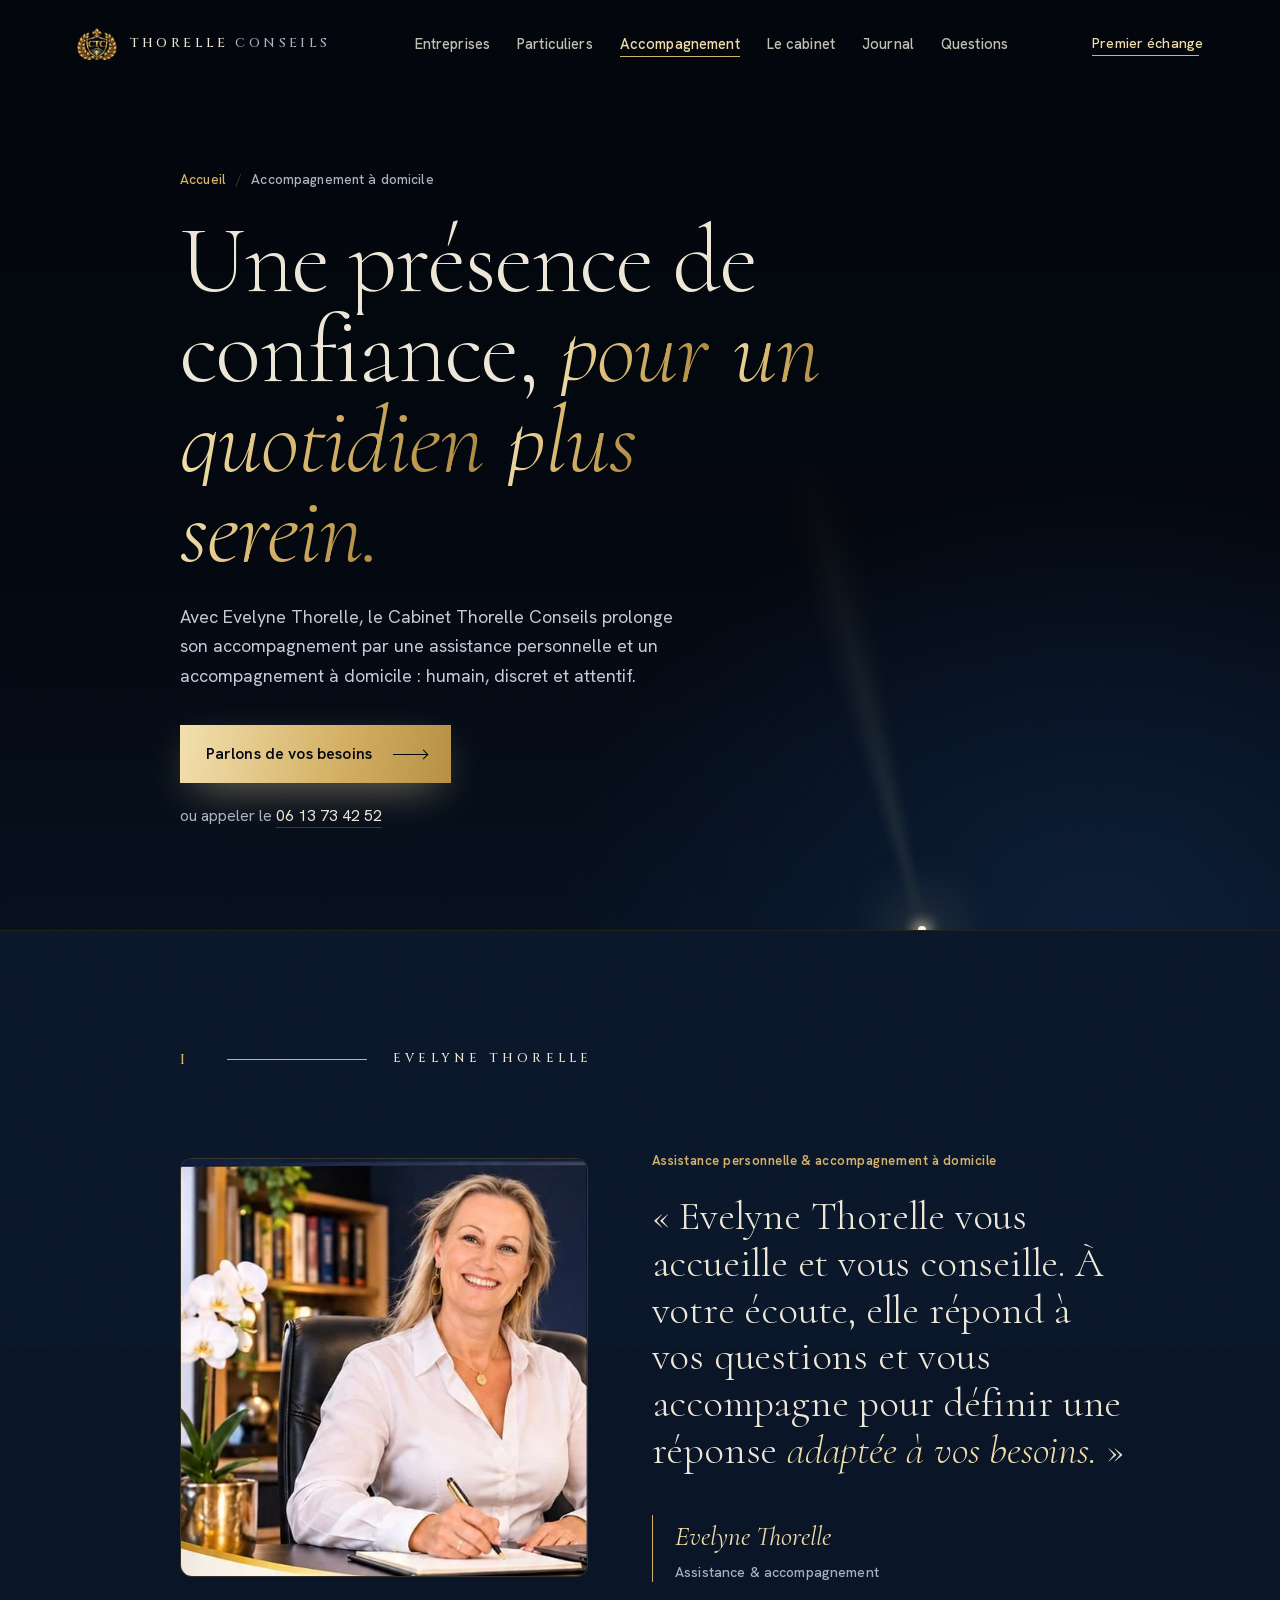
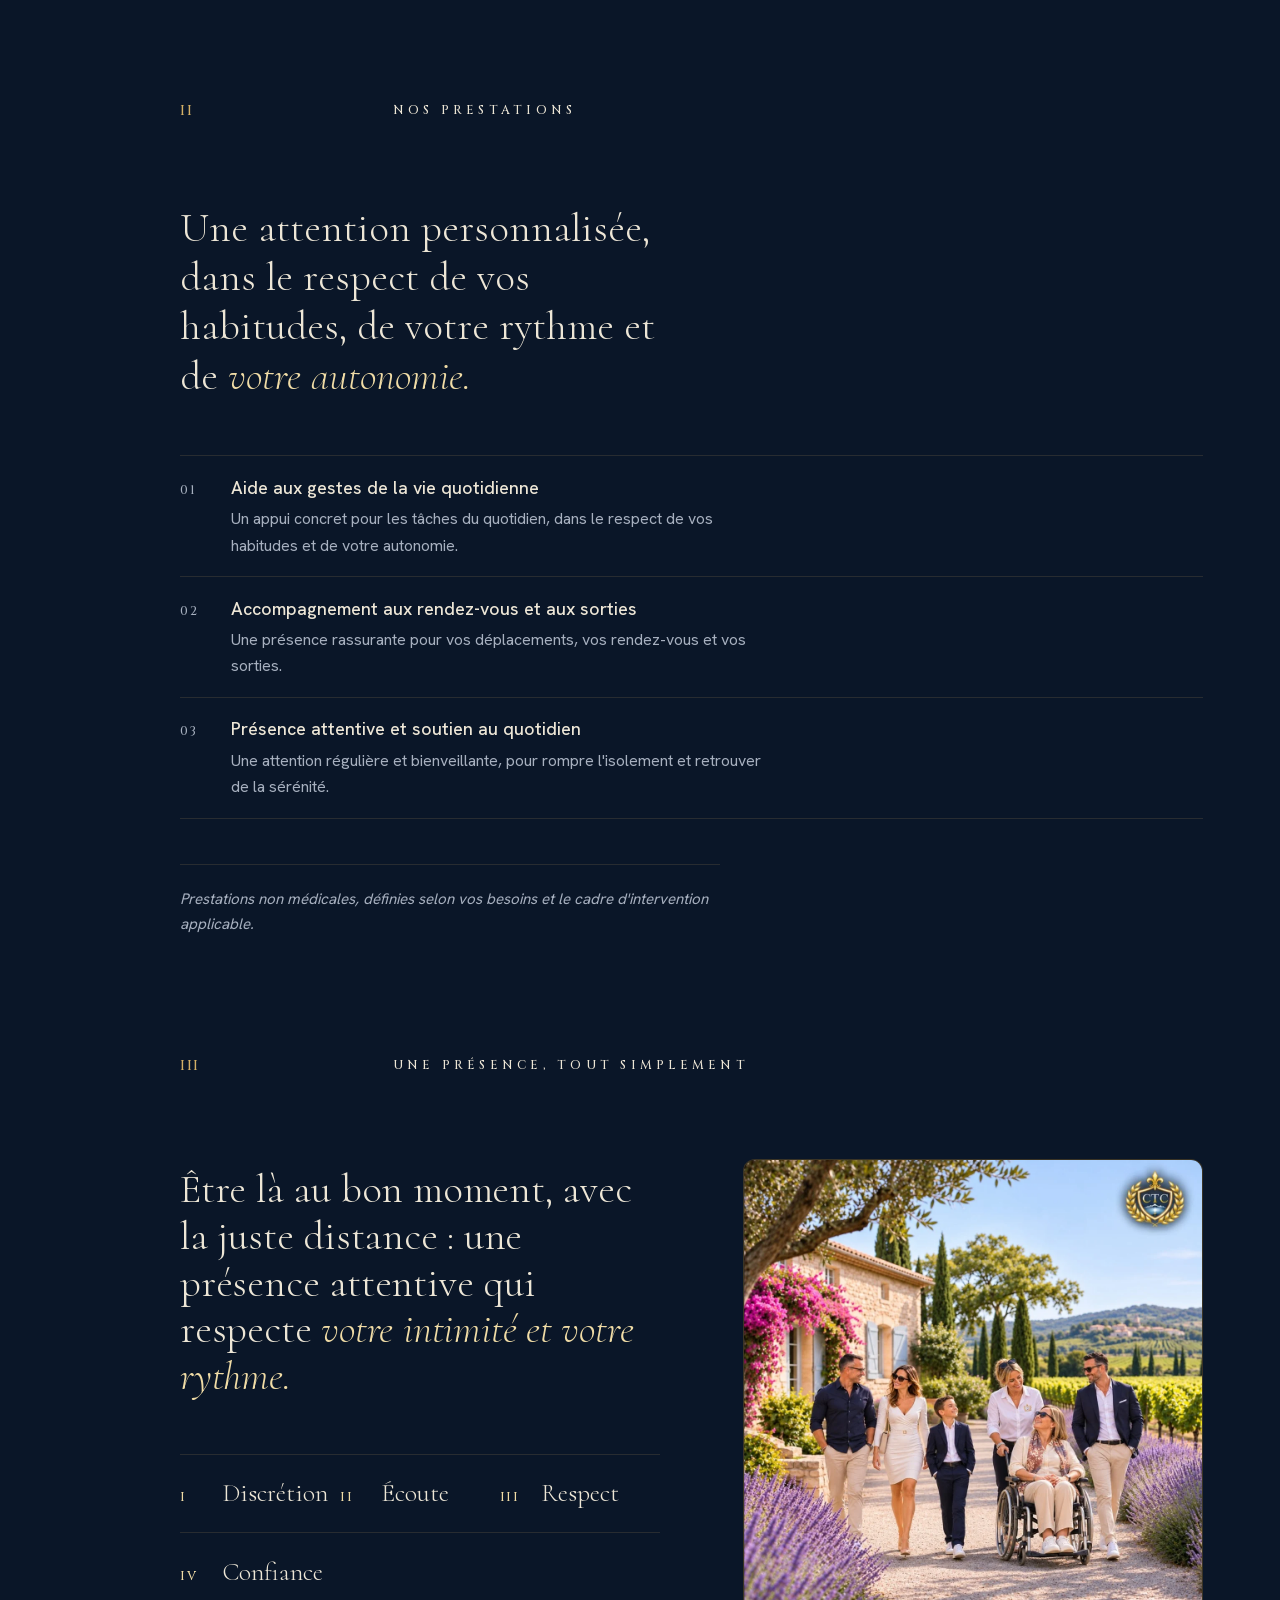
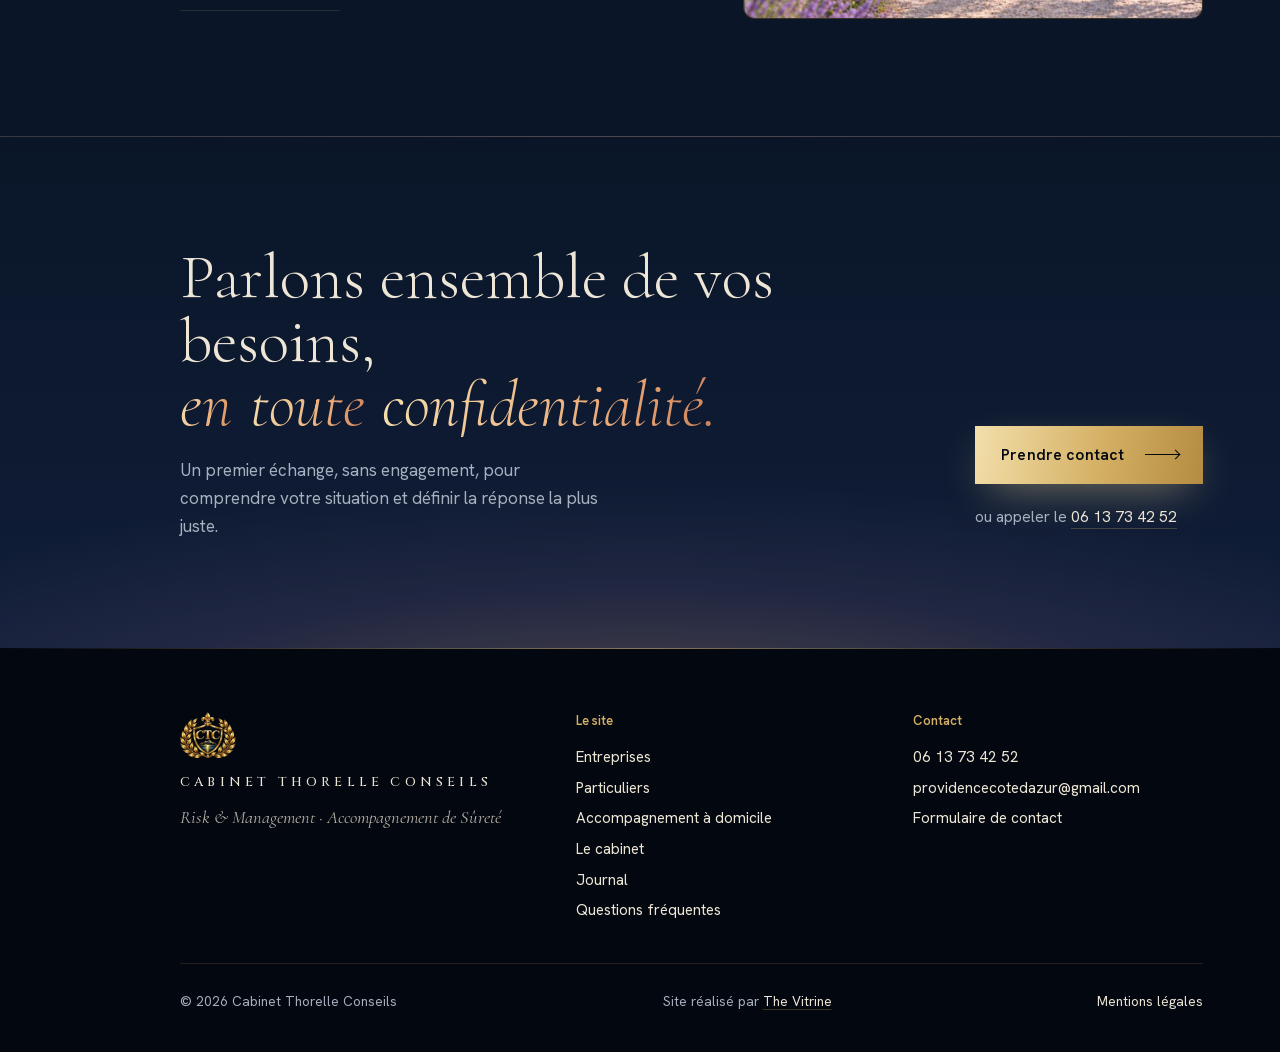
<file: accompagnement/index.html>
<!doctype html>
<html lang="fr">
<head>
  <meta charset="utf-8">
  <meta name="viewport" content="width=device-width, initial-scale=1, viewport-fit=cover">
  <title>Assistance personnelle & accompagnement à domicile — Cabinet Thorelle</title>
  <meta name="description" content="Avec Evelyne Thorelle, une assistance personnelle et un accompagnement à domicile : aide au quotidien, accompagnement aux rendez-vous et présence attentive. Prestations non médicales, en toute confidentialité.">
  <meta name="theme-color" content="#03070f">
  <link rel="canonical" href="https://www.thorellesurete.fr/accompagnement/">
  <meta property="og:url" content="https://www.thorellesurete.fr/accompagnement/">
  <meta property="og:title" content="Assistance personnelle & accompagnement à domicile — Cabinet Thorelle">
  <meta property="og:description" content="Avec Evelyne Thorelle : aide aux gestes du quotidien, accompagnement aux rendez-vous et aux sorties, présence attentive. Une présence de confiance, pour un quotidien plus serein.">
  <meta property="og:image" content="https://www.thorellesurete.fr/assets/og-card.jpg?v=2">
  <meta property="og:image:width" content="1200">
  <meta property="og:image:height" content="630">
  <meta name="twitter:card" content="summary_large_image">
  <meta property="og:locale" content="fr_FR">
  <meta property="og:type" content="website">
  <link rel="icon" href="/favicon.ico" sizes="48x48">
  <link rel="icon" type="image/png" sizes="32x32" href="/assets/favicon-32.png?v=3">
  <link rel="icon" type="image/png" sizes="96x96" href="/assets/favicon-96.png?v=3">
  <link rel="apple-touch-icon" href="/apple-touch-icon.png?v=3">
  <link rel="manifest" href="/site.webmanifest">
  <link rel="preload" href="/fonts/cormorant.woff2" as="font" type="font/woff2" crossorigin>
  <link rel="preload" href="/fonts/cormorant-italic.woff2" as="font" type="font/woff2" crossorigin>
  <link rel="preload" href="/fonts/hanken-grotesk.woff2" as="font" type="font/woff2" crossorigin>
  <link rel="stylesheet" href="/styles.css?v=20261114c">
  <script>document.documentElement.classList.add('js');</script>
  <script type="application/ld+json">{"@context": "https://schema.org", "@type": "Service", "name": "Assistance personnelle et accompagnement à domicile", "serviceType": "Assistance à domicile (prestations non médicales)", "provider": {"@type": "ProfessionalService", "name": "Cabinet Thorelle Conseils", "description": "Risk & Management, accompagnement de sûreté et assistance personnelle pour les entreprises et les particuliers.", "telephone": "+33613734252", "email": "providencecotedazur@gmail.com", "url": "https://www.thorellesurete.fr/"}, "areaServed": {"@type": "Place", "name": "Côte d'Azur"}, "offers": {"@type": "Offer", "itemOffered": {"@type": "Service", "name": "Aide aux gestes de la vie quotidienne, accompagnement aux rendez-vous et aux sorties, présence attentive et soutien au quotidien"}}}</script>
  <script type="application/ld+json">{"@context": "https://schema.org", "@type": "BreadcrumbList", "itemListElement": [{"@type": "ListItem", "position": 1, "name": "Accueil", "item": "https://www.thorellesurete.fr/"}, {"@type": "ListItem", "position": 2, "name": "Accompagnement à domicile", "item": "https://www.thorellesurete.fr/accompagnement/"}]}</script>
</head>
<body>
  <a class="skip" href="#contenu">Aller au contenu</a>
  <div class="grain" aria-hidden="true"></div>
  <div class="dawn-sky" aria-hidden="true"></div>

  <header class="bridge">
    <a class="mark" href="/" aria-label="Cabinet Thorelle Conseils, accueil">
      <img src="/assets/crest-96.webp?v=2" alt="" width="40" height="33">
      <span class="mark-name">Thorelle <i>Conseils</i></span>
    </a>
    <nav class="topnav" aria-label="Navigation"><a href="/entreprises/">Entreprises</a><a href="/particuliers/">Particuliers</a><a href="/accompagnement/" aria-current="page">Accompagnement</a><a href="/cabinet/">Le cabinet</a><a href="/journal/">Journal</a><a href="/questions/">Questions</a></nav>
    <div class="bridge-right">
      <a class="bridge-cta" href="/contact/">Premier échange</a>
      <button class="menu-btn" type="button" aria-expanded="false" aria-controls="menu"><span class="menu-lines" aria-hidden="true"><i></i><i></i></span><span class="menu-label">Menu</span></button>
    </div>
  </header>

  <nav class="menu" id="menu" aria-label="Menu principal" aria-hidden="true">
    <ol class="menu-list">
      <li><a href="/"><span>I</span>Accueil</a></li>
      <li><a href="/entreprises/"><span>II</span>Entreprises</a></li>
      <li><a href="/particuliers/"><span>III</span>Particuliers</a></li>
      <li><a href="/accompagnement/" aria-current="page"><span>IV</span>Accompagnement</a></li>
      <li><a href="/cabinet/"><span>V</span>Le cabinet</a></li>
      <li><a href="/journal/"><span>VI</span>Journal</a></li>
      <li><a href="/questions/"><span>VII</span>Questions</a></li>
      <li><a href="/contact/"><span>✦</span>Contact</a></li>
    </ol>
    <div class="menu-foot">
      <a class="phone" href="tel:+33613734252"><span class="phone-label">Appeler</span><span class="phone-number">06&nbsp;13&nbsp;73&nbsp;42&nbsp;52</span></a>
      <a href="mailto:providencecotedazur@gmail.com">providencecotedazur@gmail.com</a>
      <p>Anticiper les risques, c'est préserver ce qui compte.</p>
    </div>
  </nav>

  <main id="contenu">
    <section class="page-hero" style="--beam-rot:-14deg;--beam-x:28%">
      <nav class="crumbs" aria-label="Fil d'Ariane" data-reveal><a href="/">Accueil</a> <span aria-hidden="true">/</span> <span aria-current="page">Accompagnement à domicile</span></nav>
      <h1 class="page-title" data-split>Une présence de confiance, <em>pour un quotidien plus serein.</em></h1>
      <p class="page-intro" data-reveal>Avec Evelyne Thorelle, le Cabinet Thorelle Conseils prolonge son accompagnement par une assistance personnelle et un accompagnement à domicile&nbsp;: humain, discret et attentif.</p>
      <div class="hero-actions" data-reveal>
        <a class="cta" href="/contact/?profil=Particulier"><span>Parlons de vos besoins</span><i aria-hidden="true"></i></a>
        <a class="cta-alt" href="tel:+33613734252">ou appeler le <span>06&nbsp;13&nbsp;73&nbsp;42&nbsp;52</span></a>
      </div>
    </section>

    <section class="page-section" aria-labelledby="h-evelyne">
      <header class="chapter-head">
        <span class="chapter-num">I</span>
        <span class="chapter-rule" data-draw></span>
        <h2 class="chapter-label" id="h-evelyne">Evelyne Thorelle</h2>
      </header>
      <div class="founder">
        <figure class="cutout media-reveal portrait-cutout">
          <picture>
            <source type="image/webp" srcset="/assets/evelyne-bureau.webp?v=1">
            <img src="/assets/evelyne-bureau.jpg?v=1" alt="Evelyne Thorelle, à son bureau au Cabinet Thorelle Conseils" width="515" height="530" loading="lazy" decoding="async">
          </picture>
        </figure>
        <div>
          <p class="dossier-tag">Assistance personnelle &amp; accompagnement à domicile</p>
          <p class="manifesto" data-reveal>« Evelyne Thorelle vous accueille et vous conseille. À votre écoute, elle répond à vos questions et vous accompagne pour définir une réponse <em>adaptée à vos besoins.</em> »</p>
          <p class="signature" data-reveal style="margin-top:2.6rem"><span class="sig-name">Evelyne Thorelle</span><span class="sig-role">Assistance &amp; accompagnement</span></p>
        </div>
      </div>
    </section>

    <section class="page-section" aria-labelledby="h-presta">
      <header class="chapter-head">
        <span class="chapter-num">II</span>
        <span class="chapter-rule" data-draw></span>
        <h2 class="chapter-label" id="h-presta">Nos prestations</h2>
      </header>
      <p class="lede" data-reveal>Une attention personnalisée, dans le respect de vos habitudes, de votre rythme et de <em>votre autonomie.</em></p>
      <ol class="index index-desc" data-reveal style="margin-top:clamp(2.5rem,6vh,4rem)">
        <li><span>01</span><div><strong>Aide aux gestes de la vie quotidienne</strong><p>Un appui concret pour les tâches du quotidien, dans le respect de vos habitudes et de votre autonomie.</p></div></li>
        <li><span>02</span><div><strong>Accompagnement aux rendez-vous et aux sorties</strong><p>Une présence rassurante pour vos déplacements, vos rendez-vous et vos sorties.</p></div></li>
        <li><span>03</span><div><strong>Présence attentive et soutien au quotidien</strong><p>Une attention régulière et bienveillante, pour rompre l'isolement et retrouver de la sérénité.</p></div></li>
      </ol>
      <p class="service-note" data-reveal>Prestations non médicales, définies selon vos besoins et le cadre d'intervention applicable.</p>
    </section>

    <section class="page-section" aria-labelledby="h-presence">
      <header class="chapter-head">
        <span class="chapter-num">III</span>
        <span class="chapter-rule" data-draw></span>
        <h2 class="chapter-label" id="h-presence">Une présence, tout simplement</h2>
      </header>
      <div class="founder founder-rev">
        <figure class="cutout media-reveal portrait-cutout">
          <picture>
            <source type="image/webp" srcset="/assets/accompagnement-provence.webp?v=1">
            <img src="/assets/accompagnement-provence.jpg?v=1" alt="Accompagnement d'une famille et d'une personne à mobilité réduite dans un domaine en Provence" width="1100" height="1100" loading="lazy" decoding="async">
          </picture>
        </figure>
        <div>
          <p class="manifesto" data-reveal>Être là au bon moment, avec la juste distance&nbsp;: une présence attentive qui respecte <em>votre intimité et votre rythme.</em></p>
          <ul class="values-grid values-grid-soft" data-reveal style="margin-top:clamp(2.5rem,6vh,3.5rem)">
            <li><span>I</span>Discrétion</li><li><span>II</span>Écoute</li><li><span>III</span>Respect</li><li><span>IV</span>Confiance</li>
          </ul>
        </div>
      </div>
    </section>

    <section class="page-cta" aria-label="Prendre contact">
      <div class="page-cta-inner">
        <div>
          <h2 data-split>Parlons ensemble de vos besoins, <em>en toute confidentialité.</em></h2>
          <p data-reveal>Un premier échange, sans engagement, pour comprendre votre situation et définir la réponse la plus juste.</p>
        </div>
        <div class="hero-actions" data-reveal>
          <a class="cta" href="/contact/?profil=Particulier"><span>Prendre contact</span><i aria-hidden="true"></i></a>
          <a class="cta-alt" href="tel:+33613734252">ou appeler le <span>06&nbsp;13&nbsp;73&nbsp;42&nbsp;52</span></a>
        </div>
      </div>
    </section>
  </main>

  <footer class="site-foot">
    <div class="foot-brand">
      <img src="/assets/crest-160.webp?v=2" alt="" width="56" height="46" loading="lazy" decoding="async">
      <p class="colophon-name">Cabinet Thorelle Conseils</p>
      <p class="colophon-sub">Risk &amp; Management · Accompagnement de Sûreté</p>
    </div>
    <nav aria-label="Pages">
      <p class="foot-title">Le site</p>
      <ul>
        <li><a href="/entreprises/">Entreprises</a></li>
        <li><a href="/particuliers/">Particuliers</a></li>
        <li><a href="/accompagnement/">Accompagnement à domicile</a></li>
        <li><a href="/cabinet/">Le cabinet</a></li>
        <li><a href="/journal/">Journal</a></li>
        <li><a href="/questions/">Questions fréquentes</a></li>
      </ul>
    </nav>
    <div>
      <p class="foot-title">Contact</p>
      <ul>
        <li><a href="tel:+33613734252">06&nbsp;13&nbsp;73&nbsp;42&nbsp;52</a></li>
        <li><a href="mailto:providencecotedazur@gmail.com">providencecotedazur@gmail.com</a></li>
        <li><a href="/contact/">Formulaire de contact</a></li>
      </ul>
    </div>
    <div class="foot-legal">
      <p>© <span id="year">2026</span> Cabinet Thorelle Conseils</p>
      <p>Site réalisé par <a href="https://thevitrine.fr/" target="_blank" rel="noopener">The Vitrine</a></p>
      <a href="/mentions-legales/">Mentions légales</a>
    </div>
  </footer>
  <nav class="dock" aria-label="Contact rapide">
    <a class="dock-call" href="tel:+33613734252"><svg aria-hidden="true" viewBox="0 0 24 24" width="18" height="18"><path fill="currentColor" d="M6.6 10.8a15.1 15.1 0 0 0 6.6 6.6l2.2-2.2c.3-.3.7-.4 1-.2 1.1.4 2.3.6 3.6.6.6 0 1 .4 1 1V20c0 .6-.4 1-1 1A17 17 0 0 1 3 4c0-.6.4-1 1-1h3.5c.6 0 1 .4 1 1 0 1.3.2 2.5.6 3.6.1.3 0 .7-.2 1l-2.3 2.2Z"/></svg>Appeler</a>
    <a class="dock-cta" href="/contact/">Premier échange</a>
  </nav>

  <script src="/script.js?v=20261114a" defer></script>
</body>
</html>
</file>
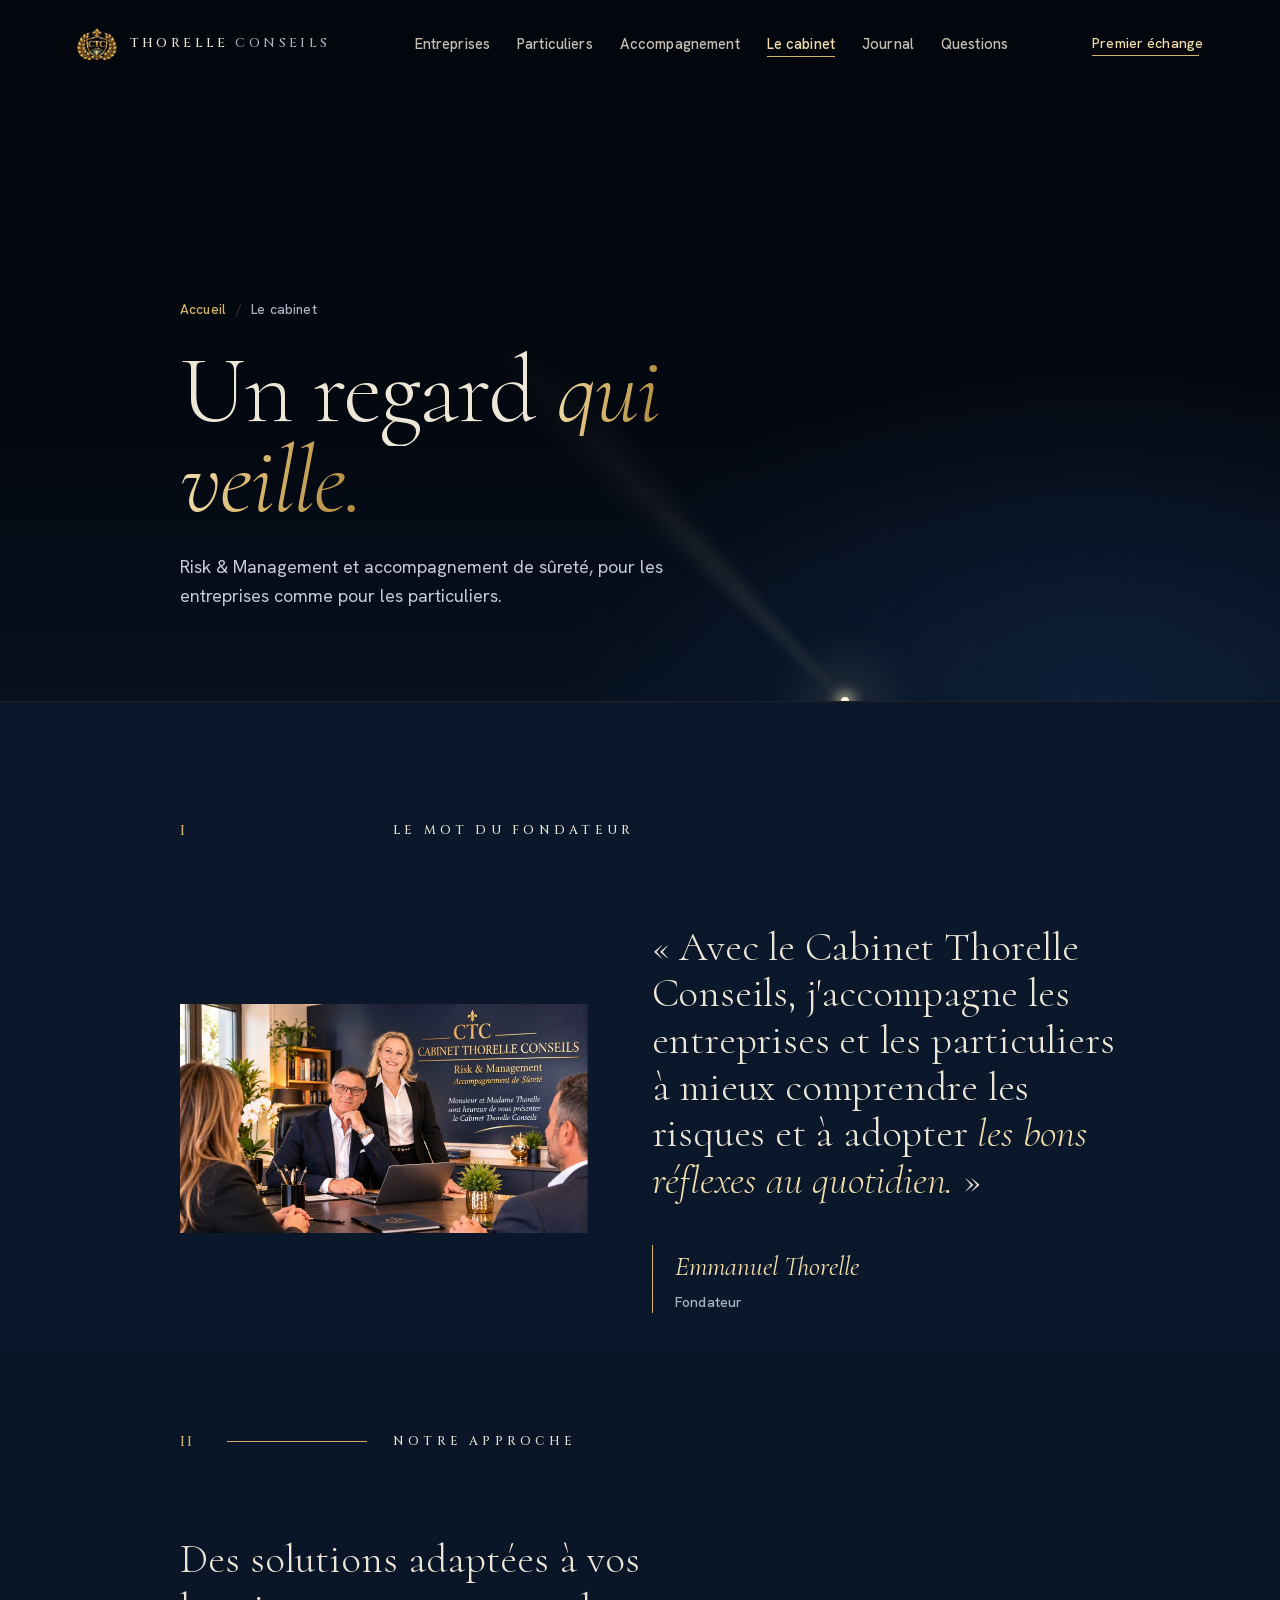
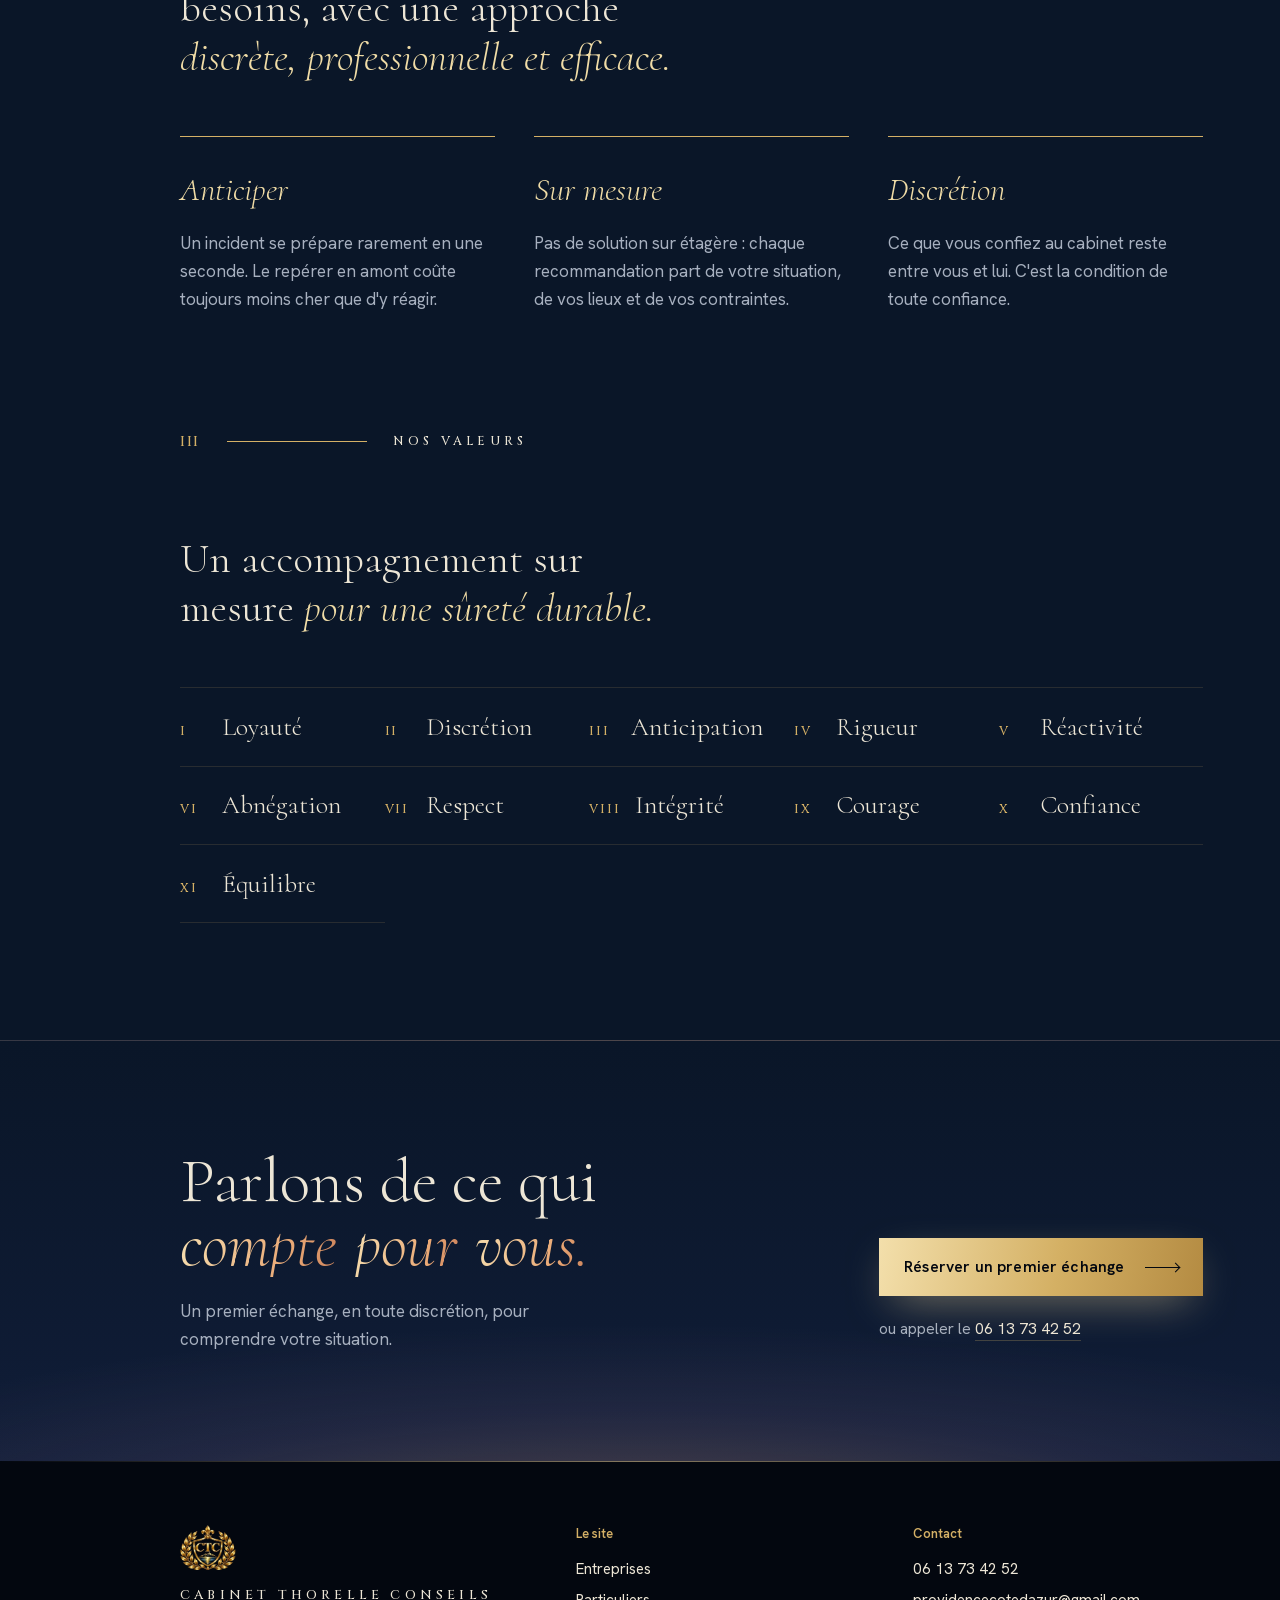
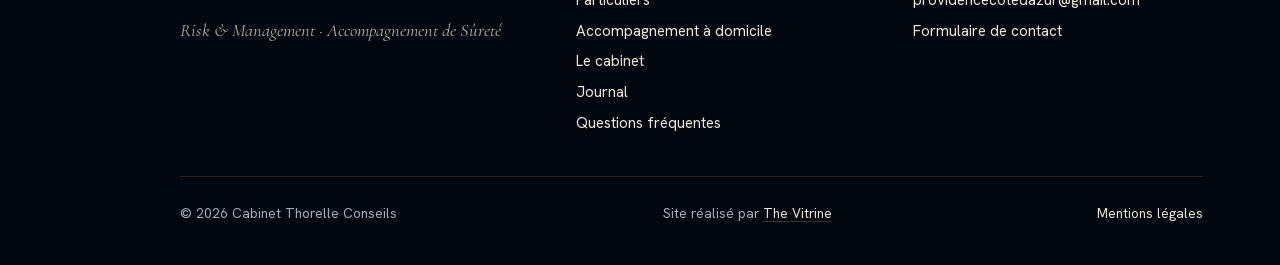
<file: cabinet/index.html>
<!doctype html>
<html lang="fr">
<head>
  <meta charset="utf-8">
  <meta name="viewport" content="width=device-width, initial-scale=1, viewport-fit=cover">
  <title>Emmanuel Thorelle, conseil en sûreté — Cabinet Thorelle</title>
  <meta name="description" content="Fondé par Emmanuel Thorelle, le Cabinet Thorelle Conseils accompagne entreprises et particuliers : gestion des risques et sûreté, sur mesure.">
  <meta name="theme-color" content="#03070f">
  <link rel="canonical" href="https://www.thorellesurete.fr/cabinet/">
  <meta property="og:url" content="https://www.thorellesurete.fr/cabinet/">
  <meta property="og:title" content="Emmanuel Thorelle, conseil en sûreté — Cabinet Thorelle">
  <meta property="og:description" content="Fondé par Emmanuel Thorelle, le Cabinet Thorelle Conseils accompagne entreprises et particuliers : gestion des risques et sûreté, sur mesure.">
  <meta property="og:image" content="https://www.thorellesurete.fr/assets/og-card.jpg?v=2">
  <meta property="og:image:width" content="1200">
  <meta property="og:image:height" content="630">
  <meta name="twitter:card" content="summary_large_image">
  <meta property="og:locale" content="fr_FR">
  <meta property="og:type" content="website">
  <link rel="icon" href="/favicon.ico" sizes="48x48">
  <link rel="icon" type="image/png" sizes="32x32" href="/assets/favicon-32.png?v=3">
  <link rel="icon" type="image/png" sizes="96x96" href="/assets/favicon-96.png?v=3">
  <link rel="apple-touch-icon" href="/apple-touch-icon.png?v=3">
  <link rel="manifest" href="/site.webmanifest">
  <link rel="preload" href="/fonts/cormorant.woff2" as="font" type="font/woff2" crossorigin>
  <link rel="preload" href="/fonts/cormorant-italic.woff2" as="font" type="font/woff2" crossorigin>
  <link rel="preload" href="/fonts/hanken-grotesk.woff2" as="font" type="font/woff2" crossorigin>
  <link rel="stylesheet" href="/styles.css?v=20261114a">
  <script>document.documentElement.classList.add('js');</script>
  <script type="application/ld+json">{"@context": "https://schema.org", "@type": "ProfessionalService", "name": "Cabinet Thorelle Conseils", "description": "Risk & Management, accompagnement de sûreté pour les entreprises et les particuliers.", "telephone": "+33613734252", "email": "providencecotedazur@gmail.com", "url": "https://www.thorellesurete.fr/", "founder": {"@type": "Person", "name": "Emmanuel Thorelle", "image": "https://www.thorellesurete.fr/assets/cabinet-portrait.jpg"}}</script>
  <script type="application/ld+json">{"@context": "https://schema.org", "@type": "BreadcrumbList", "itemListElement": [{"@type": "ListItem", "position": 1, "name": "Accueil", "item": "https://www.thorellesurete.fr/"}, {"@type": "ListItem", "position": 2, "name": "Le cabinet", "item": "https://www.thorellesurete.fr/cabinet/"}]}</script>
</head>
<body>
  <a class="skip" href="#contenu">Aller au contenu</a>
  <div class="grain" aria-hidden="true"></div>
  <div class="dawn-sky" aria-hidden="true"></div>

  <header class="bridge">
    <a class="mark" href="/" aria-label="Cabinet Thorelle Conseils, accueil">
      <img src="/assets/crest-96.webp?v=2" alt="" width="40" height="33">
      <span class="mark-name">Thorelle <i>Conseils</i></span>
    </a>
    <nav class="topnav" aria-label="Navigation"><a href="/entreprises/">Entreprises</a><a href="/particuliers/">Particuliers</a><a href="/accompagnement/">Accompagnement</a><a href="/cabinet/" aria-current="page">Le cabinet</a><a href="/journal/">Journal</a><a href="/questions/">Questions</a></nav>
    <div class="bridge-right">
      <a class="bridge-cta" href="/contact/">Premier échange</a>
      <button class="menu-btn" type="button" aria-expanded="false" aria-controls="menu"><span class="menu-lines" aria-hidden="true"><i></i><i></i></span><span class="menu-label">Menu</span></button>
    </div>
  </header>

  <nav class="menu" id="menu" aria-label="Menu principal" aria-hidden="true">
    <ol class="menu-list">
      <li><a href="/"><span>I</span>Accueil</a></li>
      <li><a href="/entreprises/"><span>II</span>Entreprises</a></li>
      <li><a href="/particuliers/"><span>III</span>Particuliers</a></li>
      <li><a href="/accompagnement/"><span>IV</span>Accompagnement</a></li>
      <li><a href="/cabinet/" aria-current="page"><span>V</span>Le cabinet</a></li>
      <li><a href="/journal/"><span>VI</span>Journal</a></li>
      <li><a href="/questions/"><span>VII</span>Questions</a></li>
      <li><a href="/contact/"><span>✦</span>Contact</a></li>
    </ol>
    <div class="menu-foot">
      <a class="phone" href="tel:+33613734252"><span class="phone-label">Appeler</span><span class="phone-number">06&nbsp;13&nbsp;73&nbsp;42&nbsp;52</span></a>
      <a href="mailto:providencecotedazur@gmail.com">providencecotedazur@gmail.com</a>
      <p>Anticiper les risques, c'est préserver ce qui compte.</p>
    </div>
  </nav>

  <main id="contenu">
    <section class="page-hero" style="--beam-rot:-44deg;--beam-x:34%">
      <nav class="crumbs" aria-label="Fil d'Ariane" data-reveal><a href="/">Accueil</a> <span aria-hidden="true">/</span> <span aria-current="page">Le cabinet</span></nav>
      <h1 class="page-title" data-split>Un regard <em>qui veille.</em></h1>
      <p class="page-intro" data-reveal>Risk &amp; Management et accompagnement de sûreté, pour les entreprises comme pour les particuliers.</p>
    </section>

    <section class="page-section" aria-labelledby="h-mot">
      <header class="chapter-head">
        <span class="chapter-num">I</span>
        <span class="chapter-rule" data-draw></span>
        <h2 class="chapter-label" id="h-mot">Le mot du fondateur</h2>
      </header>
      <div class="founder">
        <figure class="cutout media-reveal">
          <picture>
            <source media="(max-width: 860px)" srcset="/assets/cabinet-thorelle-960.webp">
            <img src="/assets/cabinet-thorelle.webp" alt="Emmanuel et Madame Thorelle au Cabinet Thorelle Conseils, en rendez-vous avec des clients" width="1600" height="900" loading="lazy" decoding="async">
          </picture>
        </figure>
        <div>
        <p class="manifesto" data-reveal>« Avec le Cabinet Thorelle Conseils, j'accompagne les entreprises et les particuliers à mieux comprendre les risques et à adopter <em>les bons réflexes au quotidien.</em> »</p>
        <p class="signature" data-reveal style="margin-top:2.6rem"><span class="sig-name">Emmanuel Thorelle</span><span class="sig-role">Fondateur</span></p>
        </div>
      </div>
    </section>

    <section class="page-section" aria-labelledby="h-approche">
      <header class="chapter-head">
        <span class="chapter-num">II</span>
        <span class="chapter-rule" data-draw></span>
        <h2 class="chapter-label" id="h-approche">Notre approche</h2>
      </header>
      <p class="lede" data-reveal style="margin-bottom:clamp(2.5rem,6vh,4rem)">Des solutions adaptées à vos besoins, avec une approche <em>discrète, professionnelle et efficace.</em></p>
      <div class="pillars-grid" data-stagger>
        <article data-reveal><h3>Anticiper</h3><p>Un incident se prépare rarement en une seconde. Le repérer en amont coûte toujours moins cher que d'y réagir.</p></article>
        <article data-reveal><h3>Sur mesure</h3><p>Pas de solution sur étagère : chaque recommandation part de votre situation, de vos lieux et de vos contraintes.</p></article>
        <article data-reveal><h3>Discrétion</h3><p>Ce que vous confiez au cabinet reste entre vous et lui. C'est la condition de toute confiance.</p></article>
      </div>
    </section>

    <section class="page-section" aria-labelledby="h-valeurs">
      <header class="chapter-head">
        <span class="chapter-num">III</span>
        <span class="chapter-rule" data-draw></span>
        <h2 class="chapter-label" id="h-valeurs">Nos valeurs</h2>
      </header>
      <p class="lede" data-reveal style="margin-bottom:clamp(2.5rem,6vh,4rem)">Un accompagnement sur mesure <em>pour une sûreté durable.</em></p>
      <ul class="values-grid" data-reveal>
        <li><span>I</span>Loyauté</li><li><span>II</span>Discrétion</li><li><span>III</span>Anticipation</li><li><span>IV</span>Rigueur</li><li><span>V</span>Réactivité</li><li><span>VI</span>Abnégation</li><li><span>VII</span>Respect</li><li><span>VIII</span>Intégrité</li><li><span>IX</span>Courage</li><li><span>X</span>Confiance</li><li><span>XI</span>Équilibre</li>
      </ul>
    </section>

    <section class="page-cta" aria-label="Prendre contact">
      <div class="page-cta-inner">
        <div>
          <h2 data-split>Parlons de ce qui <em>compte pour vous.</em></h2>
          <p data-reveal>Un premier échange, en toute discrétion, pour comprendre votre situation.</p>
        </div>
        <div class="hero-actions" data-reveal>
          <a class="cta" href="/contact/"><span>Réserver un premier échange</span><i aria-hidden="true"></i></a>
          <a class="cta-alt" href="tel:+33613734252">ou appeler le <span>06&nbsp;13&nbsp;73&nbsp;42&nbsp;52</span></a>
        </div>
      </div>
    </section>
  </main>

  <footer class="site-foot">
    <div class="foot-brand">
      <img src="/assets/crest-160.webp?v=2" alt="" width="56" height="46" loading="lazy" decoding="async">
      <p class="colophon-name">Cabinet Thorelle Conseils</p>
      <p class="colophon-sub">Risk &amp; Management · Accompagnement de Sûreté</p>
    </div>
    <nav aria-label="Pages">
      <p class="foot-title">Le site</p>
      <ul>
        <li><a href="/entreprises/">Entreprises</a></li>
        <li><a href="/particuliers/">Particuliers</a></li>
        <li><a href="/accompagnement/">Accompagnement à domicile</a></li>
        <li><a href="/cabinet/">Le cabinet</a></li>
        <li><a href="/journal/">Journal</a></li>
        <li><a href="/questions/">Questions fréquentes</a></li>
      </ul>
    </nav>
    <div>
      <p class="foot-title">Contact</p>
      <ul>
        <li><a href="tel:+33613734252">06&nbsp;13&nbsp;73&nbsp;42&nbsp;52</a></li>
        <li><a href="mailto:providencecotedazur@gmail.com">providencecotedazur@gmail.com</a></li>
        <li><a href="/contact/">Formulaire de contact</a></li>
      </ul>
    </div>
    <div class="foot-legal">
      <p>© <span id="year">2026</span> Cabinet Thorelle Conseils</p>
      <p>Site réalisé par <a href="https://thevitrine.fr/" target="_blank" rel="noopener">The Vitrine</a></p>
      <a href="/mentions-legales/">Mentions légales</a>
    </div>
  </footer>
  <nav class="dock" aria-label="Contact rapide">
    <a class="dock-call" href="tel:+33613734252"><svg aria-hidden="true" viewBox="0 0 24 24" width="18" height="18"><path fill="currentColor" d="M6.6 10.8a15.1 15.1 0 0 0 6.6 6.6l2.2-2.2c.3-.3.7-.4 1-.2 1.1.4 2.3.6 3.6.6.6 0 1 .4 1 1V20c0 .6-.4 1-1 1A17 17 0 0 1 3 4c0-.6.4-1 1-1h3.5c.6 0 1 .4 1 1 0 1.3.2 2.5.6 3.6.1.3 0 .7-.2 1l-2.3 2.2Z"/></svg>Appeler</a>
    <a class="dock-cta" href="/contact/">Premier échange</a>
  </nav>

  <script src="/script.js?v=20261107j" defer></script>
</body>
</html>
</file>
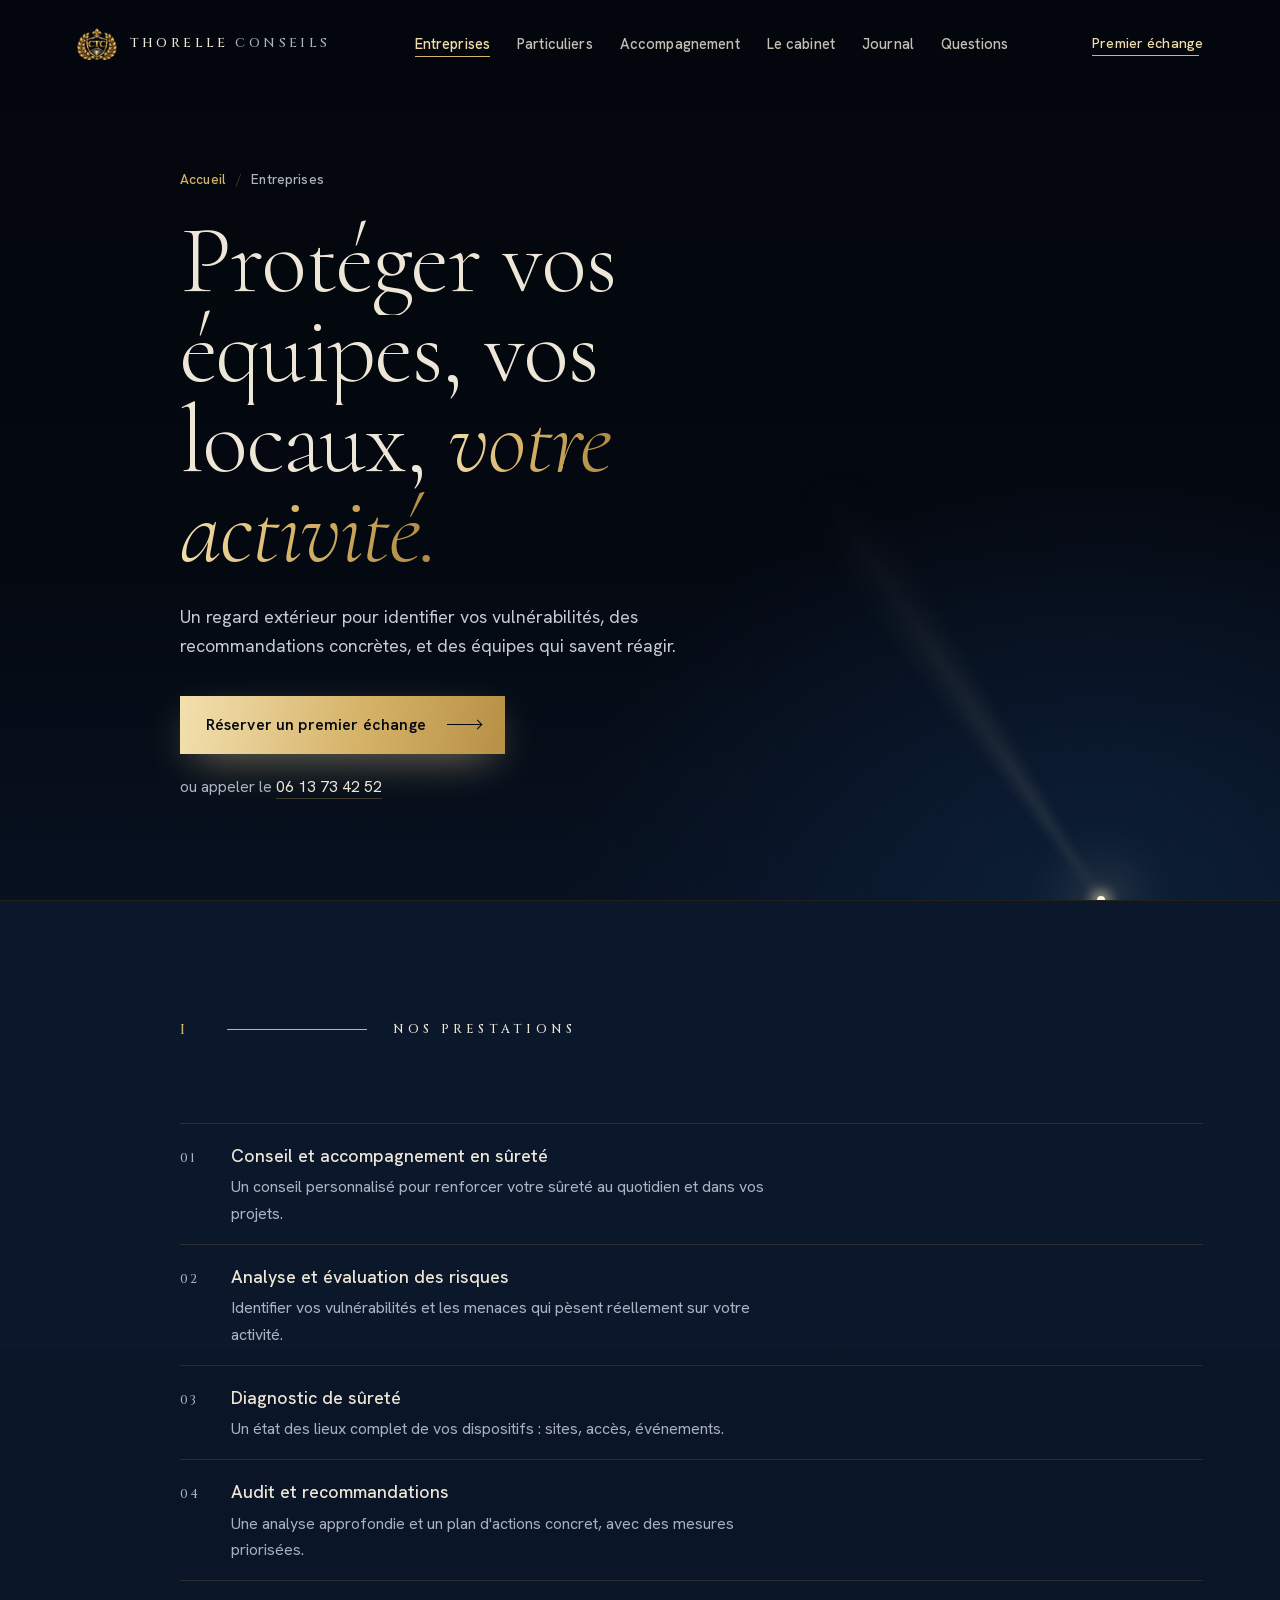
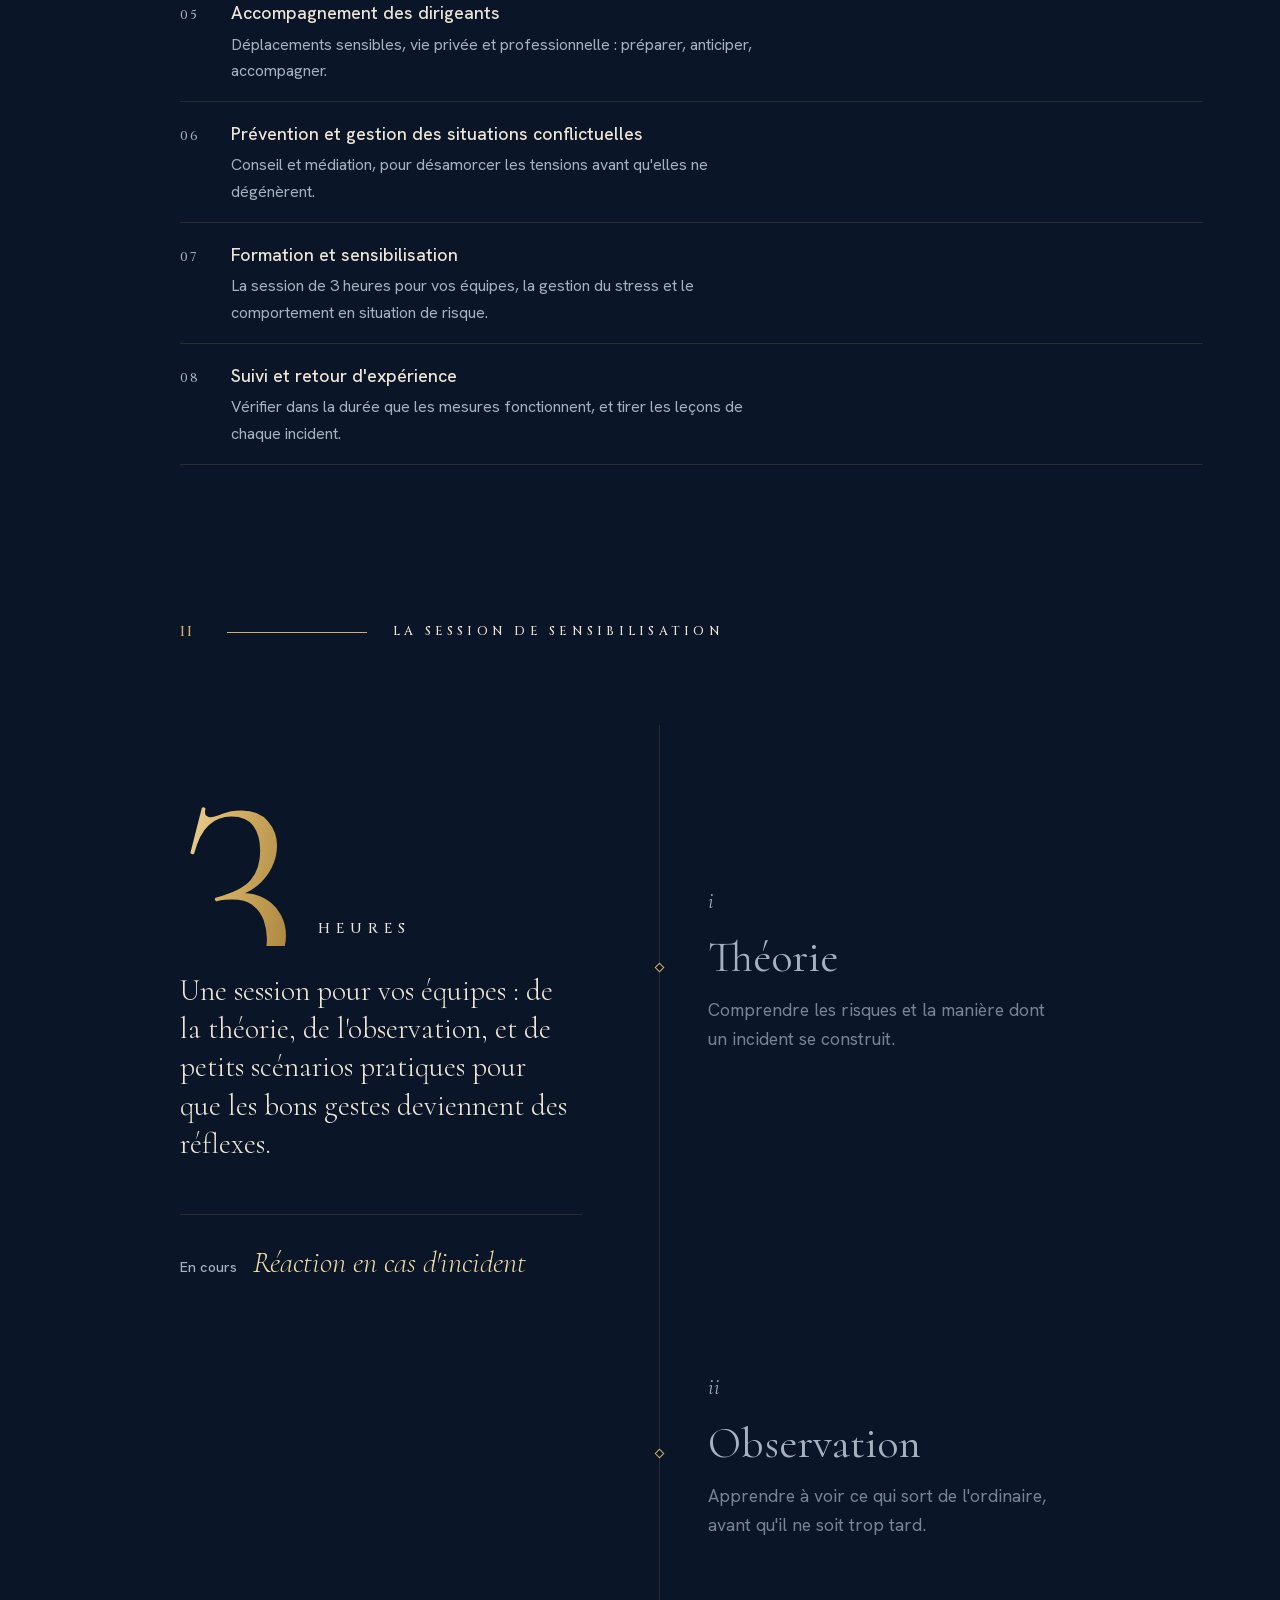
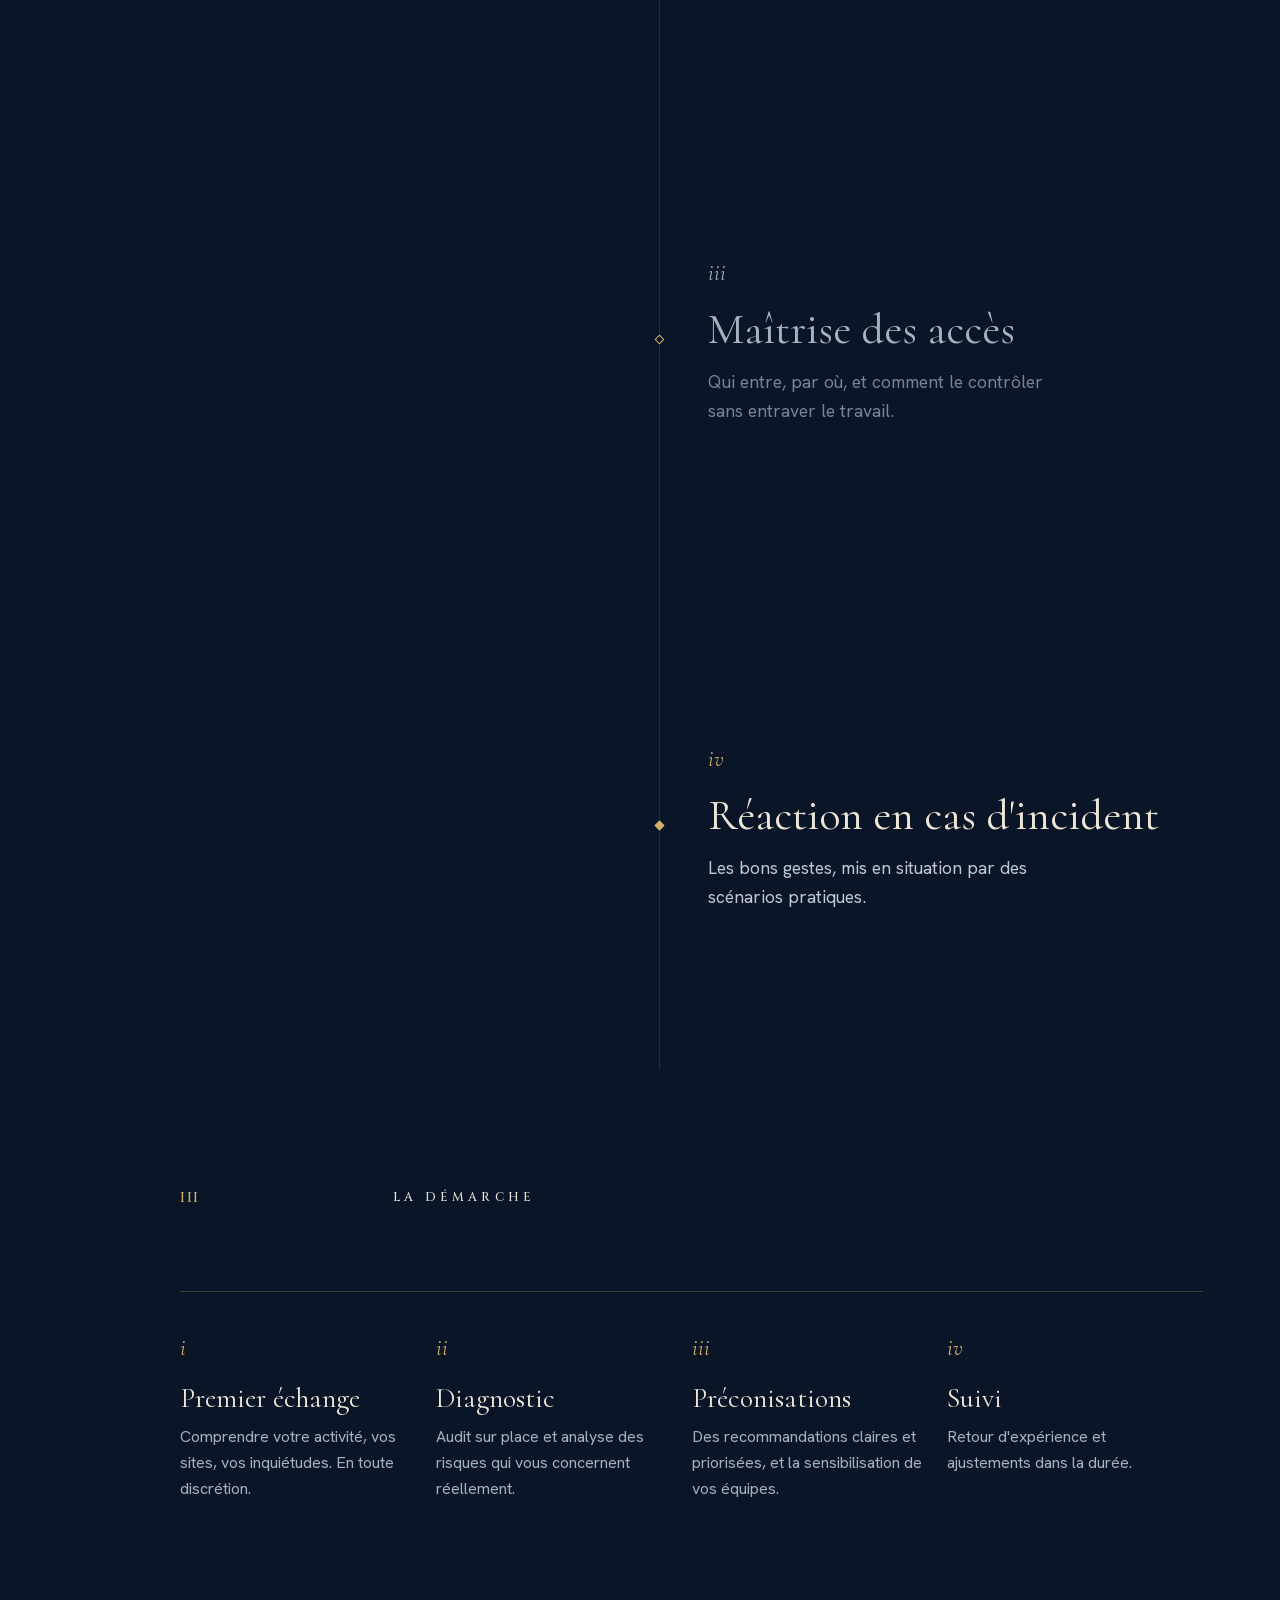
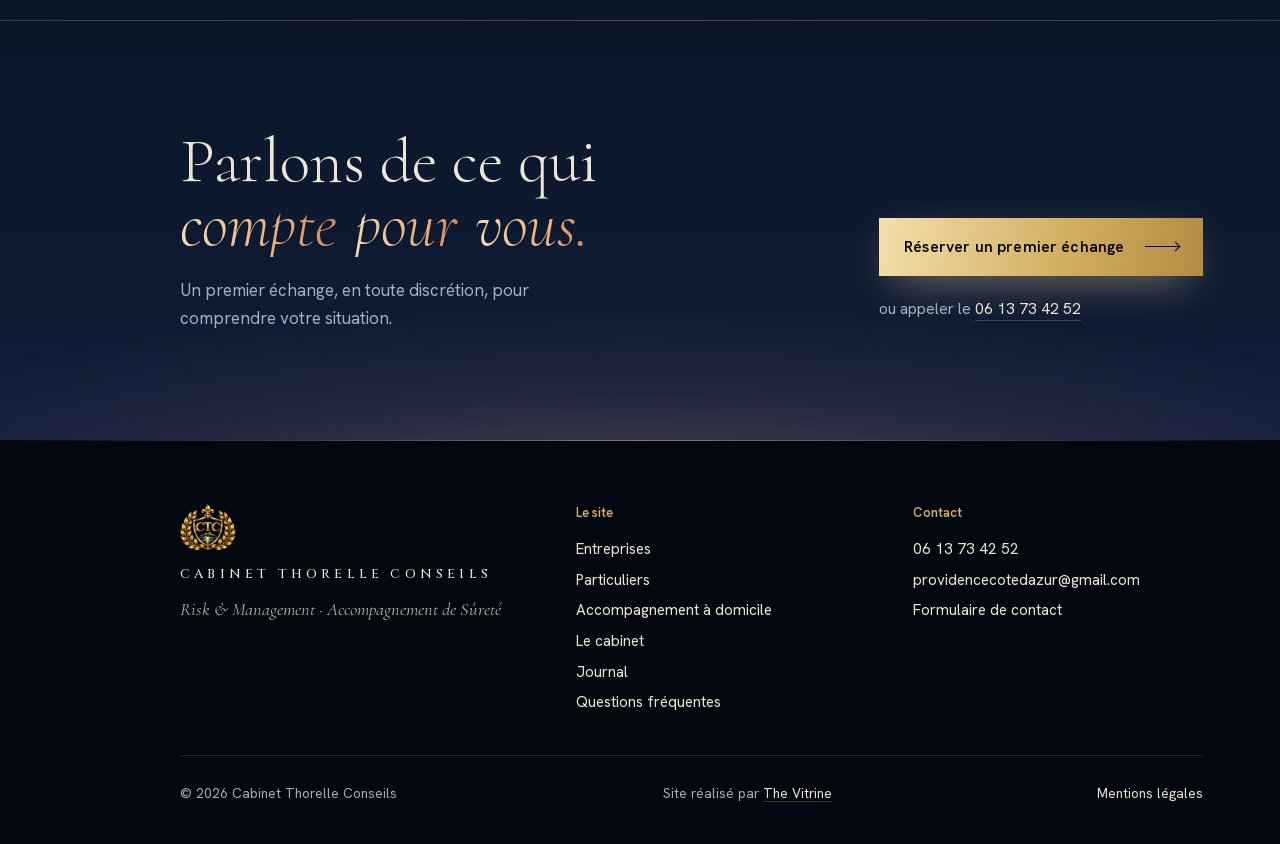
<file: entreprises/index.html>
<!doctype html>
<html lang="fr">
<head>
  <meta charset="utf-8">
  <meta name="viewport" content="width=device-width, initial-scale=1, viewport-fit=cover">
  <title>Audit de sûreté et sensibilisation en entreprise — Cabinet Thorelle</title>
  <meta name="description" content="Audit de sûreté, analyse des risques, sensibilisation des équipes en 3 heures et accompagnement des déplacements sensibles pour votre entreprise.">
  <meta name="theme-color" content="#03070f">
  <link rel="canonical" href="https://www.thorellesurete.fr/entreprises/">
  <meta property="og:url" content="https://www.thorellesurete.fr/entreprises/">
  <meta property="og:title" content="Audit de sûreté et sensibilisation en entreprise — Cabinet Thorelle">
  <meta property="og:description" content="Audit de sûreté, analyse des risques, sensibilisation des équipes en 3 heures et accompagnement des déplacements sensibles pour votre entreprise.">
  <meta property="og:image" content="https://www.thorellesurete.fr/assets/og-card.jpg?v=2">
  <meta property="og:image:width" content="1200">
  <meta property="og:image:height" content="630">
  <meta name="twitter:card" content="summary_large_image">
  <meta property="og:locale" content="fr_FR">
  <meta property="og:type" content="website">
  <link rel="icon" href="/favicon.ico" sizes="48x48">
  <link rel="icon" type="image/png" sizes="32x32" href="/assets/favicon-32.png?v=3">
  <link rel="icon" type="image/png" sizes="96x96" href="/assets/favicon-96.png?v=3">
  <link rel="apple-touch-icon" href="/apple-touch-icon.png?v=3">
  <link rel="manifest" href="/site.webmanifest">
  <link rel="preload" href="/fonts/cormorant.woff2" as="font" type="font/woff2" crossorigin>
  <link rel="preload" href="/fonts/cormorant-italic.woff2" as="font" type="font/woff2" crossorigin>
  <link rel="preload" href="/fonts/hanken-grotesk.woff2" as="font" type="font/woff2" crossorigin>
  <link rel="stylesheet" href="/styles.css?v=20261114a">
  <script>document.documentElement.classList.add('js');</script>
  <script type="application/ld+json">{"@context": "https://schema.org", "@type": "Service", "name": "Accompagnement de sûreté pour les entreprises", "provider": {"@type": "ProfessionalService", "name": "Cabinet Thorelle Conseils", "description": "Risk & Management, accompagnement de sûreté pour les entreprises et les particuliers.", "telephone": "+33613734252", "email": "providencecotedazur@gmail.com", "url": "https://www.thorellesurete.fr/", "founder": {"@type": "Person", "name": "Emmanuel Thorelle"}}, "serviceType": "Conseil en sûreté"}</script>
  <script type="application/ld+json">{"@context": "https://schema.org", "@type": "BreadcrumbList", "itemListElement": [{"@type": "ListItem", "position": 1, "name": "Accueil", "item": "https://www.thorellesurete.fr/"}, {"@type": "ListItem", "position": 2, "name": "Entreprises", "item": "https://www.thorellesurete.fr/entreprises/"}]}</script>
</head>
<body>
  <a class="skip" href="#contenu">Aller au contenu</a>
  <div class="grain" aria-hidden="true"></div>
  <div class="dawn-sky" aria-hidden="true"></div>

  <header class="bridge">
    <a class="mark" href="/" aria-label="Cabinet Thorelle Conseils, accueil">
      <img src="/assets/crest-96.webp?v=2" alt="" width="40" height="33">
      <span class="mark-name">Thorelle <i>Conseils</i></span>
    </a>
    <nav class="topnav" aria-label="Navigation"><a href="/entreprises/" aria-current="page">Entreprises</a><a href="/particuliers/">Particuliers</a><a href="/accompagnement/">Accompagnement</a><a href="/cabinet/">Le cabinet</a><a href="/journal/">Journal</a><a href="/questions/">Questions</a></nav>
    <div class="bridge-right">
      <a class="bridge-cta" href="/contact/">Premier échange</a>
      <button class="menu-btn" type="button" aria-expanded="false" aria-controls="menu"><span class="menu-lines" aria-hidden="true"><i></i><i></i></span><span class="menu-label">Menu</span></button>
    </div>
  </header>

  <nav class="menu" id="menu" aria-label="Menu principal" aria-hidden="true">
    <ol class="menu-list">
      <li><a href="/"><span>I</span>Accueil</a></li>
      <li><a href="/entreprises/" aria-current="page"><span>II</span>Entreprises</a></li>
      <li><a href="/particuliers/"><span>III</span>Particuliers</a></li>
      <li><a href="/accompagnement/"><span>IV</span>Accompagnement</a></li>
      <li><a href="/cabinet/"><span>V</span>Le cabinet</a></li>
      <li><a href="/journal/"><span>VI</span>Journal</a></li>
      <li><a href="/questions/"><span>VII</span>Questions</a></li>
      <li><a href="/contact/"><span>✦</span>Contact</a></li>
    </ol>
    <div class="menu-foot">
      <a class="phone" href="tel:+33613734252"><span class="phone-label">Appeler</span><span class="phone-number">06&nbsp;13&nbsp;73&nbsp;42&nbsp;52</span></a>
      <a href="mailto:providencecotedazur@gmail.com">providencecotedazur@gmail.com</a>
      <p>Anticiper les risques, c'est préserver ce qui compte.</p>
    </div>
  </nav>

  <main id="contenu">
    <section class="page-hero" style="--beam-rot:-34deg;--beam-x:14%">
      <nav class="crumbs" aria-label="Fil d'Ariane" data-reveal><a href="/">Accueil</a> <span aria-hidden="true">/</span> <span aria-current="page">Entreprises</span></nav>
      <h1 class="page-title" data-split>Protéger vos équipes, vos locaux, <em>votre activité.</em></h1>
      <p class="page-intro" data-reveal>Un regard extérieur pour identifier vos vulnérabilités, des recommandations concrètes, et des équipes qui savent réagir.</p>
      <div class="hero-actions" data-reveal>
        <a class="cta" href="/contact/"><span>Réserver un premier échange</span><i aria-hidden="true"></i></a>
        <a class="cta-alt" href="tel:+33613734252">ou appeler le <span>06&nbsp;13&nbsp;73&nbsp;42&nbsp;52</span></a>
      </div>
    </section>

    <section class="page-section" aria-labelledby="h-presta">
      <header class="chapter-head">
        <span class="chapter-num">I</span>
        <span class="chapter-rule" data-draw></span>
        <h2 class="chapter-label" id="h-presta">Nos prestations</h2>
      </header>
      <ol class="index index-desc" data-reveal>
        <li><span>01</span><div><strong>Conseil et accompagnement en sûreté</strong><p>Un conseil personnalisé pour renforcer votre sûreté au quotidien et dans vos projets.</p></div></li>
        <li><span>02</span><div><strong>Analyse et évaluation des risques</strong><p>Identifier vos vulnérabilités et les menaces qui pèsent réellement sur votre activité.</p></div></li>
        <li><span>03</span><div><strong>Diagnostic de sûreté</strong><p>Un état des lieux complet de vos dispositifs : sites, accès, événements.</p></div></li>
        <li><span>04</span><div><strong>Audit et recommandations</strong><p>Une analyse approfondie et un plan d'actions concret, avec des mesures priorisées.</p></div></li>
        <li><span>05</span><div><strong>Accompagnement des dirigeants</strong><p>Déplacements sensibles, vie privée et professionnelle : préparer, anticiper, accompagner.</p></div></li>
        <li><span>06</span><div><strong>Prévention et gestion des situations conflictuelles</strong><p>Conseil et médiation, pour désamorcer les tensions avant qu'elles ne dégénèrent.</p></div></li>
        <li><span>07</span><div><strong>Formation et sensibilisation</strong><p>La session de 3 heures pour vos équipes, la gestion du stress et le comportement en situation de risque.</p></div></li>
        <li><span>08</span><div><strong>Suivi et retour d'expérience</strong><p>Vérifier dans la durée que les mesures fonctionnent, et tirer les leçons de chaque incident.</p></div></li>
      </ol>
    </section>

    <section class="page-section session" aria-labelledby="h-session">
      <header class="chapter-head">
        <span class="chapter-num">II</span>
        <span class="chapter-rule" data-draw></span>
        <h2 class="chapter-label" id="h-session">La session de sensibilisation</h2>
      </header>
      <div class="session-intro">
        <p class="session-big" data-reveal><span class="three">3</span><span class="three-unit">heures</span></p>
        <p class="session-text" data-reveal>Une session pour vos équipes : de la théorie, de l'observation, et de petits scénarios pratiques pour que les bons gestes deviennent des réflexes.</p>
        <p class="session-now" aria-hidden="true"><span>En cours</span><b>Théorie</b></p>
      </div>
      <ol class="score" data-stagger aria-label="Déroulé de la session">
        <li data-reveal><span class="score-mark">i</span><h3>Théorie</h3><p>Comprendre les risques et la manière dont un incident se construit.</p></li>
        <li data-reveal><span class="score-mark">ii</span><h3>Observation</h3><p>Apprendre à voir ce qui sort de l'ordinaire, avant qu'il ne soit trop tard.</p></li>
        <li data-reveal><span class="score-mark">iii</span><h3>Maîtrise des accès</h3><p>Qui entre, par où, et comment le contrôler sans entraver le travail.</p></li>
        <li data-reveal><span class="score-mark">iv</span><h3>Réaction en cas d'incident</h3><p>Les bons gestes, mis en situation par des scénarios pratiques.</p></li>
      </ol>
    </section>

    <section class="page-section" aria-labelledby="h-demarche">
      <header class="chapter-head">
        <span class="chapter-num">III</span>
        <span class="chapter-rule" data-draw></span>
        <h2 class="chapter-label" id="h-demarche">La démarche</h2>
      </header>
      <ol class="process" data-stagger>
        <li data-reveal><h3>Premier échange</h3><p>Comprendre votre activité, vos sites, vos inquiétudes. En toute discrétion.</p></li>
        <li data-reveal><h3>Diagnostic</h3><p>Audit sur place et analyse des risques qui vous concernent réellement.</p></li>
        <li data-reveal><h3>Préconisations</h3><p>Des recommandations claires et priorisées, et la sensibilisation de vos équipes.</p></li>
        <li data-reveal><h3>Suivi</h3><p>Retour d'expérience et ajustements dans la durée.</p></li>
      </ol>
    </section>

    <section class="page-cta" aria-label="Prendre contact">
      <div class="page-cta-inner">
        <div>
          <h2 data-split>Parlons de ce qui <em>compte pour vous.</em></h2>
          <p data-reveal>Un premier échange, en toute discrétion, pour comprendre votre situation.</p>
        </div>
        <div class="hero-actions" data-reveal>
          <a class="cta" href="/contact/?profil=Entreprise"><span>Réserver un premier échange</span><i aria-hidden="true"></i></a>
          <a class="cta-alt" href="tel:+33613734252">ou appeler le <span>06&nbsp;13&nbsp;73&nbsp;42&nbsp;52</span></a>
        </div>
      </div>
    </section>
  </main>

  <footer class="site-foot">
    <div class="foot-brand">
      <img src="/assets/crest-160.webp?v=2" alt="" width="56" height="46" loading="lazy" decoding="async">
      <p class="colophon-name">Cabinet Thorelle Conseils</p>
      <p class="colophon-sub">Risk &amp; Management · Accompagnement de Sûreté</p>
    </div>
    <nav aria-label="Pages">
      <p class="foot-title">Le site</p>
      <ul>
        <li><a href="/entreprises/">Entreprises</a></li>
        <li><a href="/particuliers/">Particuliers</a></li>
        <li><a href="/accompagnement/">Accompagnement à domicile</a></li>
        <li><a href="/cabinet/">Le cabinet</a></li>
        <li><a href="/journal/">Journal</a></li>
        <li><a href="/questions/">Questions fréquentes</a></li>
      </ul>
    </nav>
    <div>
      <p class="foot-title">Contact</p>
      <ul>
        <li><a href="tel:+33613734252">06&nbsp;13&nbsp;73&nbsp;42&nbsp;52</a></li>
        <li><a href="mailto:providencecotedazur@gmail.com">providencecotedazur@gmail.com</a></li>
        <li><a href="/contact/">Formulaire de contact</a></li>
      </ul>
    </div>
    <div class="foot-legal">
      <p>© <span id="year">2026</span> Cabinet Thorelle Conseils</p>
      <p>Site réalisé par <a href="https://thevitrine.fr/" target="_blank" rel="noopener">The Vitrine</a></p>
      <a href="/mentions-legales/">Mentions légales</a>
    </div>
  </footer>
  <nav class="dock" aria-label="Contact rapide">
    <a class="dock-call" href="tel:+33613734252"><svg aria-hidden="true" viewBox="0 0 24 24" width="18" height="18"><path fill="currentColor" d="M6.6 10.8a15.1 15.1 0 0 0 6.6 6.6l2.2-2.2c.3-.3.7-.4 1-.2 1.1.4 2.3.6 3.6.6.6 0 1 .4 1 1V20c0 .6-.4 1-1 1A17 17 0 0 1 3 4c0-.6.4-1 1-1h3.5c.6 0 1 .4 1 1 0 1.3.2 2.5.6 3.6.1.3 0 .7-.2 1l-2.3 2.2Z"/></svg>Appeler</a>
    <a class="dock-cta" href="/contact/">Premier échange</a>
  </nav>

  <script src="/script.js?v=20261107j" defer></script>
</body>
</html>
</file>
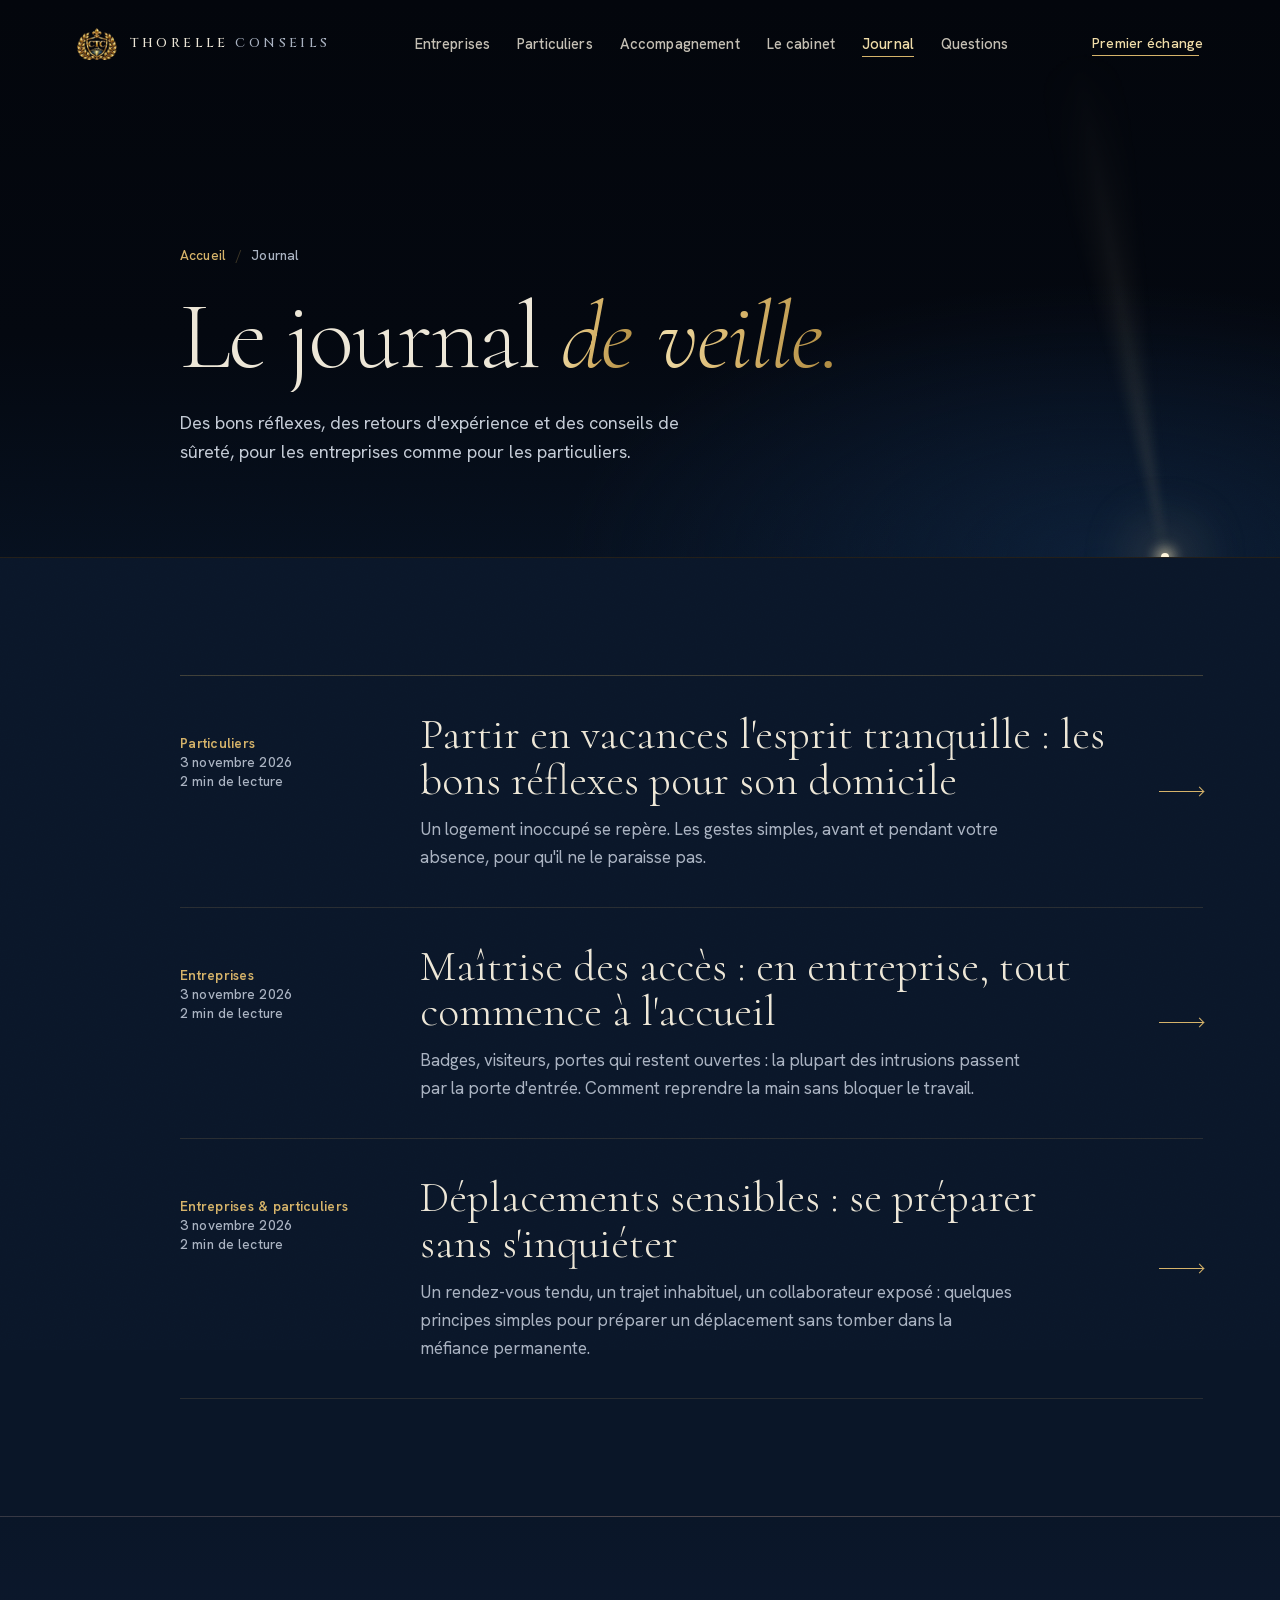
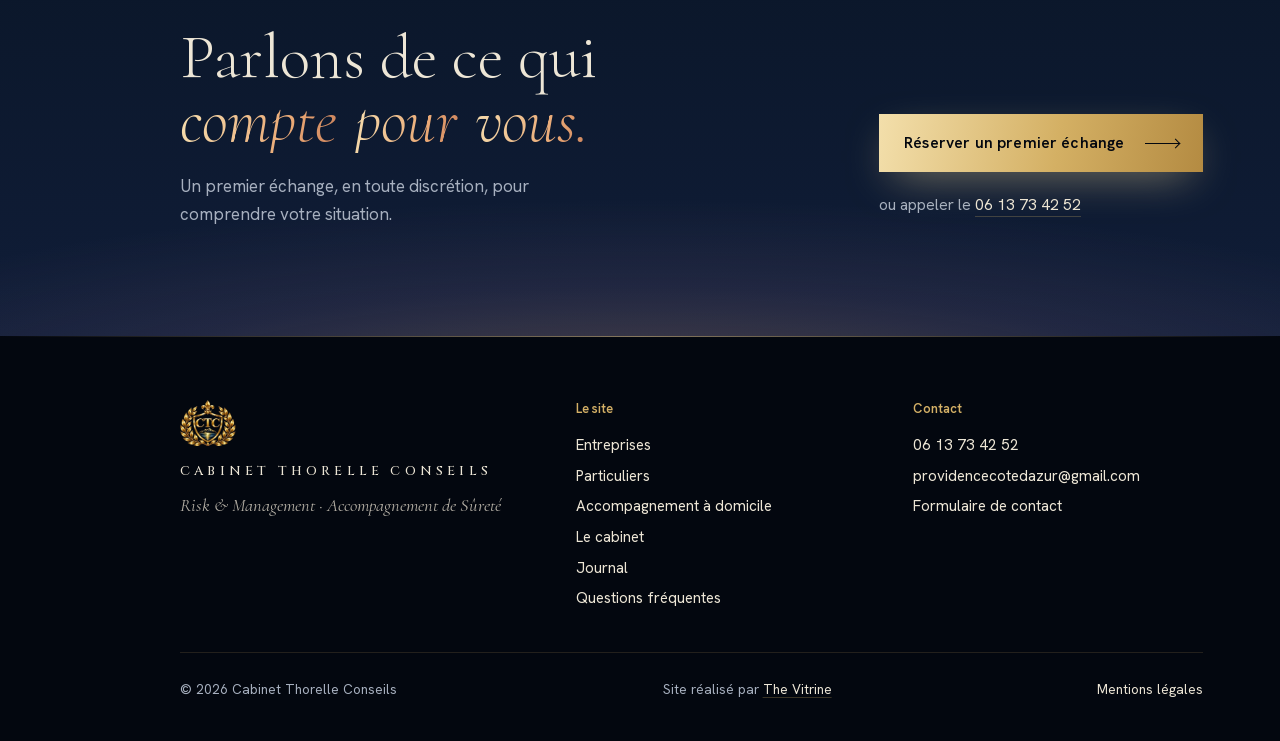
<file: journal/index.html>
<!doctype html>
<html lang="fr">
<head>
  <meta charset="utf-8">
  <meta name="viewport" content="width=device-width, initial-scale=1, viewport-fit=cover">
  <title>Journal : conseils de sûreté et bons réflexes — Cabinet Thorelle</title>
  <meta name="description" content="Le journal de veille du Cabinet Thorelle Conseils : conseils de sûreté et bons réflexes pour les entreprises et les particuliers.">
  <meta name="theme-color" content="#03070f">
  <link rel="canonical" href="https://www.thorellesurete.fr/journal/">
  <meta property="og:url" content="https://www.thorellesurete.fr/journal/">
  <meta property="og:title" content="Journal : conseils de sûreté et bons réflexes — Cabinet Thorelle">
  <meta property="og:description" content="Le journal de veille du Cabinet Thorelle Conseils : conseils de sûreté et bons réflexes pour les entreprises et les particuliers.">
  <meta property="og:image" content="https://www.thorellesurete.fr/assets/og-card.jpg?v=2">
  <meta property="og:image:width" content="1200">
  <meta property="og:image:height" content="630">
  <meta name="twitter:card" content="summary_large_image">
  <meta property="og:locale" content="fr_FR">
  <meta property="og:type" content="website">
  <link rel="icon" href="/favicon.ico" sizes="48x48">
  <link rel="icon" type="image/png" sizes="32x32" href="/assets/favicon-32.png?v=3">
  <link rel="icon" type="image/png" sizes="96x96" href="/assets/favicon-96.png?v=3">
  <link rel="apple-touch-icon" href="/apple-touch-icon.png?v=3">
  <link rel="manifest" href="/site.webmanifest">
  <link rel="preload" href="/fonts/cormorant.woff2" as="font" type="font/woff2" crossorigin>
  <link rel="preload" href="/fonts/cormorant-italic.woff2" as="font" type="font/woff2" crossorigin>
  <link rel="preload" href="/fonts/hanken-grotesk.woff2" as="font" type="font/woff2" crossorigin>
  <link rel="stylesheet" href="/styles.css?v=20261114a">
  <script>document.documentElement.classList.add('js');</script>
  <script type="application/ld+json">{"@context": "https://schema.org", "@type": "Blog", "name": "Journal — Cabinet Thorelle Conseils", "url": "https://www.thorellesurete.fr/journal/", "publisher": {"@type": "Organization", "name": "Cabinet Thorelle Conseils", "logo": {"@type": "ImageObject", "url": "https://www.thorellesurete.fr/assets/crest.png"}}, "blogPost": [{"@type": "BlogPosting", "headline": "Déplacements sensibles : se préparer sans s'inquiéter", "url": "https://www.thorellesurete.fr/journal/deplacements-sensibles-preparer-sans-s-inquieter/"}, {"@type": "BlogPosting", "headline": "Maîtrise des accès : en entreprise, tout commence à l'accueil", "url": "https://www.thorellesurete.fr/journal/maitrise-des-acces-tout-commence-a-l-accueil/"}, {"@type": "BlogPosting", "headline": "Partir en vacances l'esprit tranquille : les bons réflexes pour son domicile", "url": "https://www.thorellesurete.fr/journal/partir-en-vacances-l-esprit-tranquille/"}]}</script>
  <script type="application/ld+json">{"@context": "https://schema.org", "@type": "BreadcrumbList", "itemListElement": [{"@type": "ListItem", "position": 1, "name": "Accueil", "item": "https://www.thorellesurete.fr/"}, {"@type": "ListItem", "position": 2, "name": "Journal", "item": "https://www.thorellesurete.fr/journal/"}]}</script>
</head>
<body>
  <a class="skip" href="#contenu">Aller au contenu</a>
  <div class="grain" aria-hidden="true"></div>
  <div class="dawn-sky" aria-hidden="true"></div>

  <header class="bridge">
    <a class="mark" href="/" aria-label="Cabinet Thorelle Conseils, accueil">
      <img src="/assets/crest-96.webp?v=2" alt="" width="40" height="33">
      <span class="mark-name">Thorelle <i>Conseils</i></span>
    </a>
    <nav class="topnav" aria-label="Navigation"><a href="/entreprises/">Entreprises</a><a href="/particuliers/">Particuliers</a><a href="/accompagnement/">Accompagnement</a><a href="/cabinet/">Le cabinet</a><a href="/journal/" aria-current="page">Journal</a><a href="/questions/">Questions</a></nav>
    <div class="bridge-right">
      <a class="bridge-cta" href="/contact/">Premier échange</a>
      <button class="menu-btn" type="button" aria-expanded="false" aria-controls="menu"><span class="menu-lines" aria-hidden="true"><i></i><i></i></span><span class="menu-label">Menu</span></button>
    </div>
  </header>

  <nav class="menu" id="menu" aria-label="Menu principal" aria-hidden="true">
    <ol class="menu-list">
      <li><a href="/"><span>I</span>Accueil</a></li>
      <li><a href="/entreprises/"><span>II</span>Entreprises</a></li>
      <li><a href="/particuliers/"><span>III</span>Particuliers</a></li>
      <li><a href="/accompagnement/"><span>IV</span>Accompagnement</a></li>
      <li><a href="/cabinet/"><span>V</span>Le cabinet</a></li>
      <li><a href="/journal/" aria-current="page"><span>VI</span>Journal</a></li>
      <li><a href="/questions/"><span>VII</span>Questions</a></li>
      <li><a href="/contact/"><span>✦</span>Contact</a></li>
    </ol>
    <div class="menu-foot">
      <a class="phone" href="tel:+33613734252"><span class="phone-label">Appeler</span><span class="phone-number">06&nbsp;13&nbsp;73&nbsp;42&nbsp;52</span></a>
      <a href="mailto:providencecotedazur@gmail.com">providencecotedazur@gmail.com</a>
      <p>Anticiper les risques, c'est préserver ce qui compte.</p>
    </div>
  </nav>

  <main id="contenu">
    <section class="page-hero compact" style="--beam-rot:-10deg;--beam-x:9%">
      <nav class="crumbs" aria-label="Fil d'Ariane" data-reveal><a href="/">Accueil</a> <span aria-hidden="true">/</span> <span aria-current="page">Journal</span></nav>
      <h1 class="page-title" data-split>Le journal <em>de veille.</em></h1>
      <p class="page-intro" data-reveal>Des bons réflexes, des retours d'expérience et des conseils de sûreté, pour les entreprises comme pour les particuliers.</p>
    </section>

    <section class="page-section" aria-label="Articles">
      <ol class="post-list" data-stagger>
        <li data-reveal>
          <a class="post-link" href="/journal/partir-en-vacances-l-esprit-tranquille/">
            <p class="post-meta"><b>Particuliers</b>3 novembre 2026<br>2 min de lecture</p>
            <div><h2>Partir en vacances l'esprit tranquille : les bons réflexes pour son domicile</h2><p>Un logement inoccupé se repère. Les gestes simples, avant et pendant votre absence, pour qu'il ne le paraisse pas.</p></div>
            <span class="arrow" aria-hidden="true"></span>
          </a>
        </li>
        <li data-reveal>
          <a class="post-link" href="/journal/maitrise-des-acces-tout-commence-a-l-accueil/">
            <p class="post-meta"><b>Entreprises</b>3 novembre 2026<br>2 min de lecture</p>
            <div><h2>Maîtrise des accès : en entreprise, tout commence à l'accueil</h2><p>Badges, visiteurs, portes qui restent ouvertes : la plupart des intrusions passent par la porte d'entrée. Comment reprendre la main sans bloquer le travail.</p></div>
            <span class="arrow" aria-hidden="true"></span>
          </a>
        </li>
        <li data-reveal>
          <a class="post-link" href="/journal/deplacements-sensibles-preparer-sans-s-inquieter/">
            <p class="post-meta"><b>Entreprises & particuliers</b>3 novembre 2026<br>2 min de lecture</p>
            <div><h2>Déplacements sensibles : se préparer sans s'inquiéter</h2><p>Un rendez-vous tendu, un trajet inhabituel, un collaborateur exposé : quelques principes simples pour préparer un déplacement sans tomber dans la méfiance permanente.</p></div>
            <span class="arrow" aria-hidden="true"></span>
          </a>
        </li>
      </ol>
    </section>

    <section class="page-cta" aria-label="Prendre contact">
      <div class="page-cta-inner">
        <div>
          <h2 data-split>Parlons de ce qui <em>compte pour vous.</em></h2>
          <p data-reveal>Un premier échange, en toute discrétion, pour comprendre votre situation.</p>
        </div>
        <div class="hero-actions" data-reveal>
          <a class="cta" href="/contact/"><span>Réserver un premier échange</span><i aria-hidden="true"></i></a>
          <a class="cta-alt" href="tel:+33613734252">ou appeler le <span>06&nbsp;13&nbsp;73&nbsp;42&nbsp;52</span></a>
        </div>
      </div>
    </section>
  </main>

  <footer class="site-foot">
    <div class="foot-brand">
      <img src="/assets/crest-160.webp?v=2" alt="" width="56" height="46" loading="lazy" decoding="async">
      <p class="colophon-name">Cabinet Thorelle Conseils</p>
      <p class="colophon-sub">Risk &amp; Management · Accompagnement de Sûreté</p>
    </div>
    <nav aria-label="Pages">
      <p class="foot-title">Le site</p>
      <ul>
        <li><a href="/entreprises/">Entreprises</a></li>
        <li><a href="/particuliers/">Particuliers</a></li>
        <li><a href="/accompagnement/">Accompagnement à domicile</a></li>
        <li><a href="/cabinet/">Le cabinet</a></li>
        <li><a href="/journal/">Journal</a></li>
        <li><a href="/questions/">Questions fréquentes</a></li>
      </ul>
    </nav>
    <div>
      <p class="foot-title">Contact</p>
      <ul>
        <li><a href="tel:+33613734252">06&nbsp;13&nbsp;73&nbsp;42&nbsp;52</a></li>
        <li><a href="mailto:providencecotedazur@gmail.com">providencecotedazur@gmail.com</a></li>
        <li><a href="/contact/">Formulaire de contact</a></li>
      </ul>
    </div>
    <div class="foot-legal">
      <p>© <span id="year">2026</span> Cabinet Thorelle Conseils</p>
      <p>Site réalisé par <a href="https://thevitrine.fr/" target="_blank" rel="noopener">The Vitrine</a></p>
      <a href="/mentions-legales/">Mentions légales</a>
    </div>
  </footer>
  <nav class="dock" aria-label="Contact rapide">
    <a class="dock-call" href="tel:+33613734252"><svg aria-hidden="true" viewBox="0 0 24 24" width="18" height="18"><path fill="currentColor" d="M6.6 10.8a15.1 15.1 0 0 0 6.6 6.6l2.2-2.2c.3-.3.7-.4 1-.2 1.1.4 2.3.6 3.6.6.6 0 1 .4 1 1V20c0 .6-.4 1-1 1A17 17 0 0 1 3 4c0-.6.4-1 1-1h3.5c.6 0 1 .4 1 1 0 1.3.2 2.5.6 3.6.1.3 0 .7-.2 1l-2.3 2.2Z"/></svg>Appeler</a>
    <a class="dock-cta" href="/contact/">Premier échange</a>
  </nav>

  <script src="/script.js?v=20261107j" defer></script>
</body>
</html>
</file>
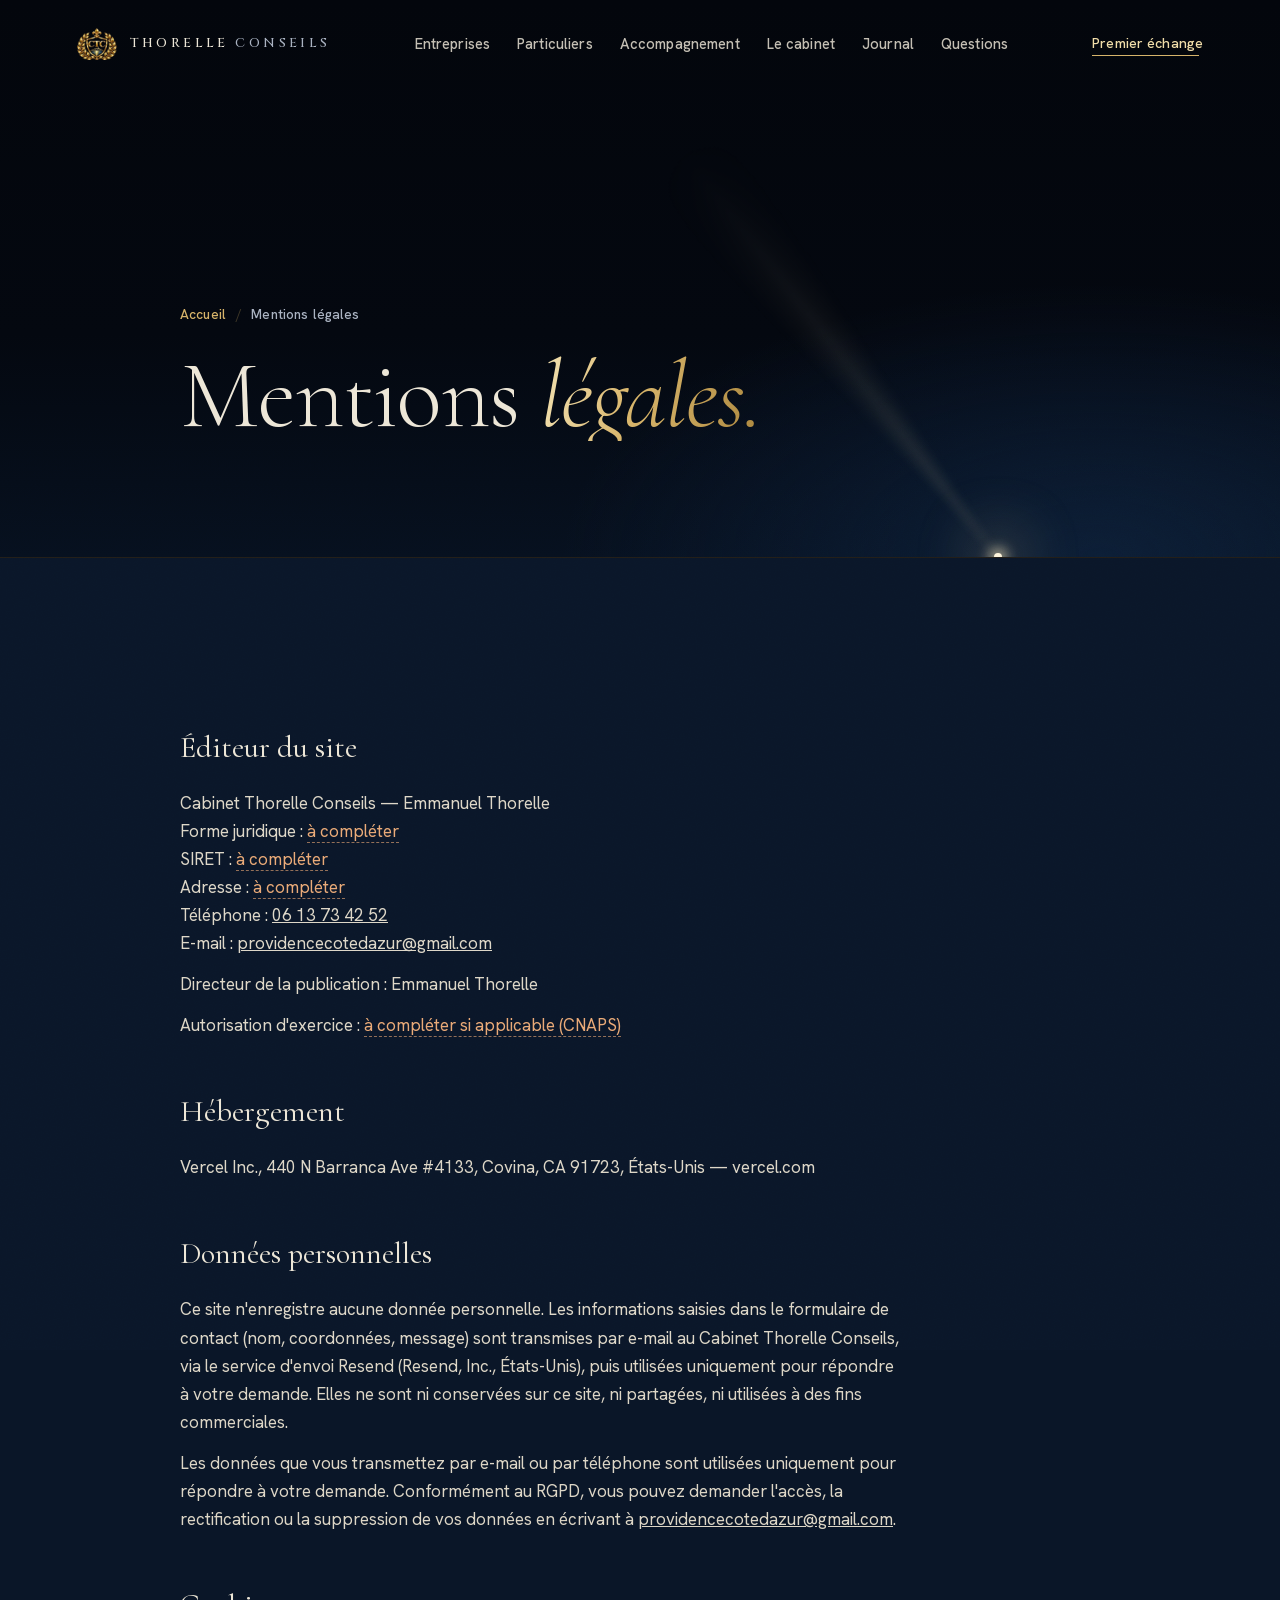
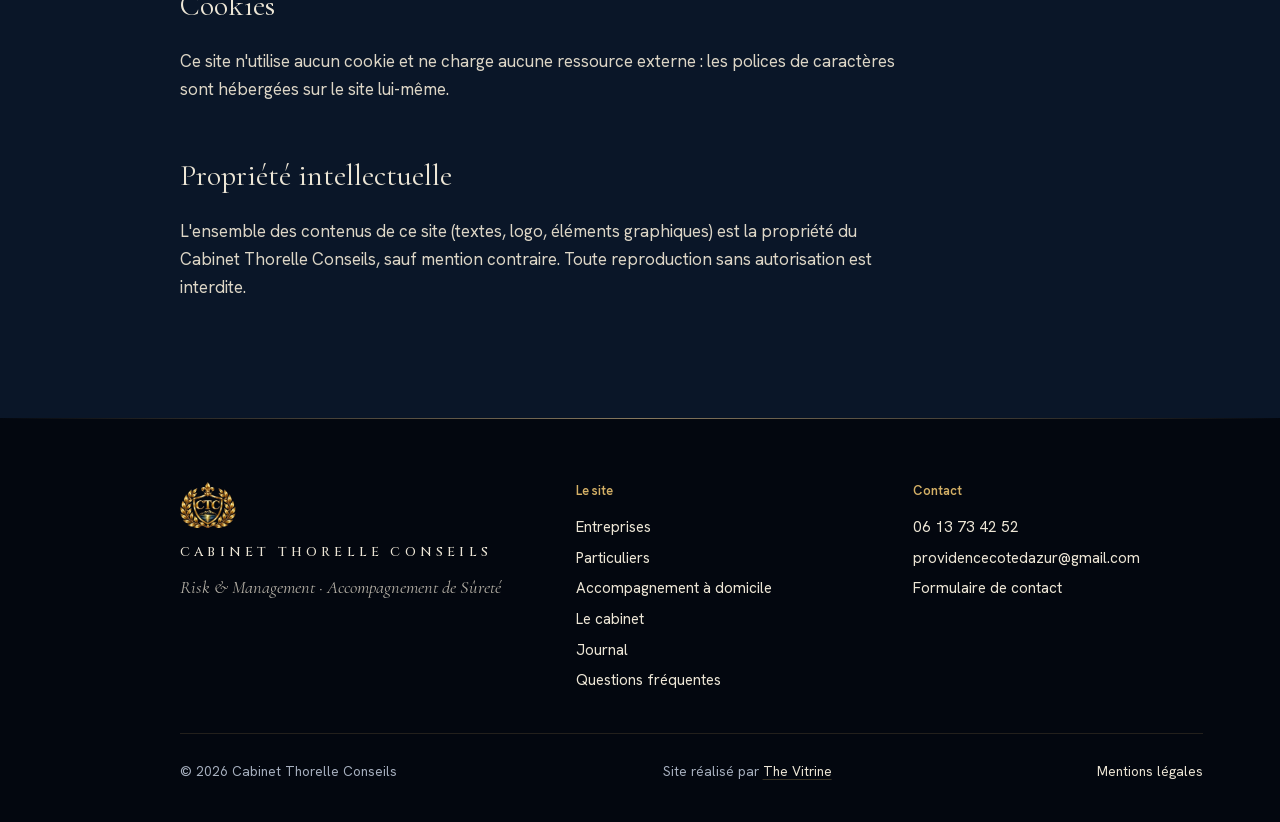
<file: mentions-legales/index.html>
<!doctype html>
<html lang="fr">
<head>
  <meta charset="utf-8">
  <meta name="viewport" content="width=device-width, initial-scale=1, viewport-fit=cover">
  <title>Mentions légales — Cabinet Thorelle</title>
  <meta name="description" content="Mentions légales du site du Cabinet Thorelle Conseils.">
  <meta name="theme-color" content="#03070f">
  <link rel="canonical" href="https://www.thorellesurete.fr/mentions-legales/">
  <meta property="og:url" content="https://www.thorellesurete.fr/mentions-legales/">
  <meta property="og:title" content="Mentions légales — Cabinet Thorelle">
  <meta property="og:description" content="Mentions légales du site du Cabinet Thorelle Conseils.">
  <meta property="og:image" content="https://www.thorellesurete.fr/assets/og-card.jpg?v=2">
  <meta property="og:image:width" content="1200">
  <meta property="og:image:height" content="630">
  <meta name="twitter:card" content="summary_large_image">
  <meta property="og:locale" content="fr_FR">
  <meta property="og:type" content="website">
  <meta name="robots" content="noindex">
  <link rel="icon" href="/favicon.ico" sizes="48x48">
  <link rel="icon" type="image/png" sizes="32x32" href="/assets/favicon-32.png?v=3">
  <link rel="icon" type="image/png" sizes="96x96" href="/assets/favicon-96.png?v=3">
  <link rel="apple-touch-icon" href="/apple-touch-icon.png?v=3">
  <link rel="manifest" href="/site.webmanifest">
  <link rel="preload" href="/fonts/cormorant.woff2" as="font" type="font/woff2" crossorigin>
  <link rel="preload" href="/fonts/cormorant-italic.woff2" as="font" type="font/woff2" crossorigin>
  <link rel="preload" href="/fonts/hanken-grotesk.woff2" as="font" type="font/woff2" crossorigin>
  <link rel="stylesheet" href="/styles.css?v=20261114a">
  <script>document.documentElement.classList.add('js');</script>
</head>
<body>
  <a class="skip" href="#contenu">Aller au contenu</a>
  <div class="grain" aria-hidden="true"></div>
  <div class="dawn-sky" aria-hidden="true"></div>

  <header class="bridge">
    <a class="mark" href="/" aria-label="Cabinet Thorelle Conseils, accueil">
      <img src="/assets/crest-96.webp?v=2" alt="" width="40" height="33">
      <span class="mark-name">Thorelle <i>Conseils</i></span>
    </a>
    <nav class="topnav" aria-label="Navigation"><a href="/entreprises/">Entreprises</a><a href="/particuliers/">Particuliers</a><a href="/accompagnement/">Accompagnement</a><a href="/cabinet/">Le cabinet</a><a href="/journal/">Journal</a><a href="/questions/">Questions</a></nav>
    <div class="bridge-right">
      <a class="bridge-cta" href="/contact/">Premier échange</a>
      <button class="menu-btn" type="button" aria-expanded="false" aria-controls="menu"><span class="menu-lines" aria-hidden="true"><i></i><i></i></span><span class="menu-label">Menu</span></button>
    </div>
  </header>

  <nav class="menu" id="menu" aria-label="Menu principal" aria-hidden="true">
    <ol class="menu-list">
      <li><a href="/"><span>I</span>Accueil</a></li>
      <li><a href="/entreprises/"><span>II</span>Entreprises</a></li>
      <li><a href="/particuliers/"><span>III</span>Particuliers</a></li>
      <li><a href="/accompagnement/"><span>IV</span>Accompagnement</a></li>
      <li><a href="/cabinet/"><span>V</span>Le cabinet</a></li>
      <li><a href="/journal/"><span>VI</span>Journal</a></li>
      <li><a href="/questions/"><span>VII</span>Questions</a></li>
      <li><a href="/contact/"><span>✦</span>Contact</a></li>
    </ol>
    <div class="menu-foot">
      <a class="phone" href="tel:+33613734252"><span class="phone-label">Appeler</span><span class="phone-number">06&nbsp;13&nbsp;73&nbsp;42&nbsp;52</span></a>
      <a href="mailto:providencecotedazur@gmail.com">providencecotedazur@gmail.com</a>
      <p>Anticiper les risques, c'est préserver ce qui compte.</p>
    </div>
  </nav>

  <main id="contenu">
    <section class="page-hero compact" style="--beam-rot:-38deg;--beam-x:22%">
      <nav class="crumbs" aria-label="Fil d'Ariane" data-reveal><a href="/">Accueil</a> <span aria-hidden="true">/</span> <span aria-current="page">Mentions légales</span></nav>
      <h1 class="page-title" data-split>Mentions <em>légales.</em></h1>
      
    </section>

    <section class="page-section" aria-label="Mentions légales">
      <div class="legal">
        <h2>Éditeur du site</h2>
        <p>Cabinet Thorelle Conseils — Emmanuel Thorelle<br>
        Forme juridique : <span class="todo">à compléter</span><br>
        SIRET : <span class="todo">à compléter</span><br>
        Adresse : <span class="todo">à compléter</span><br>
        Téléphone : <a href="tel:+33613734252">06&nbsp;13&nbsp;73&nbsp;42&nbsp;52</a><br>
        E-mail : <a href="mailto:providencecotedazur@gmail.com">providencecotedazur@gmail.com</a></p>
        <p>Directeur de la publication : Emmanuel Thorelle</p>
        <p>Autorisation d'exercice : <span class="todo">à compléter si applicable (CNAPS)</span></p>

        <h2>Hébergement</h2>
        <p>Vercel Inc., 440 N Barranca Ave #4133, Covina, CA 91723, États-Unis — vercel.com</p>

        <h2>Données personnelles</h2>
        <p>Ce site n'enregistre aucune donnée personnelle. Les informations saisies dans le formulaire de contact (nom, coordonnées, message) sont transmises par e-mail au Cabinet Thorelle Conseils, via le service d'envoi Resend (Resend, Inc., États-Unis), puis utilisées uniquement pour répondre à votre demande. Elles ne sont ni conservées sur ce site, ni partagées, ni utilisées à des fins commerciales.</p>
        <p>Les données que vous transmettez par e-mail ou par téléphone sont utilisées uniquement pour répondre à votre demande. Conformément au RGPD, vous pouvez demander l'accès, la rectification ou la suppression de vos données en écrivant à <a href="mailto:providencecotedazur@gmail.com">providencecotedazur@gmail.com</a>.</p>

        <h2>Cookies</h2>
        <p>Ce site n'utilise aucun cookie et ne charge aucune ressource externe : les polices de caractères sont hébergées sur le site lui-même.</p>

        <h2>Propriété intellectuelle</h2>
        <p>L'ensemble des contenus de ce site (textes, logo, éléments graphiques) est la propriété du Cabinet Thorelle Conseils, sauf mention contraire. Toute reproduction sans autorisation est interdite.</p>
      </div>
    </section>
  </main>

  <footer class="site-foot">
    <div class="foot-brand">
      <img src="/assets/crest-160.webp?v=2" alt="" width="56" height="46" loading="lazy" decoding="async">
      <p class="colophon-name">Cabinet Thorelle Conseils</p>
      <p class="colophon-sub">Risk &amp; Management · Accompagnement de Sûreté</p>
    </div>
    <nav aria-label="Pages">
      <p class="foot-title">Le site</p>
      <ul>
        <li><a href="/entreprises/">Entreprises</a></li>
        <li><a href="/particuliers/">Particuliers</a></li>
        <li><a href="/accompagnement/">Accompagnement à domicile</a></li>
        <li><a href="/cabinet/">Le cabinet</a></li>
        <li><a href="/journal/">Journal</a></li>
        <li><a href="/questions/">Questions fréquentes</a></li>
      </ul>
    </nav>
    <div>
      <p class="foot-title">Contact</p>
      <ul>
        <li><a href="tel:+33613734252">06&nbsp;13&nbsp;73&nbsp;42&nbsp;52</a></li>
        <li><a href="mailto:providencecotedazur@gmail.com">providencecotedazur@gmail.com</a></li>
        <li><a href="/contact/">Formulaire de contact</a></li>
      </ul>
    </div>
    <div class="foot-legal">
      <p>© <span id="year">2026</span> Cabinet Thorelle Conseils</p>
      <p>Site réalisé par <a href="https://thevitrine.fr/" target="_blank" rel="noopener">The Vitrine</a></p>
      <a href="/mentions-legales/">Mentions légales</a>
    </div>
  </footer>
  <nav class="dock" aria-label="Contact rapide">
    <a class="dock-call" href="tel:+33613734252"><svg aria-hidden="true" viewBox="0 0 24 24" width="18" height="18"><path fill="currentColor" d="M6.6 10.8a15.1 15.1 0 0 0 6.6 6.6l2.2-2.2c.3-.3.7-.4 1-.2 1.1.4 2.3.6 3.6.6.6 0 1 .4 1 1V20c0 .6-.4 1-1 1A17 17 0 0 1 3 4c0-.6.4-1 1-1h3.5c.6 0 1 .4 1 1 0 1.3.2 2.5.6 3.6.1.3 0 .7-.2 1l-2.3 2.2Z"/></svg>Appeler</a>
    <a class="dock-cta" href="/contact/">Premier échange</a>
  </nav>

  <script src="/script.js?v=20261107j" defer></script>
</body>
</html>
</file>
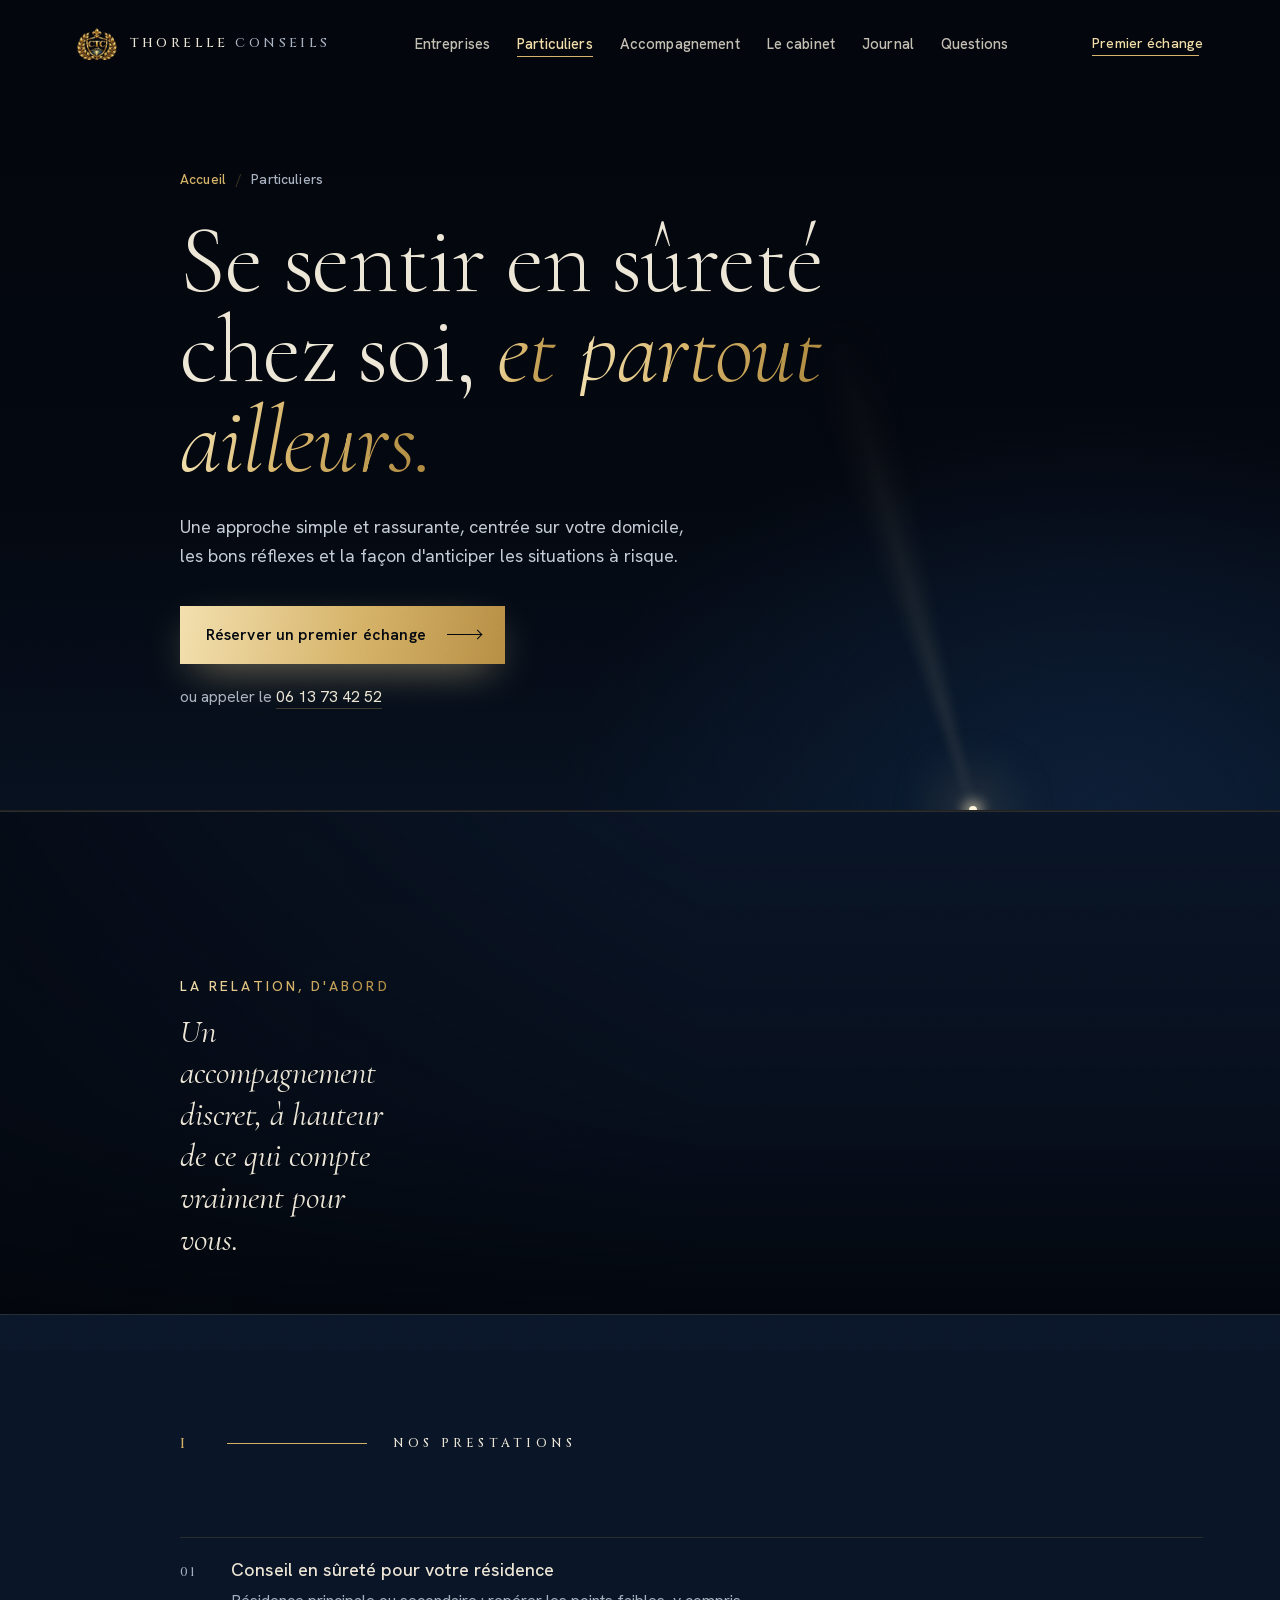
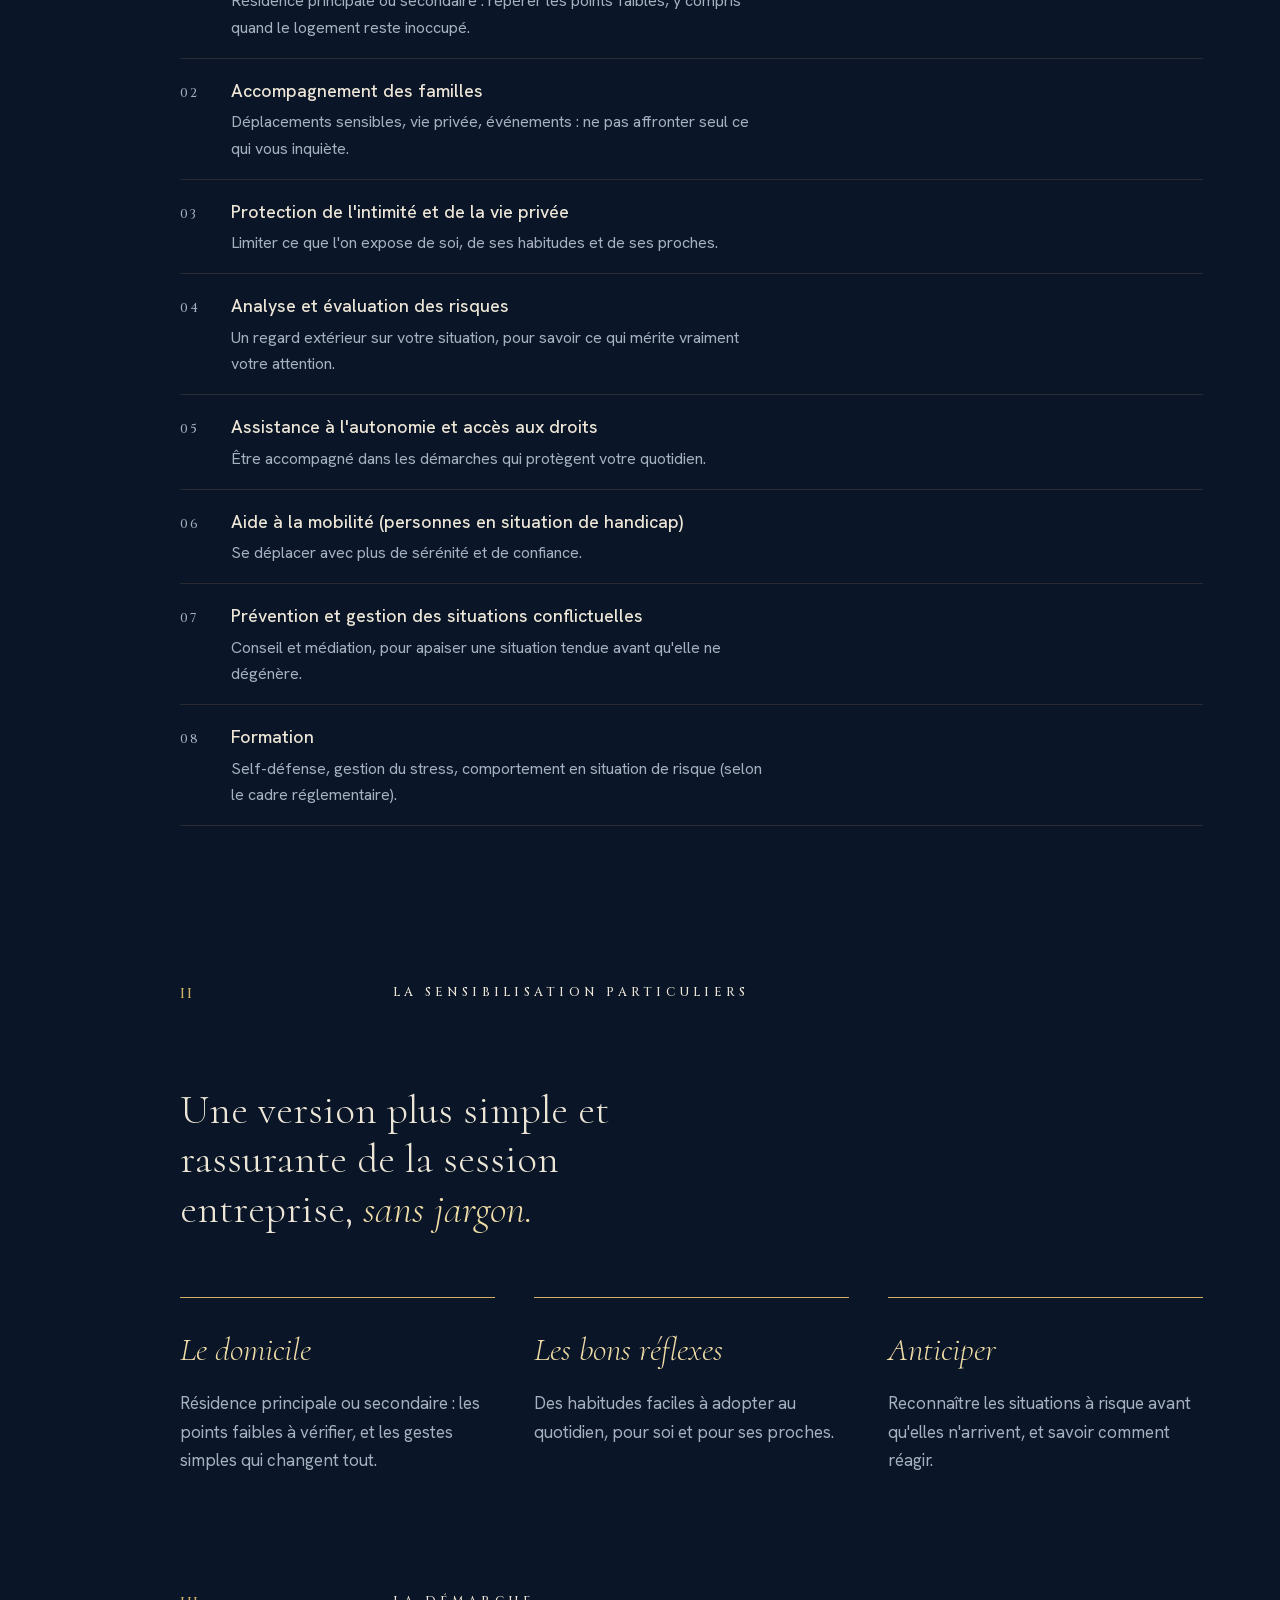
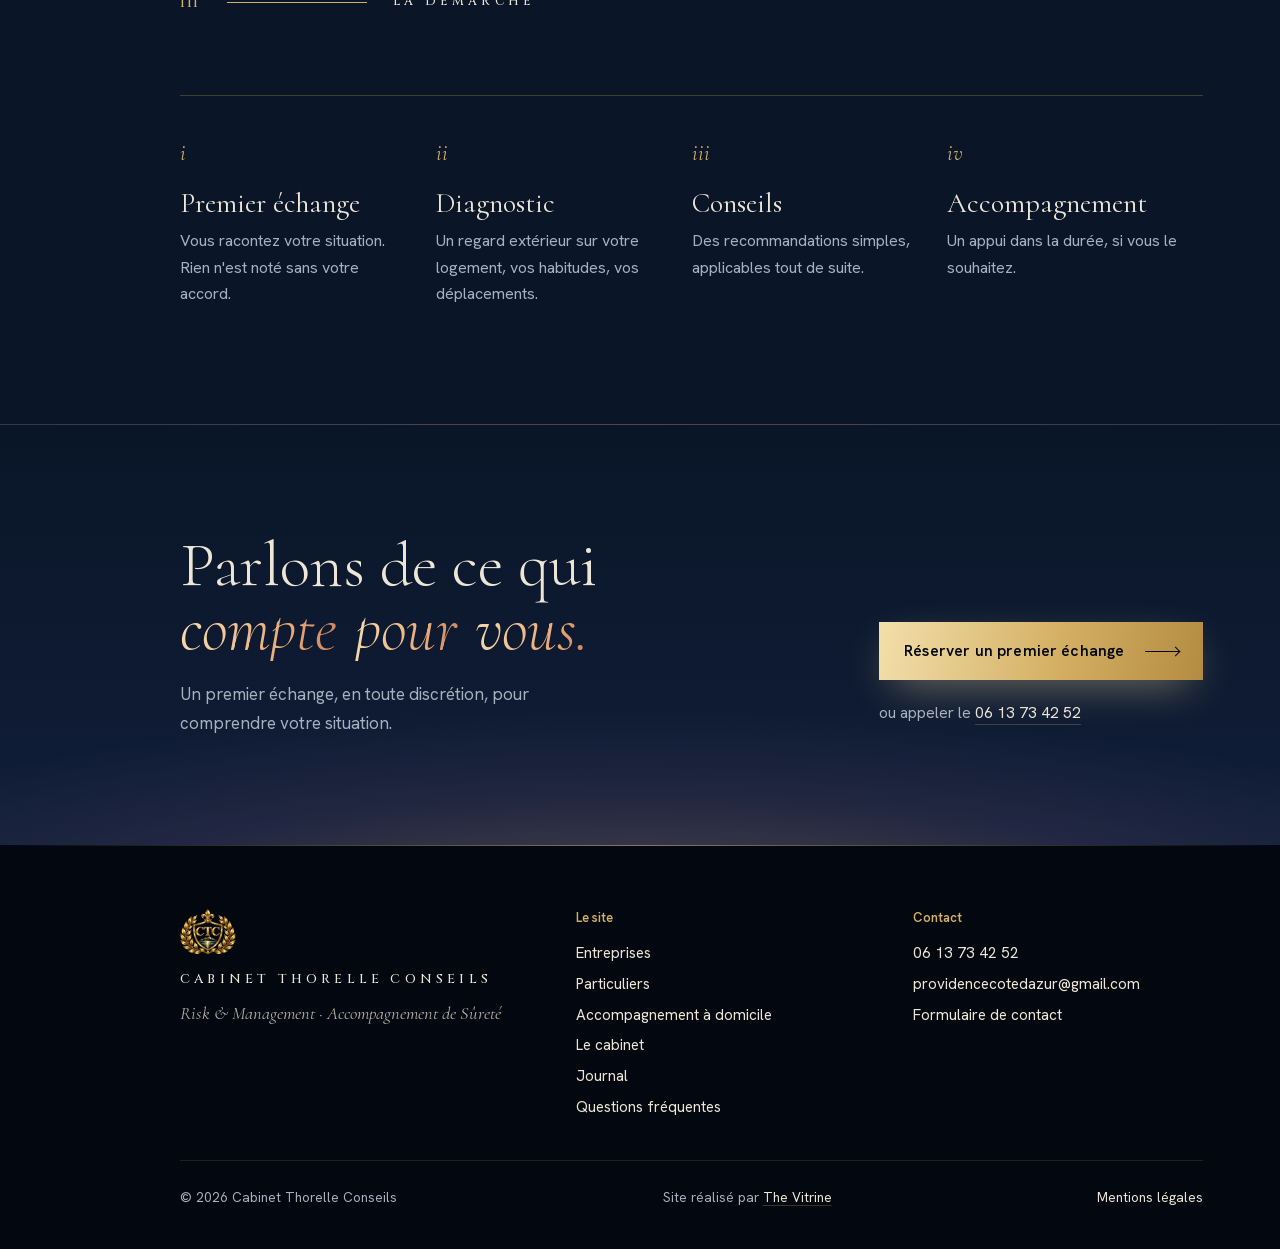
<file: particuliers/index.html>
<!doctype html>
<html lang="fr">
<head>
  <meta charset="utf-8">
  <meta name="viewport" content="width=device-width, initial-scale=1, viewport-fit=cover">
  <title>Conseil en sûreté pour particuliers et domicile — Cabinet Thorelle</title>
  <meta name="description" content="Sécuriser votre domicile, protéger votre vie privée, préparer un déplacement sensible : un conseil en sûreté sur mesure et confidentiel.">
  <meta name="theme-color" content="#03070f">
  <link rel="canonical" href="https://www.thorellesurete.fr/particuliers/">
  <meta property="og:url" content="https://www.thorellesurete.fr/particuliers/">
  <meta property="og:title" content="Conseil en sûreté pour particuliers et domicile — Cabinet Thorelle">
  <meta property="og:description" content="Sécuriser votre domicile, protéger votre vie privée, préparer un déplacement sensible : un conseil en sûreté sur mesure et confidentiel.">
  <meta property="og:image" content="https://www.thorellesurete.fr/assets/og-card.jpg?v=2">
  <meta property="og:image:width" content="1200">
  <meta property="og:image:height" content="630">
  <meta name="twitter:card" content="summary_large_image">
  <meta property="og:locale" content="fr_FR">
  <meta property="og:type" content="website">
  <link rel="icon" href="/favicon.ico" sizes="48x48">
  <link rel="icon" type="image/png" sizes="32x32" href="/assets/favicon-32.png?v=3">
  <link rel="icon" type="image/png" sizes="96x96" href="/assets/favicon-96.png?v=3">
  <link rel="apple-touch-icon" href="/apple-touch-icon.png?v=3">
  <link rel="manifest" href="/site.webmanifest">
  <link rel="preload" href="/fonts/cormorant.woff2" as="font" type="font/woff2" crossorigin>
  <link rel="preload" href="/fonts/cormorant-italic.woff2" as="font" type="font/woff2" crossorigin>
  <link rel="preload" href="/fonts/hanken-grotesk.woff2" as="font" type="font/woff2" crossorigin>
  <link rel="stylesheet" href="/styles.css?v=20261114a">
  <script>document.documentElement.classList.add('js');</script>
  <script type="application/ld+json">{"@context": "https://schema.org", "@type": "Service", "name": "Accompagnement de sûreté pour les particuliers", "provider": {"@type": "ProfessionalService", "name": "Cabinet Thorelle Conseils", "description": "Risk & Management, accompagnement de sûreté pour les entreprises et les particuliers.", "telephone": "+33613734252", "email": "providencecotedazur@gmail.com", "url": "https://www.thorellesurete.fr/", "founder": {"@type": "Person", "name": "Emmanuel Thorelle"}}, "serviceType": "Conseil en sûreté"}</script>
  <script type="application/ld+json">{"@context": "https://schema.org", "@type": "BreadcrumbList", "itemListElement": [{"@type": "ListItem", "position": 1, "name": "Accueil", "item": "https://www.thorellesurete.fr/"}, {"@type": "ListItem", "position": 2, "name": "Particuliers", "item": "https://www.thorellesurete.fr/particuliers/"}]}</script>
</head>
<body>
  <a class="skip" href="#contenu">Aller au contenu</a>
  <div class="grain" aria-hidden="true"></div>
  <div class="dawn-sky" aria-hidden="true"></div>

  <header class="bridge">
    <a class="mark" href="/" aria-label="Cabinet Thorelle Conseils, accueil">
      <img src="/assets/crest-96.webp?v=2" alt="" width="40" height="33">
      <span class="mark-name">Thorelle <i>Conseils</i></span>
    </a>
    <nav class="topnav" aria-label="Navigation"><a href="/entreprises/">Entreprises</a><a href="/particuliers/" aria-current="page">Particuliers</a><a href="/accompagnement/">Accompagnement</a><a href="/cabinet/">Le cabinet</a><a href="/journal/">Journal</a><a href="/questions/">Questions</a></nav>
    <div class="bridge-right">
      <a class="bridge-cta" href="/contact/">Premier échange</a>
      <button class="menu-btn" type="button" aria-expanded="false" aria-controls="menu"><span class="menu-lines" aria-hidden="true"><i></i><i></i></span><span class="menu-label">Menu</span></button>
    </div>
  </header>

  <nav class="menu" id="menu" aria-label="Menu principal" aria-hidden="true">
    <ol class="menu-list">
      <li><a href="/"><span>I</span>Accueil</a></li>
      <li><a href="/entreprises/"><span>II</span>Entreprises</a></li>
      <li><a href="/particuliers/" aria-current="page"><span>III</span>Particuliers</a></li>
      <li><a href="/accompagnement/"><span>IV</span>Accompagnement</a></li>
      <li><a href="/cabinet/"><span>V</span>Le cabinet</a></li>
      <li><a href="/journal/"><span>VI</span>Journal</a></li>
      <li><a href="/questions/"><span>VII</span>Questions</a></li>
      <li><a href="/contact/"><span>✦</span>Contact</a></li>
    </ol>
    <div class="menu-foot">
      <a class="phone" href="tel:+33613734252"><span class="phone-label">Appeler</span><span class="phone-number">06&nbsp;13&nbsp;73&nbsp;42&nbsp;52</span></a>
      <a href="mailto:providencecotedazur@gmail.com">providencecotedazur@gmail.com</a>
      <p>Anticiper les risques, c'est préserver ce qui compte.</p>
    </div>
  </nav>

  <main id="contenu">
    <section class="page-hero" style="--beam-rot:-16deg;--beam-x:24%">
      <nav class="crumbs" aria-label="Fil d'Ariane" data-reveal><a href="/">Accueil</a> <span aria-hidden="true">/</span> <span aria-current="page">Particuliers</span></nav>
      <h1 class="page-title" data-split>Se sentir en sûreté chez soi, <em>et partout ailleurs.</em></h1>
      <p class="page-intro" data-reveal>Une approche simple et rassurante, centrée sur votre domicile, les bons réflexes et la façon d'anticiper les situations à risque.</p>
      <div class="hero-actions" data-reveal>
        <a class="cta" href="/contact/"><span>Réserver un premier échange</span><i aria-hidden="true"></i></a>
        <a class="cta-alt" href="tel:+33613734252">ou appeler le <span>06&nbsp;13&nbsp;73&nbsp;42&nbsp;52</span></a>
      </div>
    </section>

    <figure class="photo-band" data-reveal>
      <picture>
        <source media="(max-width: 640px)" srcset="/assets/accueil-residence-960.webp">
        <img src="/assets/accueil-residence.webp" alt="Emmanuel Thorelle accueillant un couple de clients dans leur propriété" width="1600" height="900" loading="lazy" decoding="async">
      </picture>
      <figcaption class="photo-band-cap">
        <span class="photo-band-kicker">La relation, d'abord</span>
        <span class="photo-band-line">Un accompagnement discret, à hauteur de ce qui compte vraiment pour vous.</span>
      </figcaption>
    </figure>

    <section class="page-section" aria-labelledby="h-presta">
      <header class="chapter-head">
        <span class="chapter-num">I</span>
        <span class="chapter-rule" data-draw></span>
        <h2 class="chapter-label" id="h-presta">Nos prestations</h2>
      </header>
      <ol class="index index-desc" data-reveal>
        <li><span>01</span><div><strong>Conseil en sûreté pour votre résidence</strong><p>Résidence principale ou secondaire : repérer les points faibles, y compris quand le logement reste inoccupé.</p></div></li>
        <li><span>02</span><div><strong>Accompagnement des familles</strong><p>Déplacements sensibles, vie privée, événements : ne pas affronter seul ce qui vous inquiète.</p></div></li>
        <li><span>03</span><div><strong>Protection de l'intimité et de la vie privée</strong><p>Limiter ce que l'on expose de soi, de ses habitudes et de ses proches.</p></div></li>
        <li><span>04</span><div><strong>Analyse et évaluation des risques</strong><p>Un regard extérieur sur votre situation, pour savoir ce qui mérite vraiment votre attention.</p></div></li>
        <li><span>05</span><div><strong>Assistance à l'autonomie et accès aux droits</strong><p>Être accompagné dans les démarches qui protègent votre quotidien.</p></div></li>
        <li><span>06</span><div><strong>Aide à la mobilité (personnes en situation de handicap)</strong><p>Se déplacer avec plus de sérénité et de confiance.</p></div></li>
        <li><span>07</span><div><strong>Prévention et gestion des situations conflictuelles</strong><p>Conseil et médiation, pour apaiser une situation tendue avant qu'elle ne dégénère.</p></div></li>
        <li><span>08</span><div><strong>Formation</strong><p>Self-défense, gestion du stress, comportement en situation de risque (selon le cadre réglementaire).</p></div></li>
      </ol>
    </section>

    <section class="page-section" aria-labelledby="h-themes">
      <header class="chapter-head">
        <span class="chapter-num">II</span>
        <span class="chapter-rule" data-draw></span>
        <h2 class="chapter-label" id="h-themes">La sensibilisation particuliers</h2>
      </header>
      <p class="lede" data-reveal>Une version plus simple et rassurante de la session entreprise, <em>sans jargon.</em></p>
      <div class="pillars-grid" data-stagger style="margin-top:clamp(3rem,7vh,4.5rem)">
        <article data-reveal><h3>Le domicile</h3><p>Résidence principale ou secondaire : les points faibles à vérifier, et les gestes simples qui changent tout.</p></article>
        <article data-reveal><h3>Les bons réflexes</h3><p>Des habitudes faciles à adopter au quotidien, pour soi et pour ses proches.</p></article>
        <article data-reveal><h3>Anticiper</h3><p>Reconnaître les situations à risque avant qu'elles n'arrivent, et savoir comment réagir.</p></article>
      </div>
    </section>

    <section class="page-section" aria-labelledby="h-demarche">
      <header class="chapter-head">
        <span class="chapter-num">III</span>
        <span class="chapter-rule" data-draw></span>
        <h2 class="chapter-label" id="h-demarche">La démarche</h2>
      </header>
      <ol class="process" data-stagger>
        <li data-reveal><h3>Premier échange</h3><p>Vous racontez votre situation. Rien n'est noté sans votre accord.</p></li>
        <li data-reveal><h3>Diagnostic</h3><p>Un regard extérieur sur votre logement, vos habitudes, vos déplacements.</p></li>
        <li data-reveal><h3>Conseils</h3><p>Des recommandations simples, applicables tout de suite.</p></li>
        <li data-reveal><h3>Accompagnement</h3><p>Un appui dans la durée, si vous le souhaitez.</p></li>
      </ol>
    </section>

    <section class="page-cta" aria-label="Prendre contact">
      <div class="page-cta-inner">
        <div>
          <h2 data-split>Parlons de ce qui <em>compte pour vous.</em></h2>
          <p data-reveal>Un premier échange, en toute discrétion, pour comprendre votre situation.</p>
        </div>
        <div class="hero-actions" data-reveal>
          <a class="cta" href="/contact/?profil=Particulier"><span>Réserver un premier échange</span><i aria-hidden="true"></i></a>
          <a class="cta-alt" href="tel:+33613734252">ou appeler le <span>06&nbsp;13&nbsp;73&nbsp;42&nbsp;52</span></a>
        </div>
      </div>
    </section>
  </main>

  <footer class="site-foot">
    <div class="foot-brand">
      <img src="/assets/crest-160.webp?v=2" alt="" width="56" height="46" loading="lazy" decoding="async">
      <p class="colophon-name">Cabinet Thorelle Conseils</p>
      <p class="colophon-sub">Risk &amp; Management · Accompagnement de Sûreté</p>
    </div>
    <nav aria-label="Pages">
      <p class="foot-title">Le site</p>
      <ul>
        <li><a href="/entreprises/">Entreprises</a></li>
        <li><a href="/particuliers/">Particuliers</a></li>
        <li><a href="/accompagnement/">Accompagnement à domicile</a></li>
        <li><a href="/cabinet/">Le cabinet</a></li>
        <li><a href="/journal/">Journal</a></li>
        <li><a href="/questions/">Questions fréquentes</a></li>
      </ul>
    </nav>
    <div>
      <p class="foot-title">Contact</p>
      <ul>
        <li><a href="tel:+33613734252">06&nbsp;13&nbsp;73&nbsp;42&nbsp;52</a></li>
        <li><a href="mailto:providencecotedazur@gmail.com">providencecotedazur@gmail.com</a></li>
        <li><a href="/contact/">Formulaire de contact</a></li>
      </ul>
    </div>
    <div class="foot-legal">
      <p>© <span id="year">2026</span> Cabinet Thorelle Conseils</p>
      <p>Site réalisé par <a href="https://thevitrine.fr/" target="_blank" rel="noopener">The Vitrine</a></p>
      <a href="/mentions-legales/">Mentions légales</a>
    </div>
  </footer>
  <nav class="dock" aria-label="Contact rapide">
    <a class="dock-call" href="tel:+33613734252"><svg aria-hidden="true" viewBox="0 0 24 24" width="18" height="18"><path fill="currentColor" d="M6.6 10.8a15.1 15.1 0 0 0 6.6 6.6l2.2-2.2c.3-.3.7-.4 1-.2 1.1.4 2.3.6 3.6.6.6 0 1 .4 1 1V20c0 .6-.4 1-1 1A17 17 0 0 1 3 4c0-.6.4-1 1-1h3.5c.6 0 1 .4 1 1 0 1.3.2 2.5.6 3.6.1.3 0 .7-.2 1l-2.3 2.2Z"/></svg>Appeler</a>
    <a class="dock-cta" href="/contact/">Premier échange</a>
  </nav>

  <script src="/script.js?v=20261107j" defer></script>
</body>
</html>
</file>
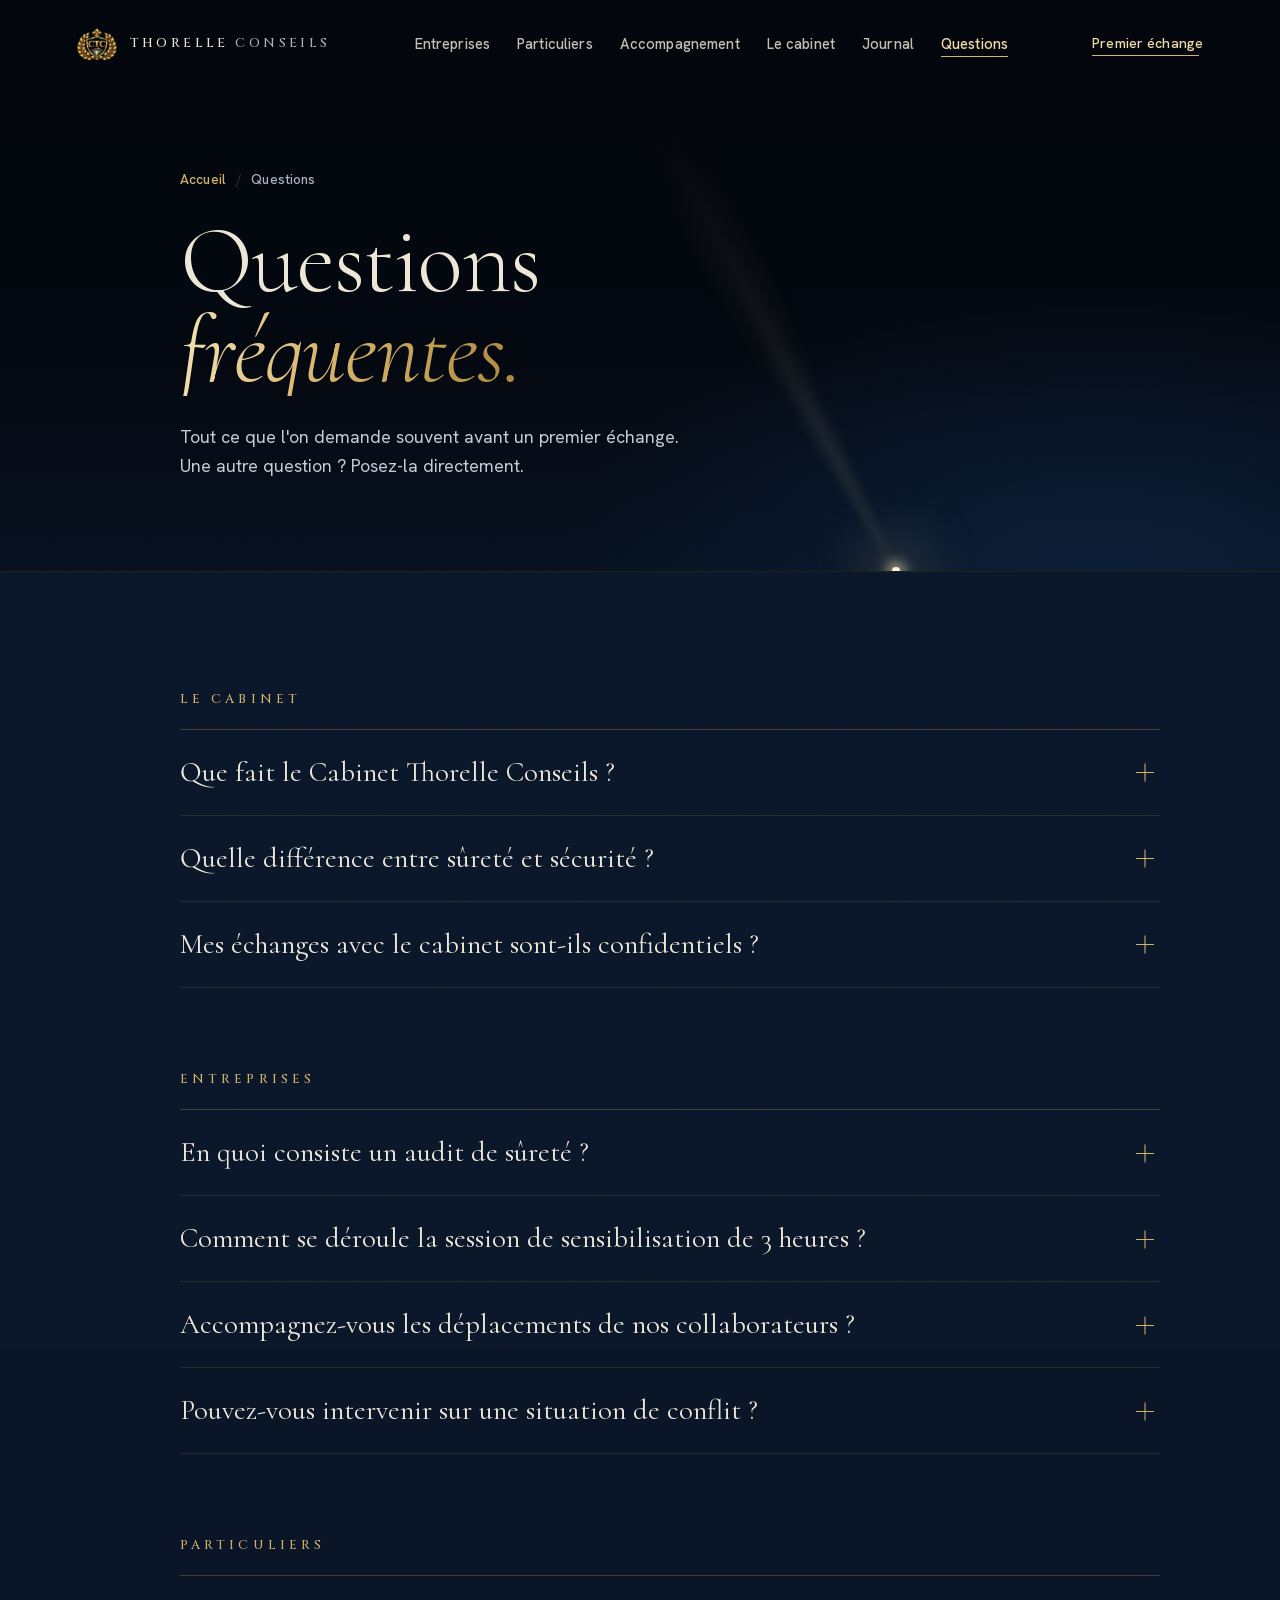
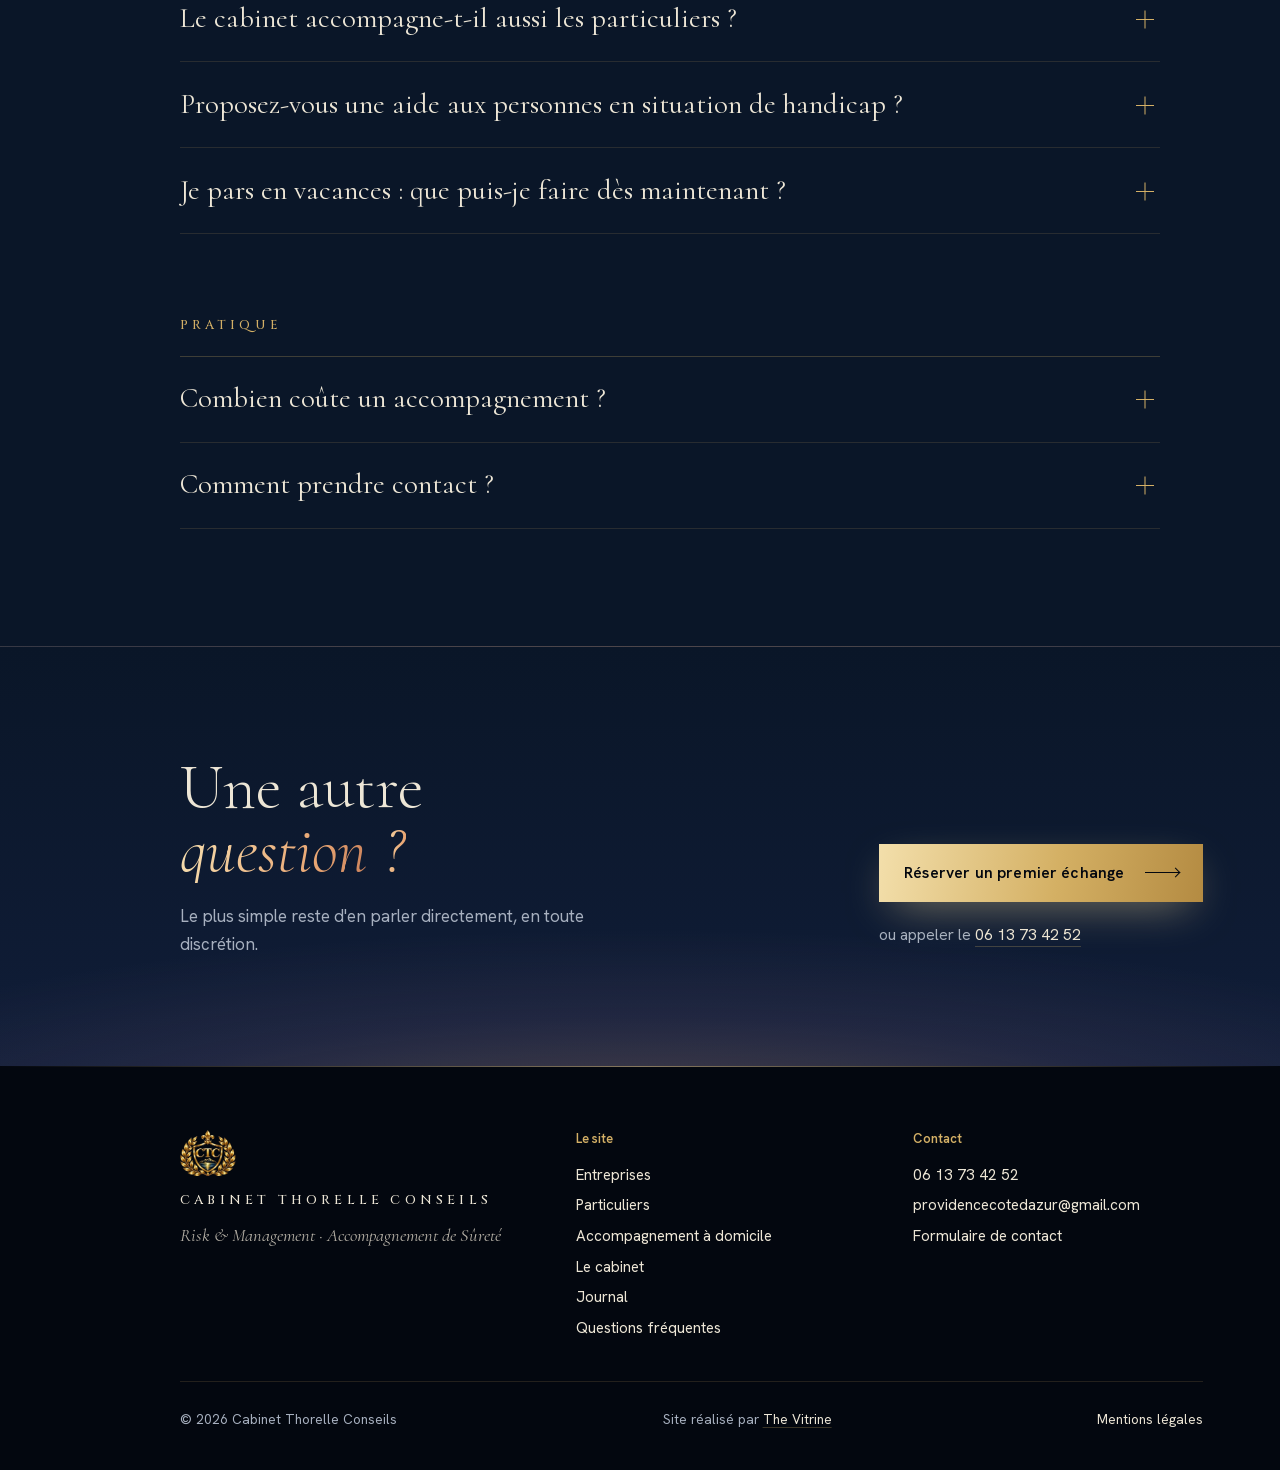
<file: questions/index.html>
<!doctype html>
<html lang="fr">
<head>
  <meta charset="utf-8">
  <meta name="viewport" content="width=device-width, initial-scale=1, viewport-fit=cover">
  <title>Questions fréquentes sur la sûreté — Cabinet Thorelle</title>
  <meta name="description" content="Audit de sûreté, sensibilisation, accompagnement des particuliers, confidentialité : les réponses aux questions les plus fréquentes.">
  <meta name="theme-color" content="#03070f">
  <link rel="canonical" href="https://www.thorellesurete.fr/questions/">
  <meta property="og:url" content="https://www.thorellesurete.fr/questions/">
  <meta property="og:title" content="Questions fréquentes sur la sûreté — Cabinet Thorelle">
  <meta property="og:description" content="Audit de sûreté, sensibilisation, accompagnement des particuliers, confidentialité : les réponses aux questions les plus fréquentes.">
  <meta property="og:image" content="https://www.thorellesurete.fr/assets/og-card.jpg?v=2">
  <meta property="og:image:width" content="1200">
  <meta property="og:image:height" content="630">
  <meta name="twitter:card" content="summary_large_image">
  <meta property="og:locale" content="fr_FR">
  <meta property="og:type" content="website">
  <link rel="icon" href="/favicon.ico" sizes="48x48">
  <link rel="icon" type="image/png" sizes="32x32" href="/assets/favicon-32.png?v=3">
  <link rel="icon" type="image/png" sizes="96x96" href="/assets/favicon-96.png?v=3">
  <link rel="apple-touch-icon" href="/apple-touch-icon.png?v=3">
  <link rel="manifest" href="/site.webmanifest">
  <link rel="preload" href="/fonts/cormorant.woff2" as="font" type="font/woff2" crossorigin>
  <link rel="preload" href="/fonts/cormorant-italic.woff2" as="font" type="font/woff2" crossorigin>
  <link rel="preload" href="/fonts/hanken-grotesk.woff2" as="font" type="font/woff2" crossorigin>
  <link rel="stylesheet" href="/styles.css?v=20261114a">
  <script>document.documentElement.classList.add('js');</script>
  <script type="application/ld+json">{"@context": "https://schema.org", "@type": "FAQPage", "mainEntity": [{"@type": "Question", "name": "Que fait le Cabinet Thorelle Conseils ?", "acceptedAnswer": {"@type": "Answer", "text": "Le cabinet est spécialisé en Risk &amp; Management et en accompagnement de sûreté. Il aide les entreprises et les particuliers à mieux comprendre les risques qui les concernent et à adopter les bons réflexes au quotidien : audit, analyse des risques, recommandations, sensibilisation et accompagnement."}}, {"@type": "Question", "name": "Quelle différence entre sûreté et sécurité ?", "acceptedAnswer": {"@type": "Answer", "text": "En français, on parle généralement de sécurité pour la prévention des accidents (incendie, chute, risque technique) et de sûreté pour la protection contre les actes malveillants (intrusion, vol, agression, atteinte à la vie privée).Le cabinet intervient sur la sûreté : anticiper les actes malveillants et savoir y réagir."}}, {"@type": "Question", "name": "Mes échanges avec le cabinet sont-ils confidentiels ?", "acceptedAnswer": {"@type": "Answer", "text": "Oui. La discrétion fait partie des valeurs du cabinet : ce que vous confiez sur votre situation, vos lieux ou vos habitudes reste entre vous et le cabinet."}}, {"@type": "Question", "name": "En quoi consiste un audit de sûreté ?", "acceptedAnswer": {"@type": "Answer", "text": "C'est un état des lieux de vos sites, de vos accès et de vos pratiques. Il permet d'identifier vos vulnérabilités réelles, d'analyser les risques qui pèsent sur votre activité, puis de vous remettre des préconisations hiérarchisées et réalistes."}}, {"@type": "Question", "name": "Comment se déroule la session de sensibilisation de 3 heures ?", "acceptedAnswer": {"@type": "Answer", "text": "Elle alterne théorie et pratique, en quatre temps : la théorie (comprendre les risques), l'observation (repérer ce qui sort de l'ordinaire), la maîtrise des accès et la réaction en cas d'incident, avec de petits scénarios pratiques.Les modalités (lieu, date, nombre de participants) se définissent ensemble lors du premier échange."}}, {"@type": "Question", "name": "Accompagnez-vous les déplacements de nos collaborateurs ?", "acceptedAnswer": {"@type": "Answer", "text": "Oui. L'accompagnement de la mobilité et des déplacements sensibles fait partie des prestations proposées aux entreprises : préparer le déplacement, définir qui le suit, et savoir quoi faire en cas de problème. Lire notre article sur le sujet."}}, {"@type": "Question", "name": "Pouvez-vous intervenir sur une situation de conflit ?", "acceptedAnswer": {"@type": "Answer", "text": "La prévention et la résolution du conflit font partie des prestations : désamorcer les tensions avant qu'elles ne dégénèrent, et préparer les équipes à réagir quand elles surviennent."}}, {"@type": "Question", "name": "Le cabinet accompagne-t-il aussi les particuliers ?", "acceptedAnswer": {"@type": "Answer", "text": "Oui, avec une approche plus simple et rassurante : conseil en sûreté pour la résidence principale ou secondaire, protection de l'intimité et de la vie privée, accompagnement de vie et des déplacements sensibles, prévention et gestion du risque."}}, {"@type": "Question", "name": "Proposez-vous une aide aux personnes en situation de handicap ?", "acceptedAnswer": {"@type": "Answer", "text": "Oui. Le cabinet propose une aide à la mobilité pour les personnes en situation de handicap, ainsi qu'une assistance à l'autonomie et à l'accès aux droits."}}, {"@type": "Question", "name": "Je pars en vacances : que puis-je faire dès maintenant ?", "acceptedAnswer": {"@type": "Answer", "text": "Quelques gestes simples font déjà beaucoup : faire relever le courrier, programmer des lumières, vérifier toutes les ouvertures, ne pas annoncer son absence en ligne. Nous les détaillons dans cet article."}}, {"@type": "Question", "name": "Combien coûte un accompagnement ?", "acceptedAnswer": {"@type": "Answer", "text": "Chaque accompagnement est construit sur mesure. Le premier échange permet de comprendre votre besoin ; une proposition adaptée vous est ensuite faite."}}, {"@type": "Question", "name": "Comment prendre contact ?", "acceptedAnswer": {"@type": "Answer", "text": "Par téléphone au 06&nbsp;13&nbsp;73&nbsp;42&nbsp;52, par e-mail à providencecotedazur@gmail.com, ou via le formulaire de contact."}}]}</script>
  <script type="application/ld+json">{"@context": "https://schema.org", "@type": "BreadcrumbList", "itemListElement": [{"@type": "ListItem", "position": 1, "name": "Accueil", "item": "https://www.thorellesurete.fr/"}, {"@type": "ListItem", "position": 2, "name": "Questions fréquentes", "item": "https://www.thorellesurete.fr/questions/"}]}</script>
</head>
<body>
  <a class="skip" href="#contenu">Aller au contenu</a>
  <div class="grain" aria-hidden="true"></div>
  <div class="dawn-sky" aria-hidden="true"></div>

  <header class="bridge">
    <a class="mark" href="/" aria-label="Cabinet Thorelle Conseils, accueil">
      <img src="/assets/crest-96.webp?v=2" alt="" width="40" height="33">
      <span class="mark-name">Thorelle <i>Conseils</i></span>
    </a>
    <nav class="topnav" aria-label="Navigation"><a href="/entreprises/">Entreprises</a><a href="/particuliers/">Particuliers</a><a href="/accompagnement/">Accompagnement</a><a href="/cabinet/">Le cabinet</a><a href="/journal/">Journal</a><a href="/questions/" aria-current="page">Questions</a></nav>
    <div class="bridge-right">
      <a class="bridge-cta" href="/contact/">Premier échange</a>
      <button class="menu-btn" type="button" aria-expanded="false" aria-controls="menu"><span class="menu-lines" aria-hidden="true"><i></i><i></i></span><span class="menu-label">Menu</span></button>
    </div>
  </header>

  <nav class="menu" id="menu" aria-label="Menu principal" aria-hidden="true">
    <ol class="menu-list">
      <li><a href="/"><span>I</span>Accueil</a></li>
      <li><a href="/entreprises/"><span>II</span>Entreprises</a></li>
      <li><a href="/particuliers/"><span>III</span>Particuliers</a></li>
      <li><a href="/accompagnement/"><span>IV</span>Accompagnement</a></li>
      <li><a href="/cabinet/"><span>V</span>Le cabinet</a></li>
      <li><a href="/journal/"><span>VI</span>Journal</a></li>
      <li><a href="/questions/" aria-current="page"><span>VII</span>Questions</a></li>
      <li><a href="/contact/"><span>✦</span>Contact</a></li>
    </ol>
    <div class="menu-foot">
      <a class="phone" href="tel:+33613734252"><span class="phone-label">Appeler</span><span class="phone-number">06&nbsp;13&nbsp;73&nbsp;42&nbsp;52</span></a>
      <a href="mailto:providencecotedazur@gmail.com">providencecotedazur@gmail.com</a>
      <p>Anticiper les risques, c'est préserver ce qui compte.</p>
    </div>
  </nav>

  <main id="contenu">
    <section class="page-hero compact" style="--beam-rot:-28deg;--beam-x:30%">
      <nav class="crumbs" aria-label="Fil d'Ariane" data-reveal><a href="/">Accueil</a> <span aria-hidden="true">/</span> <span aria-current="page">Questions</span></nav>
      <h1 class="page-title" data-split>Questions <em>fréquentes.</em></h1>
      <p class="page-intro" data-reveal>Tout ce que l'on demande souvent avant un premier échange. Une autre question ? Posez-la directement.</p>
    </section>

    <section class="page-section" aria-label="Questions et réponses">
      <div class="faq-group" data-reveal>
        <h2>Le cabinet</h2>
        <div class="faq">
          <details>
            <summary>Que fait le Cabinet Thorelle Conseils ?</summary>
            <div class="faq-answer"><p>Le cabinet est spécialisé en Risk &amp; Management et en accompagnement de sûreté. Il aide les entreprises et les particuliers à mieux comprendre les risques qui les concernent et à adopter les bons réflexes au quotidien : audit, analyse des risques, recommandations, sensibilisation et accompagnement.</p></div>
          </details>
          <details>
            <summary>Quelle différence entre sûreté et sécurité ?</summary>
            <div class="faq-answer"><p>En français, on parle généralement de <strong>sécurité</strong> pour la prévention des accidents (incendie, chute, risque technique) et de <strong>sûreté</strong> pour la protection contre les actes malveillants (intrusion, vol, agression, atteinte à la vie privée).</p><p>Le cabinet intervient sur la sûreté : anticiper les actes malveillants et savoir y réagir.</p></div>
          </details>
          <details>
            <summary>Mes échanges avec le cabinet sont-ils confidentiels ?</summary>
            <div class="faq-answer"><p>Oui. La discrétion fait partie des valeurs du cabinet : ce que vous confiez sur votre situation, vos lieux ou vos habitudes reste entre vous et le cabinet.</p></div>
          </details>
        </div>
      </div>
      <div class="faq-group" data-reveal>
        <h2>Entreprises</h2>
        <div class="faq">
          <details>
            <summary>En quoi consiste un audit de sûreté ?</summary>
            <div class="faq-answer"><p>C'est un état des lieux de vos sites, de vos accès et de vos pratiques. Il permet d'identifier vos vulnérabilités réelles, d'analyser les risques qui pèsent sur votre activité, puis de vous remettre des préconisations hiérarchisées et réalistes.</p></div>
          </details>
          <details>
            <summary>Comment se déroule la session de sensibilisation de 3 heures ?</summary>
            <div class="faq-answer"><p>Elle alterne théorie et pratique, en quatre temps : <strong>la théorie</strong> (comprendre les risques), <strong>l'observation</strong> (repérer ce qui sort de l'ordinaire), <strong>la maîtrise des accès</strong> et <strong>la réaction en cas d'incident</strong>, avec de petits scénarios pratiques.</p><p>Les modalités (lieu, date, nombre de participants) se définissent ensemble lors du premier échange.</p></div>
          </details>
          <details>
            <summary>Accompagnez-vous les déplacements de nos collaborateurs ?</summary>
            <div class="faq-answer"><p>Oui. L'accompagnement de la mobilité et des déplacements sensibles fait partie des prestations proposées aux entreprises : préparer le déplacement, définir qui le suit, et savoir quoi faire en cas de problème. <a href="/journal/deplacements-sensibles-preparer-sans-s-inquieter/">Lire notre article sur le sujet</a>.</p></div>
          </details>
          <details>
            <summary>Pouvez-vous intervenir sur une situation de conflit ?</summary>
            <div class="faq-answer"><p>La prévention et la résolution du conflit font partie des prestations : désamorcer les tensions avant qu'elles ne dégénèrent, et préparer les équipes à réagir quand elles surviennent.</p></div>
          </details>
        </div>
      </div>
      <div class="faq-group" data-reveal>
        <h2>Particuliers</h2>
        <div class="faq">
          <details>
            <summary>Le cabinet accompagne-t-il aussi les particuliers ?</summary>
            <div class="faq-answer"><p>Oui, avec une approche plus simple et rassurante : conseil en sûreté pour la résidence principale ou secondaire, protection de l'intimité et de la vie privée, accompagnement de vie et des déplacements sensibles, prévention et gestion du risque.</p></div>
          </details>
          <details>
            <summary>Proposez-vous une aide aux personnes en situation de handicap ?</summary>
            <div class="faq-answer"><p>Oui. Le cabinet propose une aide à la mobilité pour les personnes en situation de handicap, ainsi qu'une assistance à l'autonomie et à l'accès aux droits.</p></div>
          </details>
          <details>
            <summary>Je pars en vacances : que puis-je faire dès maintenant ?</summary>
            <div class="faq-answer"><p>Quelques gestes simples font déjà beaucoup : faire relever le courrier, programmer des lumières, vérifier toutes les ouvertures, ne pas annoncer son absence en ligne. Nous les détaillons dans <a href="/journal/partir-en-vacances-l-esprit-tranquille/">cet article</a>.</p></div>
          </details>
        </div>
      </div>
      <div class="faq-group" data-reveal>
        <h2>Pratique</h2>
        <div class="faq">
          <details>
            <summary>Combien coûte un accompagnement ?</summary>
            <div class="faq-answer"><p>Chaque accompagnement est construit sur mesure. Le premier échange permet de comprendre votre besoin ; une proposition adaptée vous est ensuite faite.</p></div>
          </details>
          <details>
            <summary>Comment prendre contact ?</summary>
            <div class="faq-answer"><p>Par téléphone au <a href="tel:+33613734252">06&nbsp;13&nbsp;73&nbsp;42&nbsp;52</a>, par e-mail à <a href="mailto:providencecotedazur@gmail.com">providencecotedazur@gmail.com</a>, ou via le <a href="/contact/">formulaire de contact</a>.</p></div>
          </details>
        </div>
      </div>
    </section>

    <section class="page-cta" aria-label="Prendre contact">
      <div class="page-cta-inner">
        <div>
          <h2 data-split>Une autre <em>question ?</em></h2>
          <p data-reveal>Le plus simple reste d'en parler directement, en toute discrétion.</p>
        </div>
        <div class="hero-actions" data-reveal>
          <a class="cta" href="/contact/"><span>Réserver un premier échange</span><i aria-hidden="true"></i></a>
          <a class="cta-alt" href="tel:+33613734252">ou appeler le <span>06&nbsp;13&nbsp;73&nbsp;42&nbsp;52</span></a>
        </div>
      </div>
    </section>
  </main>

  <footer class="site-foot">
    <div class="foot-brand">
      <img src="/assets/crest-160.webp?v=2" alt="" width="56" height="46" loading="lazy" decoding="async">
      <p class="colophon-name">Cabinet Thorelle Conseils</p>
      <p class="colophon-sub">Risk &amp; Management · Accompagnement de Sûreté</p>
    </div>
    <nav aria-label="Pages">
      <p class="foot-title">Le site</p>
      <ul>
        <li><a href="/entreprises/">Entreprises</a></li>
        <li><a href="/particuliers/">Particuliers</a></li>
        <li><a href="/accompagnement/">Accompagnement à domicile</a></li>
        <li><a href="/cabinet/">Le cabinet</a></li>
        <li><a href="/journal/">Journal</a></li>
        <li><a href="/questions/">Questions fréquentes</a></li>
      </ul>
    </nav>
    <div>
      <p class="foot-title">Contact</p>
      <ul>
        <li><a href="tel:+33613734252">06&nbsp;13&nbsp;73&nbsp;42&nbsp;52</a></li>
        <li><a href="mailto:providencecotedazur@gmail.com">providencecotedazur@gmail.com</a></li>
        <li><a href="/contact/">Formulaire de contact</a></li>
      </ul>
    </div>
    <div class="foot-legal">
      <p>© <span id="year">2026</span> Cabinet Thorelle Conseils</p>
      <p>Site réalisé par <a href="https://thevitrine.fr/" target="_blank" rel="noopener">The Vitrine</a></p>
      <a href="/mentions-legales/">Mentions légales</a>
    </div>
  </footer>
  <nav class="dock" aria-label="Contact rapide">
    <a class="dock-call" href="tel:+33613734252"><svg aria-hidden="true" viewBox="0 0 24 24" width="18" height="18"><path fill="currentColor" d="M6.6 10.8a15.1 15.1 0 0 0 6.6 6.6l2.2-2.2c.3-.3.7-.4 1-.2 1.1.4 2.3.6 3.6.6.6 0 1 .4 1 1V20c0 .6-.4 1-1 1A17 17 0 0 1 3 4c0-.6.4-1 1-1h3.5c.6 0 1 .4 1 1 0 1.3.2 2.5.6 3.6.1.3 0 .7-.2 1l-2.3 2.2Z"/></svg>Appeler</a>
    <a class="dock-cta" href="/contact/">Premier échange</a>
  </nav>

  <script src="/script.js?v=20261107j" defer></script>
</body>
</html>
</file>
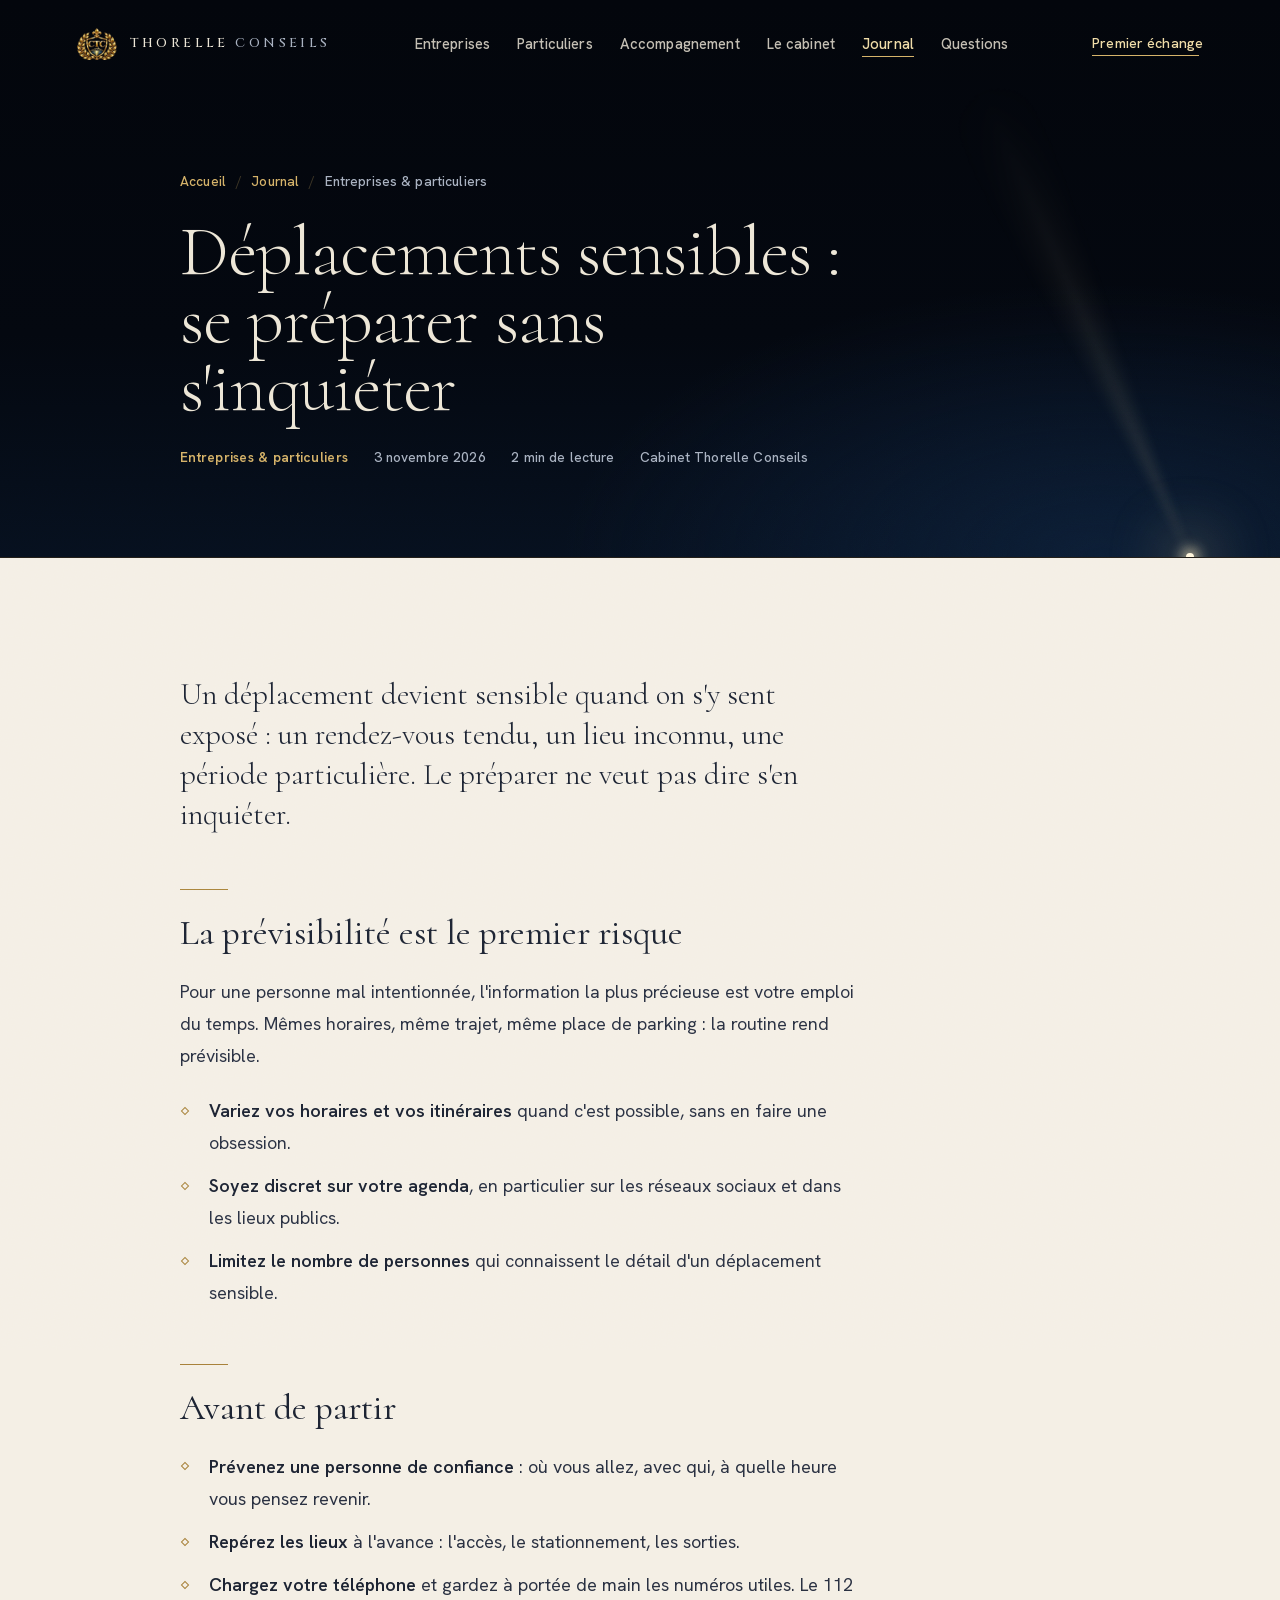
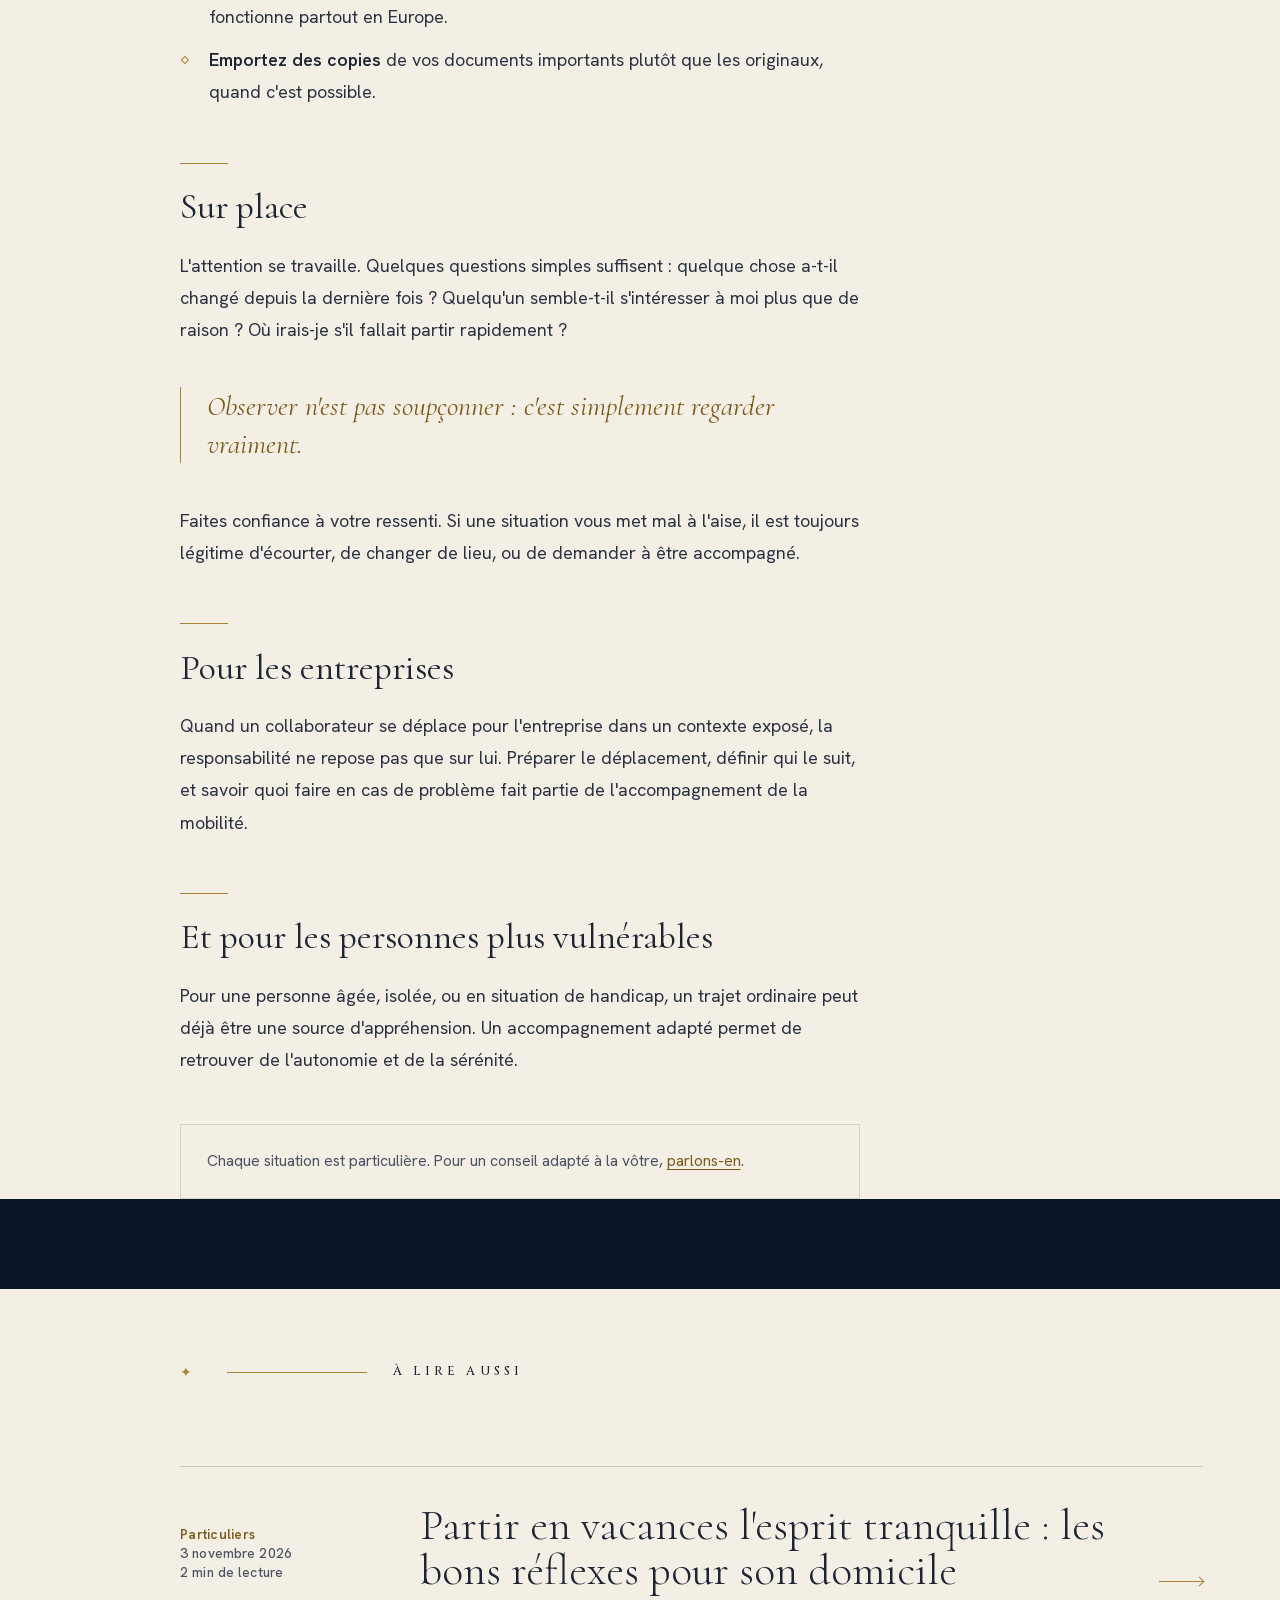
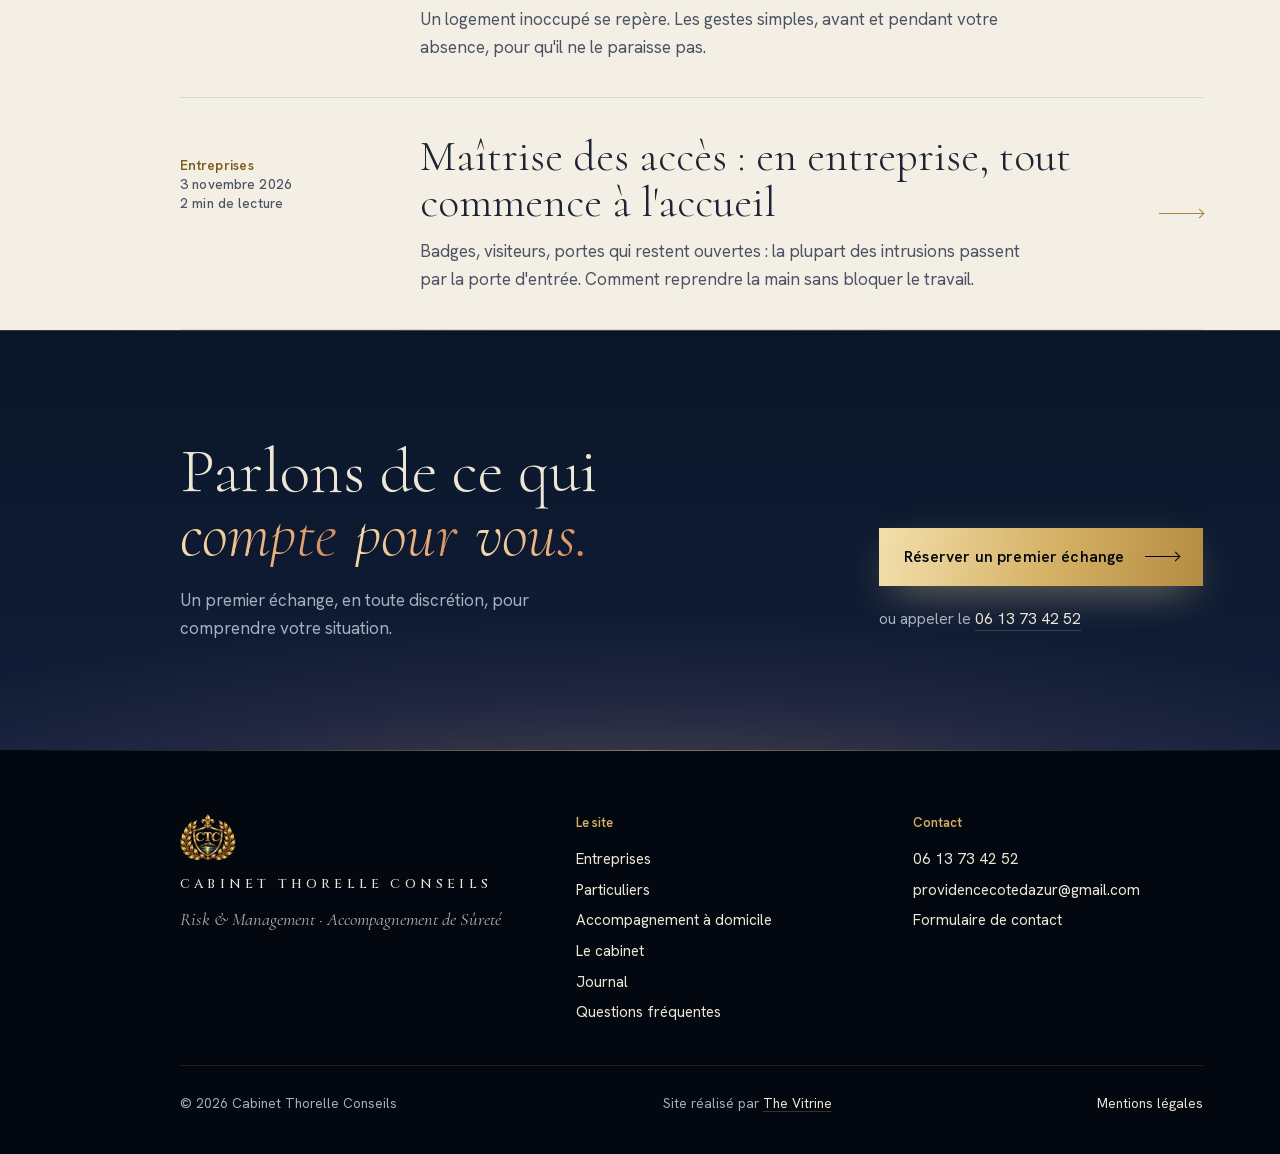
<file: journal/deplacements-sensibles-preparer-sans-s-inquieter/index.html>
<!doctype html>
<html lang="fr">
<head>
  <meta charset="utf-8">
  <meta name="viewport" content="width=device-width, initial-scale=1, viewport-fit=cover">
  <title>Déplacements sensibles : se préparer sans s'inquiéter — Cabinet Thorelle</title>
  <meta name="description" content="Rendez-vous tendu, trajet inhabituel, collaborateur exposé : des principes simples pour préparer un déplacement sans tomber dans la méfiance permanente.">
  <meta name="theme-color" content="#03070f">
  <link rel="canonical" href="https://www.thorellesurete.fr/journal/deplacements-sensibles-preparer-sans-s-inquieter/">
  <meta property="og:url" content="https://www.thorellesurete.fr/journal/deplacements-sensibles-preparer-sans-s-inquieter/">
  <meta property="og:title" content="Déplacements sensibles : se préparer sans s'inquiéter — Cabinet Thorelle">
  <meta property="og:description" content="Rendez-vous tendu, trajet inhabituel, collaborateur exposé : des principes simples pour préparer un déplacement sans tomber dans la méfiance permanente.">
  <meta property="og:image" content="https://www.thorellesurete.fr/assets/og-card.jpg?v=2">
  <meta property="og:image:width" content="1200">
  <meta property="og:image:height" content="630">
  <meta name="twitter:card" content="summary_large_image">
  <meta property="og:locale" content="fr_FR">
  <meta property="og:type" content="article">
  <link rel="icon" href="/favicon.ico" sizes="48x48">
  <link rel="icon" type="image/png" sizes="32x32" href="/assets/favicon-32.png?v=3">
  <link rel="icon" type="image/png" sizes="96x96" href="/assets/favicon-96.png?v=3">
  <link rel="apple-touch-icon" href="/apple-touch-icon.png?v=3">
  <link rel="manifest" href="/site.webmanifest">
  <link rel="preload" href="/fonts/cormorant.woff2" as="font" type="font/woff2" crossorigin>
  <link rel="preload" href="/fonts/cormorant-italic.woff2" as="font" type="font/woff2" crossorigin>
  <link rel="preload" href="/fonts/hanken-grotesk.woff2" as="font" type="font/woff2" crossorigin>
  <link rel="stylesheet" href="/styles.css?v=20261114a">
  <script>document.documentElement.classList.add('js');</script>
  <script type="application/ld+json">{"@context": "https://schema.org", "@type": "Article", "headline": "Déplacements sensibles : se préparer sans s'inquiéter", "description": "Un rendez-vous tendu, un trajet inhabituel, un collaborateur exposé : quelques principes simples pour préparer un déplacement sans tomber dans la méfiance permanente.", "datePublished": "2026-11-03", "inLanguage": "fr-FR", "author": {"@type": "Organization", "name": "Cabinet Thorelle Conseils"}, "publisher": {"@type": "Organization", "name": "Cabinet Thorelle Conseils", "logo": {"@type": "ImageObject", "url": "https://www.thorellesurete.fr/assets/crest.png"}}, "mainEntityOfPage": "https://www.thorellesurete.fr/journal/deplacements-sensibles-preparer-sans-s-inquieter/"}</script>
  <script type="application/ld+json">{"@context": "https://schema.org", "@type": "BreadcrumbList", "itemListElement": [{"@type": "ListItem", "position": 1, "name": "Accueil", "item": "https://www.thorellesurete.fr/"}, {"@type": "ListItem", "position": 2, "name": "Journal", "item": "https://www.thorellesurete.fr/journal/"}, {"@type": "ListItem", "position": 3, "name": "Déplacements sensibles : se préparer sans s'inquiéter", "item": "https://www.thorellesurete.fr/journal/deplacements-sensibles-preparer-sans-s-inquieter/"}]}</script>
</head>
<body class="article-page">
  <a class="skip" href="#contenu">Aller au contenu</a>
  <div class="grain" aria-hidden="true"></div>
  <div class="dawn-sky" aria-hidden="true"></div>

  <header class="bridge">
    <a class="mark" href="/" aria-label="Cabinet Thorelle Conseils, accueil">
      <img src="/assets/crest-96.webp?v=2" alt="" width="40" height="33">
      <span class="mark-name">Thorelle <i>Conseils</i></span>
    </a>
    <nav class="topnav" aria-label="Navigation"><a href="/entreprises/">Entreprises</a><a href="/particuliers/">Particuliers</a><a href="/accompagnement/">Accompagnement</a><a href="/cabinet/">Le cabinet</a><a href="/journal/" aria-current="page">Journal</a><a href="/questions/">Questions</a></nav>
    <div class="bridge-right">
      <a class="bridge-cta" href="/contact/">Premier échange</a>
      <button class="menu-btn" type="button" aria-expanded="false" aria-controls="menu"><span class="menu-lines" aria-hidden="true"><i></i><i></i></span><span class="menu-label">Menu</span></button>
    </div>
  </header>

  <nav class="menu" id="menu" aria-label="Menu principal" aria-hidden="true">
    <ol class="menu-list">
      <li><a href="/"><span>I</span>Accueil</a></li>
      <li><a href="/entreprises/"><span>II</span>Entreprises</a></li>
      <li><a href="/particuliers/"><span>III</span>Particuliers</a></li>
      <li><a href="/accompagnement/"><span>IV</span>Accompagnement</a></li>
      <li><a href="/cabinet/"><span>V</span>Le cabinet</a></li>
      <li><a href="/journal/" aria-current="page"><span>VI</span>Journal</a></li>
      <li><a href="/questions/"><span>VII</span>Questions</a></li>
      <li><a href="/contact/"><span>✦</span>Contact</a></li>
    </ol>
    <div class="menu-foot">
      <a class="phone" href="tel:+33613734252"><span class="phone-label">Appeler</span><span class="phone-number">06&nbsp;13&nbsp;73&nbsp;42&nbsp;52</span></a>
      <a href="mailto:providencecotedazur@gmail.com">providencecotedazur@gmail.com</a>
      <p>Anticiper les risques, c'est préserver ce qui compte.</p>
    </div>
  </nav>

  <main id="contenu">
    <section class="page-hero compact article-hero" style="--beam-rot:-24deg;--beam-x:7%">
      <nav class="crumbs" aria-label="Fil d'Ariane" data-reveal><a href="/">Accueil</a> <span aria-hidden="true">/</span> <a href="/journal/">Journal</a> <span aria-hidden="true">/</span> <span aria-current="page">Entreprises & particuliers</span></nav>
      <h1 class="page-title" data-split>Déplacements sensibles : se préparer sans s'inquiéter</h1>
      
      <p class="article-meta" data-reveal><b>Entreprises & particuliers</b><span>3 novembre 2026</span><span>2 min de lecture</span><span>Cabinet Thorelle Conseils</span></p>
    </section>

    <section class="page-section" aria-label="Article">
      <article class="prose">
        <p class="standfirst">Un déplacement devient sensible quand on s'y sent exposé : un rendez-vous tendu, un lieu inconnu, une période particulière. Le préparer ne veut pas dire s'en inquiéter.</p>

        <h2>La prévisibilité est le premier risque</h2>
        <p>Pour une personne mal intentionnée, l'information la plus précieuse est votre emploi du temps. Mêmes horaires, même trajet, même place de parking : la routine rend prévisible.</p>
        <ul>
          <li><strong>Variez vos horaires et vos itinéraires</strong> quand c'est possible, sans en faire une obsession.</li>
          <li><strong>Soyez discret sur votre agenda</strong>, en particulier sur les réseaux sociaux et dans les lieux publics.</li>
          <li><strong>Limitez le nombre de personnes</strong> qui connaissent le détail d'un déplacement sensible.</li>
        </ul>

        <h2>Avant de partir</h2>
        <ul>
          <li><strong>Prévenez une personne de confiance</strong> : où vous allez, avec qui, à quelle heure vous pensez revenir.</li>
          <li><strong>Repérez les lieux</strong> à l'avance : l'accès, le stationnement, les sorties.</li>
          <li><strong>Chargez votre téléphone</strong> et gardez à portée de main les numéros utiles. Le 112 fonctionne partout en Europe.</li>
          <li><strong>Emportez des copies</strong> de vos documents importants plutôt que les originaux, quand c'est possible.</li>
        </ul>

        <h2>Sur place</h2>
        <p>L'attention se travaille. Quelques questions simples suffisent : quelque chose a-t-il changé depuis la dernière fois ? Quelqu'un semble-t-il s'intéresser à moi plus que de raison ? Où irais-je s'il fallait partir rapidement ?</p>
        <blockquote>Observer n'est pas soupçonner : c'est simplement regarder vraiment.</blockquote>
        <p>Faites confiance à votre ressenti. Si une situation vous met mal à l'aise, il est toujours légitime d'écourter, de changer de lieu, ou de demander à être accompagné.</p>

        <h2>Pour les entreprises</h2>
        <p>Quand un collaborateur se déplace pour l'entreprise dans un contexte exposé, la responsabilité ne repose pas que sur lui. Préparer le déplacement, définir qui le suit, et savoir quoi faire en cas de problème fait partie de l'accompagnement de la mobilité.</p>

        <h2>Et pour les personnes plus vulnérables</h2>
        <p>Pour une personne âgée, isolée, ou en situation de handicap, un trajet ordinaire peut déjà être une source d'appréhension. Un accompagnement adapté permet de retrouver de l'autonomie et de la sérénité.</p>

        <p class="note">Chaque situation est particulière. Pour un conseil adapté à la vôtre, <a href="/contact/">parlons-en</a>.</p>
      </article>
    </section>

    <section class="page-section related" aria-labelledby="h-related">
      <header class="chapter-head">
        <span class="chapter-num">✦</span>
        <span class="chapter-rule" data-draw></span>
        <h2 class="chapter-label" id="h-related">À lire aussi</h2>
      </header>
      <ol class="post-list" data-stagger>
        <li data-reveal>
          <a class="post-link" href="/journal/partir-en-vacances-l-esprit-tranquille/">
            <p class="post-meta"><b>Particuliers</b>3 novembre 2026<br>2 min de lecture</p>
            <div><h3>Partir en vacances l'esprit tranquille : les bons réflexes pour son domicile</h3><p>Un logement inoccupé se repère. Les gestes simples, avant et pendant votre absence, pour qu'il ne le paraisse pas.</p></div>
            <span class="arrow" aria-hidden="true"></span>
          </a>
        </li>
        <li data-reveal>
          <a class="post-link" href="/journal/maitrise-des-acces-tout-commence-a-l-accueil/">
            <p class="post-meta"><b>Entreprises</b>3 novembre 2026<br>2 min de lecture</p>
            <div><h3>Maîtrise des accès : en entreprise, tout commence à l'accueil</h3><p>Badges, visiteurs, portes qui restent ouvertes : la plupart des intrusions passent par la porte d'entrée. Comment reprendre la main sans bloquer le travail.</p></div>
            <span class="arrow" aria-hidden="true"></span>
          </a>
        </li>
      </ol>
    </section>

    <section class="page-cta" aria-label="Prendre contact">
      <div class="page-cta-inner">
        <div>
          <h2 data-split>Parlons de ce qui <em>compte pour vous.</em></h2>
          <p data-reveal>Un premier échange, en toute discrétion, pour comprendre votre situation.</p>
        </div>
        <div class="hero-actions" data-reveal>
          <a class="cta" href="/contact/"><span>Réserver un premier échange</span><i aria-hidden="true"></i></a>
          <a class="cta-alt" href="tel:+33613734252">ou appeler le <span>06&nbsp;13&nbsp;73&nbsp;42&nbsp;52</span></a>
        </div>
      </div>
    </section>
  </main>

  <footer class="site-foot">
    <div class="foot-brand">
      <img src="/assets/crest-160.webp?v=2" alt="" width="56" height="46" loading="lazy" decoding="async">
      <p class="colophon-name">Cabinet Thorelle Conseils</p>
      <p class="colophon-sub">Risk &amp; Management · Accompagnement de Sûreté</p>
    </div>
    <nav aria-label="Pages">
      <p class="foot-title">Le site</p>
      <ul>
        <li><a href="/entreprises/">Entreprises</a></li>
        <li><a href="/particuliers/">Particuliers</a></li>
        <li><a href="/accompagnement/">Accompagnement à domicile</a></li>
        <li><a href="/cabinet/">Le cabinet</a></li>
        <li><a href="/journal/">Journal</a></li>
        <li><a href="/questions/">Questions fréquentes</a></li>
      </ul>
    </nav>
    <div>
      <p class="foot-title">Contact</p>
      <ul>
        <li><a href="tel:+33613734252">06&nbsp;13&nbsp;73&nbsp;42&nbsp;52</a></li>
        <li><a href="mailto:providencecotedazur@gmail.com">providencecotedazur@gmail.com</a></li>
        <li><a href="/contact/">Formulaire de contact</a></li>
      </ul>
    </div>
    <div class="foot-legal">
      <p>© <span id="year">2026</span> Cabinet Thorelle Conseils</p>
      <p>Site réalisé par <a href="https://thevitrine.fr/" target="_blank" rel="noopener">The Vitrine</a></p>
      <a href="/mentions-legales/">Mentions légales</a>
    </div>
  </footer>
  <nav class="dock" aria-label="Contact rapide">
    <a class="dock-call" href="tel:+33613734252"><svg aria-hidden="true" viewBox="0 0 24 24" width="18" height="18"><path fill="currentColor" d="M6.6 10.8a15.1 15.1 0 0 0 6.6 6.6l2.2-2.2c.3-.3.7-.4 1-.2 1.1.4 2.3.6 3.6.6.6 0 1 .4 1 1V20c0 .6-.4 1-1 1A17 17 0 0 1 3 4c0-.6.4-1 1-1h3.5c.6 0 1 .4 1 1 0 1.3.2 2.5.6 3.6.1.3 0 .7-.2 1l-2.3 2.2Z"/></svg>Appeler</a>
    <a class="dock-cta" href="/contact/">Premier échange</a>
  </nav>

  <script src="/script.js?v=20261107j" defer></script>
</body>
</html>
</file>
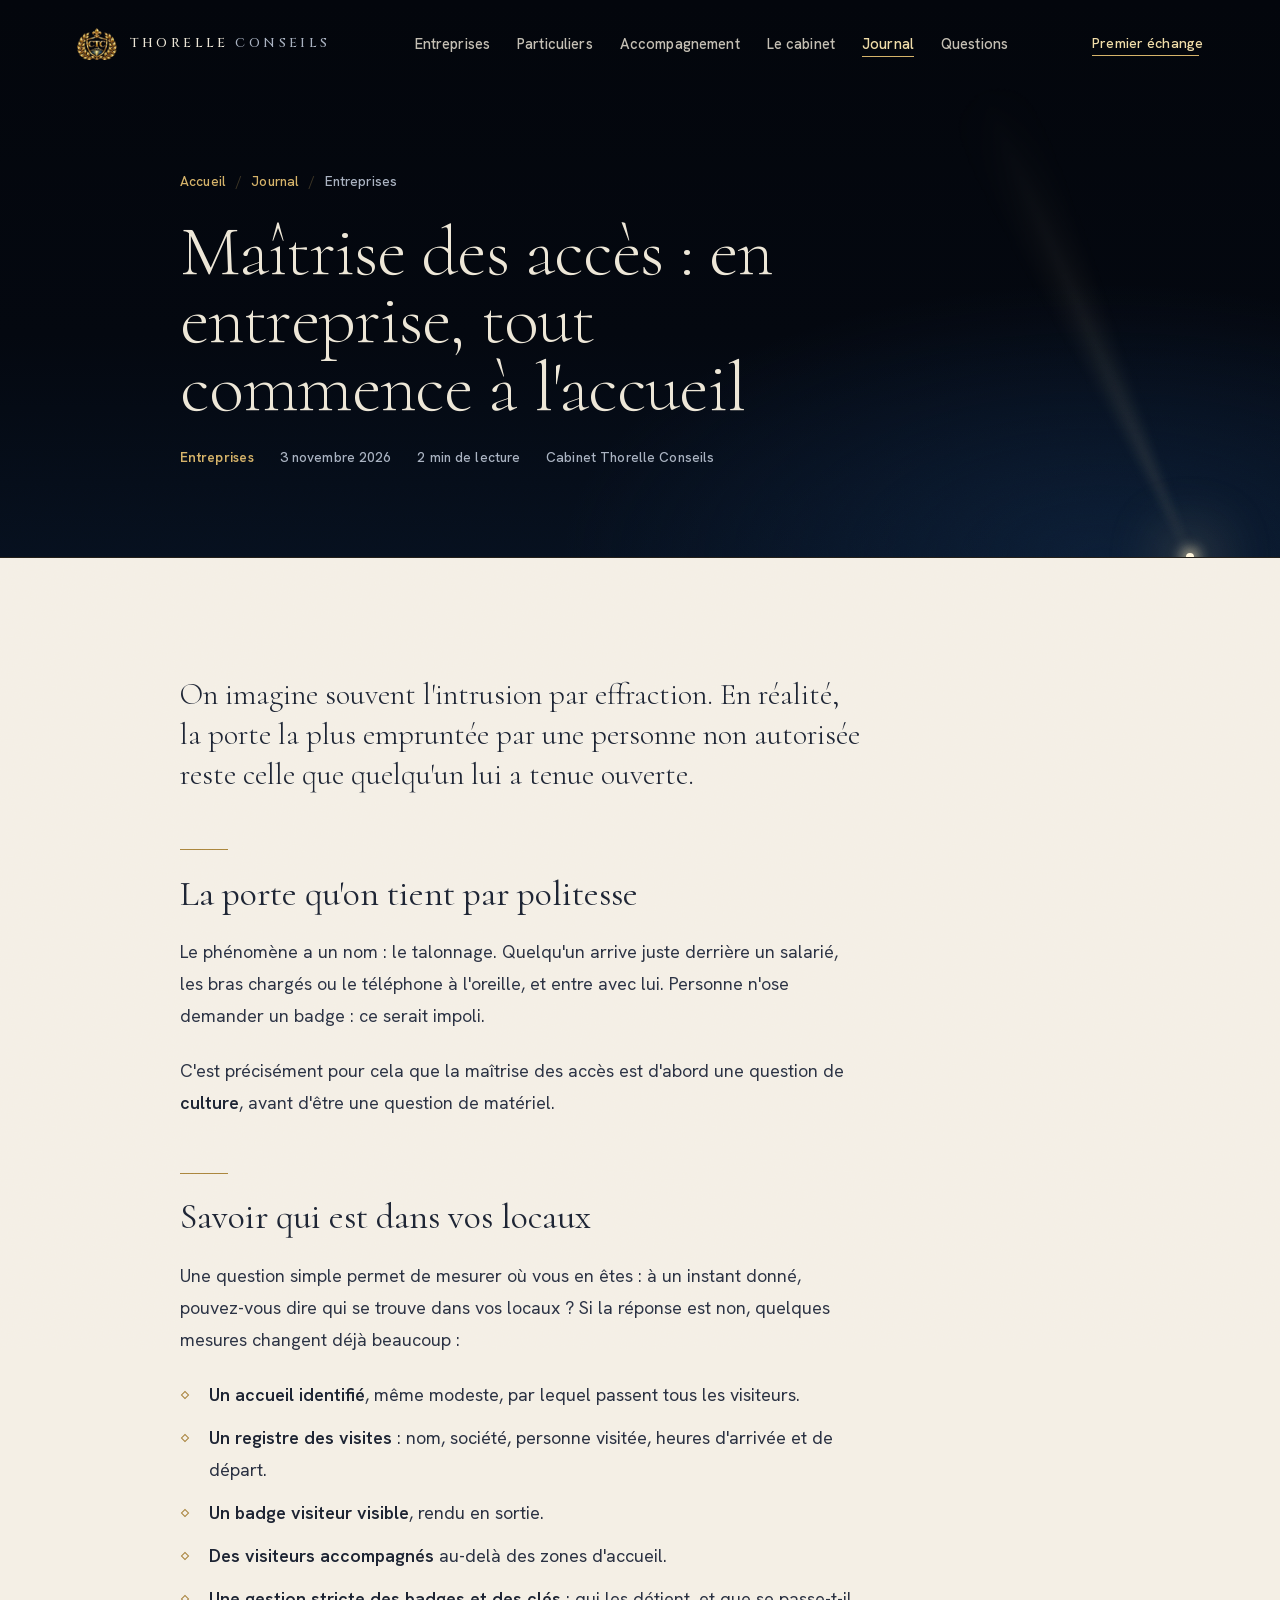
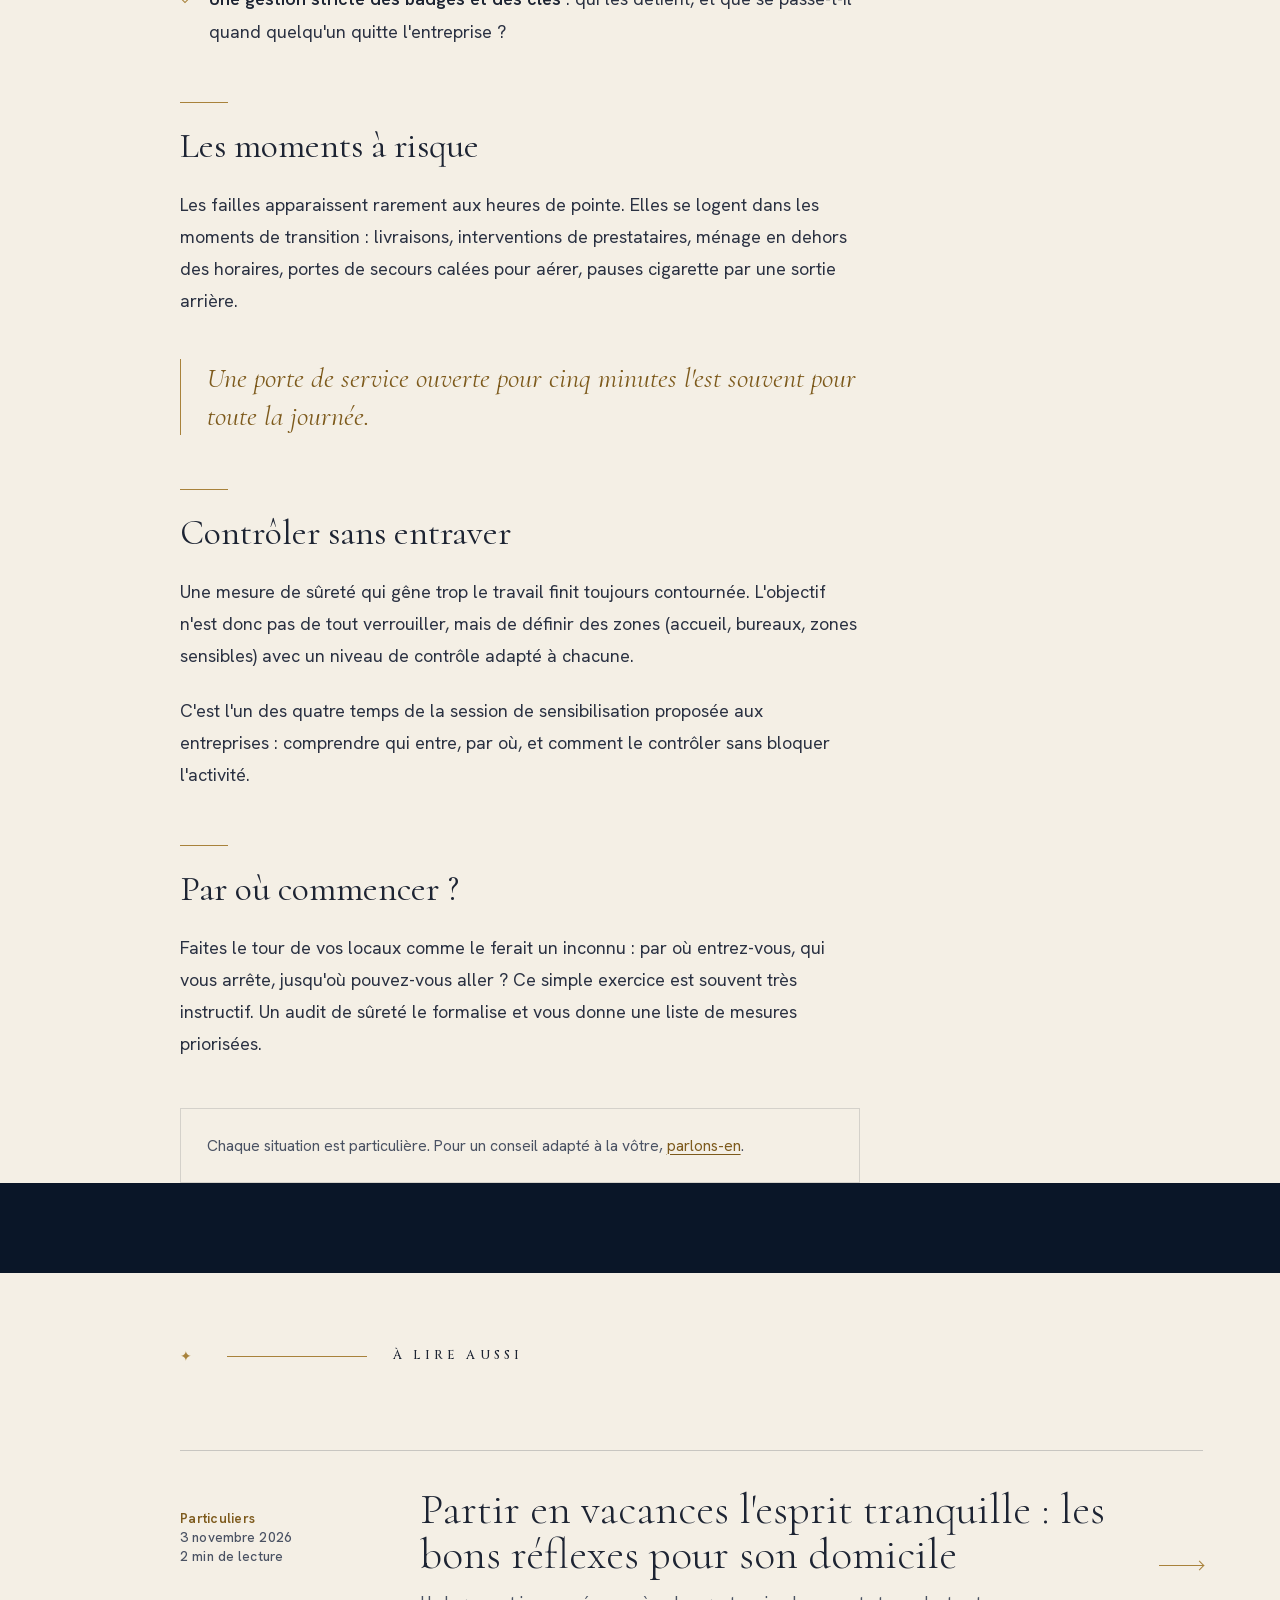
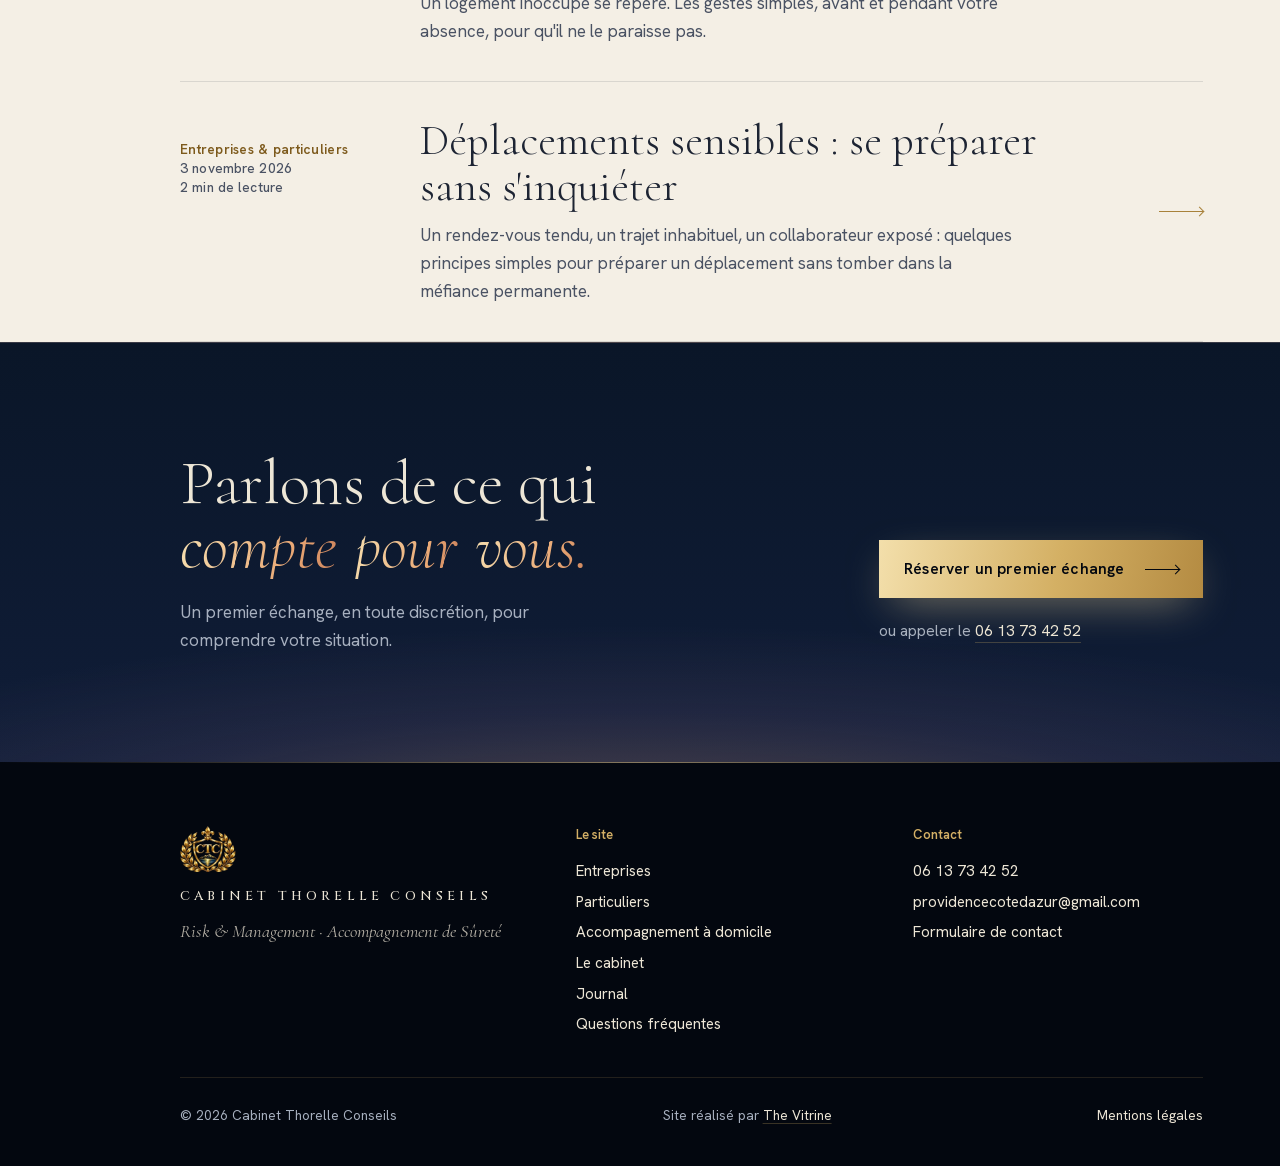
<file: journal/maitrise-des-acces-tout-commence-a-l-accueil/index.html>
<!doctype html>
<html lang="fr">
<head>
  <meta charset="utf-8">
  <meta name="viewport" content="width=device-width, initial-scale=1, viewport-fit=cover">
  <title>Maîtrise des accès : tout commence à l'accueil — Cabinet Thorelle</title>
  <meta name="description" content="Badges, visiteurs, portes qui restent ouvertes : la plupart des intrusions passent par la porte d'entrée. Comment reprendre la main sans bloquer le travail.">
  <meta name="theme-color" content="#03070f">
  <link rel="canonical" href="https://www.thorellesurete.fr/journal/maitrise-des-acces-tout-commence-a-l-accueil/">
  <meta property="og:url" content="https://www.thorellesurete.fr/journal/maitrise-des-acces-tout-commence-a-l-accueil/">
  <meta property="og:title" content="Maîtrise des accès : tout commence à l'accueil — Cabinet Thorelle">
  <meta property="og:description" content="Badges, visiteurs, portes qui restent ouvertes : la plupart des intrusions passent par la porte d'entrée. Comment reprendre la main sans bloquer le travail.">
  <meta property="og:image" content="https://www.thorellesurete.fr/assets/og-card.jpg?v=2">
  <meta property="og:image:width" content="1200">
  <meta property="og:image:height" content="630">
  <meta name="twitter:card" content="summary_large_image">
  <meta property="og:locale" content="fr_FR">
  <meta property="og:type" content="article">
  <link rel="icon" href="/favicon.ico" sizes="48x48">
  <link rel="icon" type="image/png" sizes="32x32" href="/assets/favicon-32.png?v=3">
  <link rel="icon" type="image/png" sizes="96x96" href="/assets/favicon-96.png?v=3">
  <link rel="apple-touch-icon" href="/apple-touch-icon.png?v=3">
  <link rel="manifest" href="/site.webmanifest">
  <link rel="preload" href="/fonts/cormorant.woff2" as="font" type="font/woff2" crossorigin>
  <link rel="preload" href="/fonts/cormorant-italic.woff2" as="font" type="font/woff2" crossorigin>
  <link rel="preload" href="/fonts/hanken-grotesk.woff2" as="font" type="font/woff2" crossorigin>
  <link rel="stylesheet" href="/styles.css?v=20261114a">
  <script>document.documentElement.classList.add('js');</script>
  <script type="application/ld+json">{"@context": "https://schema.org", "@type": "Article", "headline": "Maîtrise des accès : en entreprise, tout commence à l'accueil", "description": "Badges, visiteurs, portes qui restent ouvertes : la plupart des intrusions passent par la porte d'entrée. Comment reprendre la main sans bloquer le travail.", "datePublished": "2026-11-03", "inLanguage": "fr-FR", "author": {"@type": "Organization", "name": "Cabinet Thorelle Conseils"}, "publisher": {"@type": "Organization", "name": "Cabinet Thorelle Conseils", "logo": {"@type": "ImageObject", "url": "https://www.thorellesurete.fr/assets/crest.png"}}, "mainEntityOfPage": "https://www.thorellesurete.fr/journal/maitrise-des-acces-tout-commence-a-l-accueil/"}</script>
  <script type="application/ld+json">{"@context": "https://schema.org", "@type": "BreadcrumbList", "itemListElement": [{"@type": "ListItem", "position": 1, "name": "Accueil", "item": "https://www.thorellesurete.fr/"}, {"@type": "ListItem", "position": 2, "name": "Journal", "item": "https://www.thorellesurete.fr/journal/"}, {"@type": "ListItem", "position": 3, "name": "Maîtrise des accès : en entreprise, tout commence à l'accueil", "item": "https://www.thorellesurete.fr/journal/maitrise-des-acces-tout-commence-a-l-accueil/"}]}</script>
</head>
<body class="article-page">
  <a class="skip" href="#contenu">Aller au contenu</a>
  <div class="grain" aria-hidden="true"></div>
  <div class="dawn-sky" aria-hidden="true"></div>

  <header class="bridge">
    <a class="mark" href="/" aria-label="Cabinet Thorelle Conseils, accueil">
      <img src="/assets/crest-96.webp?v=2" alt="" width="40" height="33">
      <span class="mark-name">Thorelle <i>Conseils</i></span>
    </a>
    <nav class="topnav" aria-label="Navigation"><a href="/entreprises/">Entreprises</a><a href="/particuliers/">Particuliers</a><a href="/accompagnement/">Accompagnement</a><a href="/cabinet/">Le cabinet</a><a href="/journal/" aria-current="page">Journal</a><a href="/questions/">Questions</a></nav>
    <div class="bridge-right">
      <a class="bridge-cta" href="/contact/">Premier échange</a>
      <button class="menu-btn" type="button" aria-expanded="false" aria-controls="menu"><span class="menu-lines" aria-hidden="true"><i></i><i></i></span><span class="menu-label">Menu</span></button>
    </div>
  </header>

  <nav class="menu" id="menu" aria-label="Menu principal" aria-hidden="true">
    <ol class="menu-list">
      <li><a href="/"><span>I</span>Accueil</a></li>
      <li><a href="/entreprises/"><span>II</span>Entreprises</a></li>
      <li><a href="/particuliers/"><span>III</span>Particuliers</a></li>
      <li><a href="/accompagnement/"><span>IV</span>Accompagnement</a></li>
      <li><a href="/cabinet/"><span>V</span>Le cabinet</a></li>
      <li><a href="/journal/" aria-current="page"><span>VI</span>Journal</a></li>
      <li><a href="/questions/"><span>VII</span>Questions</a></li>
      <li><a href="/contact/"><span>✦</span>Contact</a></li>
    </ol>
    <div class="menu-foot">
      <a class="phone" href="tel:+33613734252"><span class="phone-label">Appeler</span><span class="phone-number">06&nbsp;13&nbsp;73&nbsp;42&nbsp;52</span></a>
      <a href="mailto:providencecotedazur@gmail.com">providencecotedazur@gmail.com</a>
      <p>Anticiper les risques, c'est préserver ce qui compte.</p>
    </div>
  </nav>

  <main id="contenu">
    <section class="page-hero compact article-hero" style="--beam-rot:-24deg;--beam-x:7%">
      <nav class="crumbs" aria-label="Fil d'Ariane" data-reveal><a href="/">Accueil</a> <span aria-hidden="true">/</span> <a href="/journal/">Journal</a> <span aria-hidden="true">/</span> <span aria-current="page">Entreprises</span></nav>
      <h1 class="page-title" data-split>Maîtrise des accès : en entreprise, tout commence à l'accueil</h1>
      
      <p class="article-meta" data-reveal><b>Entreprises</b><span>3 novembre 2026</span><span>2 min de lecture</span><span>Cabinet Thorelle Conseils</span></p>
    </section>

    <section class="page-section" aria-label="Article">
      <article class="prose">
        <p class="standfirst">On imagine souvent l'intrusion par effraction. En réalité, la porte la plus empruntée par une personne non autorisée reste celle que quelqu'un lui a tenue ouverte.</p>

        <h2>La porte qu'on tient par politesse</h2>
        <p>Le phénomène a un nom : le talonnage. Quelqu'un arrive juste derrière un salarié, les bras chargés ou le téléphone à l'oreille, et entre avec lui. Personne n'ose demander un badge : ce serait impoli.</p>
        <p>C'est précisément pour cela que la maîtrise des accès est d'abord une question de <strong>culture</strong>, avant d'être une question de matériel.</p>

        <h2>Savoir qui est dans vos locaux</h2>
        <p>Une question simple permet de mesurer où vous en êtes : à un instant donné, pouvez-vous dire qui se trouve dans vos locaux ? Si la réponse est non, quelques mesures changent déjà beaucoup :</p>
        <ul>
          <li><strong>Un accueil identifié</strong>, même modeste, par lequel passent tous les visiteurs.</li>
          <li><strong>Un registre des visites</strong> : nom, société, personne visitée, heures d'arrivée et de départ.</li>
          <li><strong>Un badge visiteur visible</strong>, rendu en sortie.</li>
          <li><strong>Des visiteurs accompagnés</strong> au-delà des zones d'accueil.</li>
          <li><strong>Une gestion stricte des badges et des clés</strong> : qui les détient, et que se passe-t-il quand quelqu'un quitte l'entreprise ?</li>
        </ul>

        <h2>Les moments à risque</h2>
        <p>Les failles apparaissent rarement aux heures de pointe. Elles se logent dans les moments de transition : livraisons, interventions de prestataires, ménage en dehors des horaires, portes de secours calées pour aérer, pauses cigarette par une sortie arrière.</p>
        <blockquote>Une porte de service ouverte pour cinq minutes l'est souvent pour toute la journée.</blockquote>

        <h2>Contrôler sans entraver</h2>
        <p>Une mesure de sûreté qui gêne trop le travail finit toujours contournée. L'objectif n'est donc pas de tout verrouiller, mais de définir des zones (accueil, bureaux, zones sensibles) avec un niveau de contrôle adapté à chacune.</p>
        <p>C'est l'un des quatre temps de la session de sensibilisation proposée aux entreprises : comprendre qui entre, par où, et comment le contrôler sans bloquer l'activité.</p>

        <h2>Par où commencer ?</h2>
        <p>Faites le tour de vos locaux comme le ferait un inconnu : par où entrez-vous, qui vous arrête, jusqu'où pouvez-vous aller ? Ce simple exercice est souvent très instructif. Un audit de sûreté le formalise et vous donne une liste de mesures priorisées.</p>

        <p class="note">Chaque situation est particulière. Pour un conseil adapté à la vôtre, <a href="/contact/">parlons-en</a>.</p>
      </article>
    </section>

    <section class="page-section related" aria-labelledby="h-related">
      <header class="chapter-head">
        <span class="chapter-num">✦</span>
        <span class="chapter-rule" data-draw></span>
        <h2 class="chapter-label" id="h-related">À lire aussi</h2>
      </header>
      <ol class="post-list" data-stagger>
        <li data-reveal>
          <a class="post-link" href="/journal/partir-en-vacances-l-esprit-tranquille/">
            <p class="post-meta"><b>Particuliers</b>3 novembre 2026<br>2 min de lecture</p>
            <div><h3>Partir en vacances l'esprit tranquille : les bons réflexes pour son domicile</h3><p>Un logement inoccupé se repère. Les gestes simples, avant et pendant votre absence, pour qu'il ne le paraisse pas.</p></div>
            <span class="arrow" aria-hidden="true"></span>
          </a>
        </li>
        <li data-reveal>
          <a class="post-link" href="/journal/deplacements-sensibles-preparer-sans-s-inquieter/">
            <p class="post-meta"><b>Entreprises & particuliers</b>3 novembre 2026<br>2 min de lecture</p>
            <div><h3>Déplacements sensibles : se préparer sans s'inquiéter</h3><p>Un rendez-vous tendu, un trajet inhabituel, un collaborateur exposé : quelques principes simples pour préparer un déplacement sans tomber dans la méfiance permanente.</p></div>
            <span class="arrow" aria-hidden="true"></span>
          </a>
        </li>
      </ol>
    </section>

    <section class="page-cta" aria-label="Prendre contact">
      <div class="page-cta-inner">
        <div>
          <h2 data-split>Parlons de ce qui <em>compte pour vous.</em></h2>
          <p data-reveal>Un premier échange, en toute discrétion, pour comprendre votre situation.</p>
        </div>
        <div class="hero-actions" data-reveal>
          <a class="cta" href="/contact/"><span>Réserver un premier échange</span><i aria-hidden="true"></i></a>
          <a class="cta-alt" href="tel:+33613734252">ou appeler le <span>06&nbsp;13&nbsp;73&nbsp;42&nbsp;52</span></a>
        </div>
      </div>
    </section>
  </main>

  <footer class="site-foot">
    <div class="foot-brand">
      <img src="/assets/crest-160.webp?v=2" alt="" width="56" height="46" loading="lazy" decoding="async">
      <p class="colophon-name">Cabinet Thorelle Conseils</p>
      <p class="colophon-sub">Risk &amp; Management · Accompagnement de Sûreté</p>
    </div>
    <nav aria-label="Pages">
      <p class="foot-title">Le site</p>
      <ul>
        <li><a href="/entreprises/">Entreprises</a></li>
        <li><a href="/particuliers/">Particuliers</a></li>
        <li><a href="/accompagnement/">Accompagnement à domicile</a></li>
        <li><a href="/cabinet/">Le cabinet</a></li>
        <li><a href="/journal/">Journal</a></li>
        <li><a href="/questions/">Questions fréquentes</a></li>
      </ul>
    </nav>
    <div>
      <p class="foot-title">Contact</p>
      <ul>
        <li><a href="tel:+33613734252">06&nbsp;13&nbsp;73&nbsp;42&nbsp;52</a></li>
        <li><a href="mailto:providencecotedazur@gmail.com">providencecotedazur@gmail.com</a></li>
        <li><a href="/contact/">Formulaire de contact</a></li>
      </ul>
    </div>
    <div class="foot-legal">
      <p>© <span id="year">2026</span> Cabinet Thorelle Conseils</p>
      <p>Site réalisé par <a href="https://thevitrine.fr/" target="_blank" rel="noopener">The Vitrine</a></p>
      <a href="/mentions-legales/">Mentions légales</a>
    </div>
  </footer>
  <nav class="dock" aria-label="Contact rapide">
    <a class="dock-call" href="tel:+33613734252"><svg aria-hidden="true" viewBox="0 0 24 24" width="18" height="18"><path fill="currentColor" d="M6.6 10.8a15.1 15.1 0 0 0 6.6 6.6l2.2-2.2c.3-.3.7-.4 1-.2 1.1.4 2.3.6 3.6.6.6 0 1 .4 1 1V20c0 .6-.4 1-1 1A17 17 0 0 1 3 4c0-.6.4-1 1-1h3.5c.6 0 1 .4 1 1 0 1.3.2 2.5.6 3.6.1.3 0 .7-.2 1l-2.3 2.2Z"/></svg>Appeler</a>
    <a class="dock-cta" href="/contact/">Premier échange</a>
  </nav>

  <script src="/script.js?v=20261107j" defer></script>
</body>
</html>
</file>
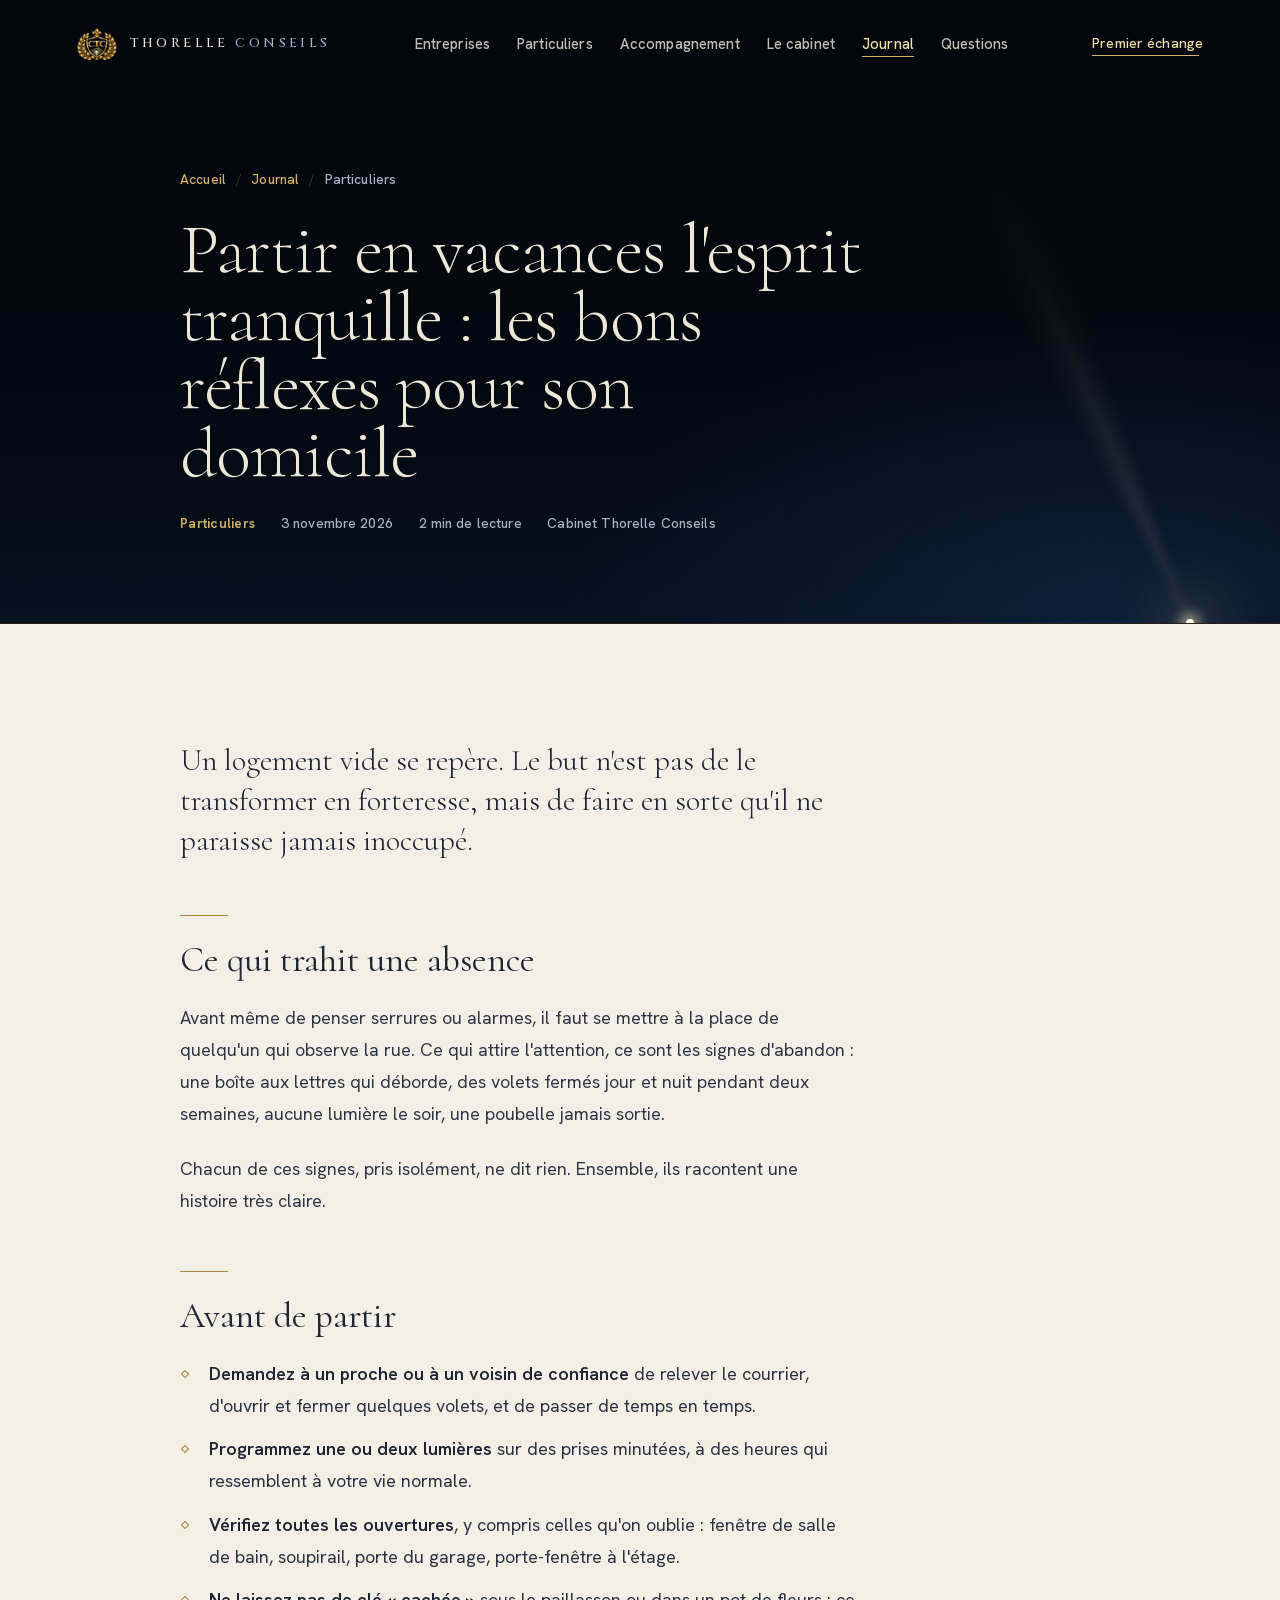
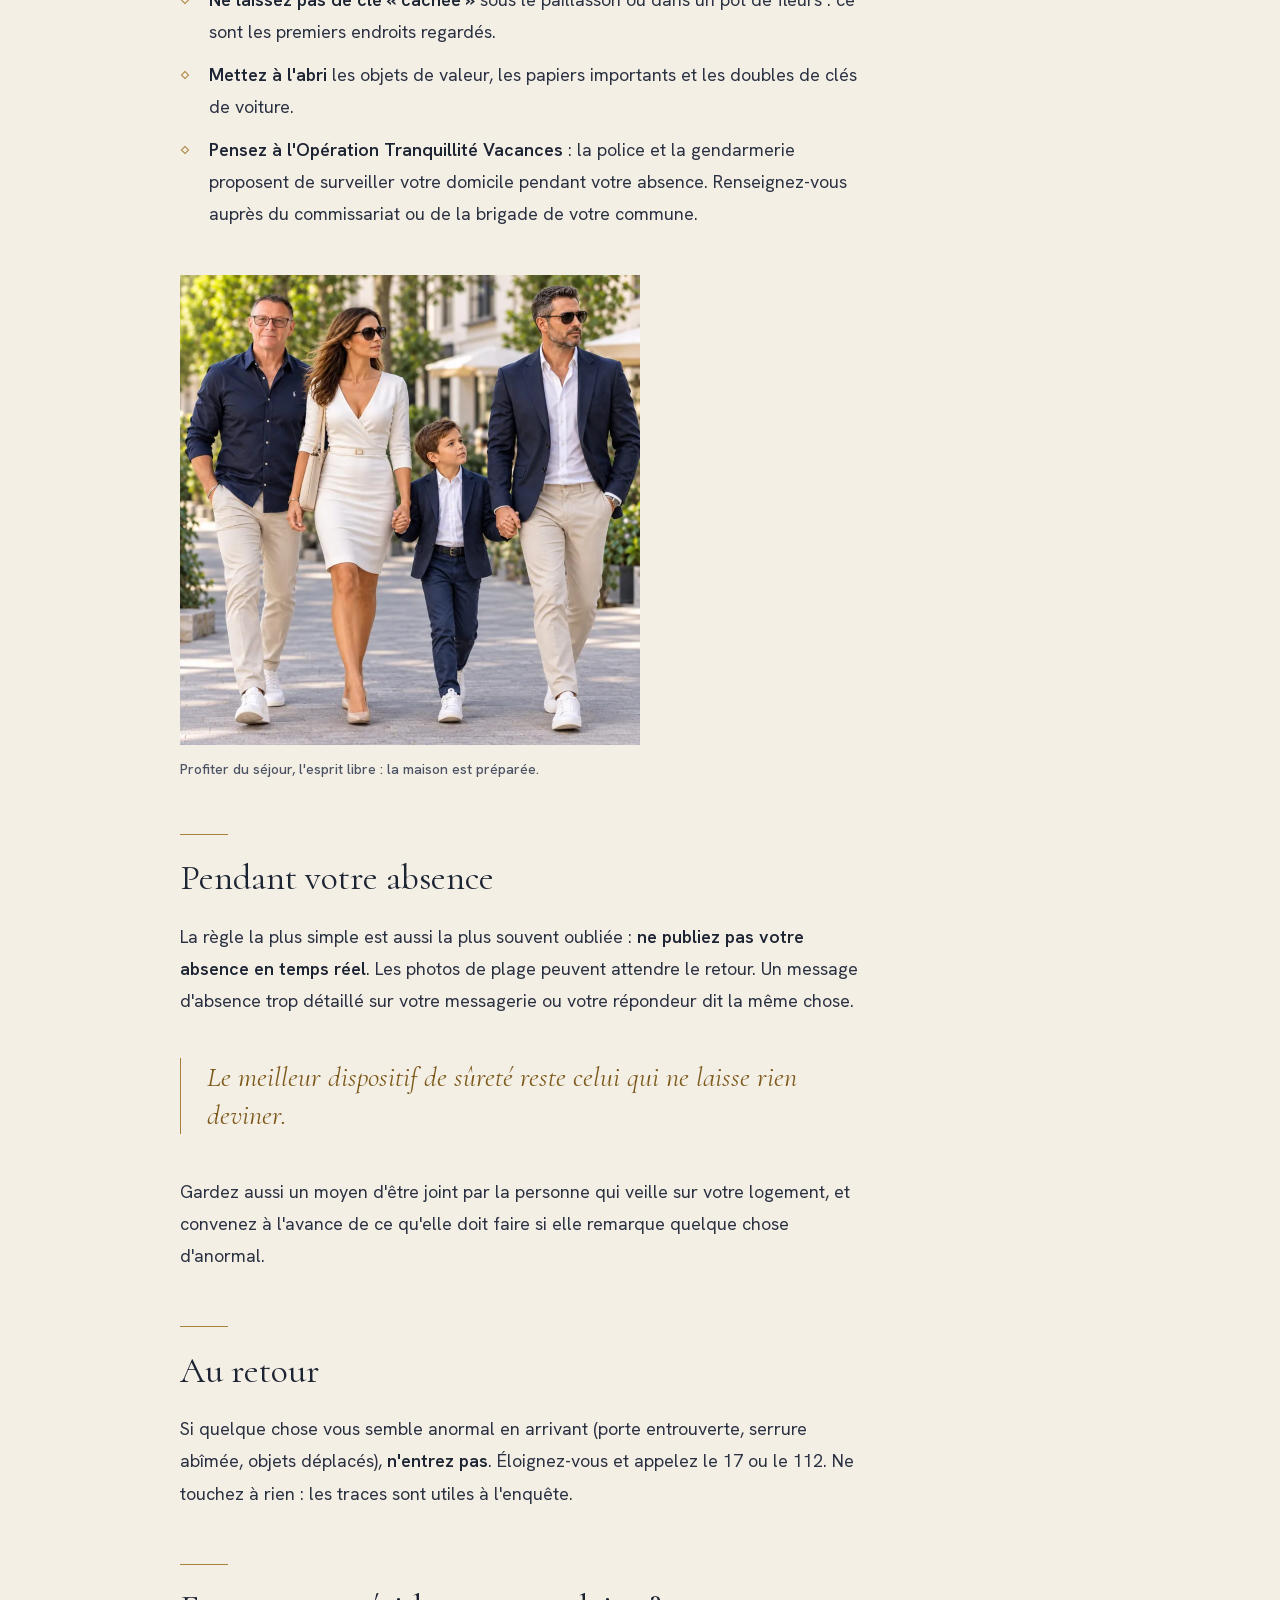
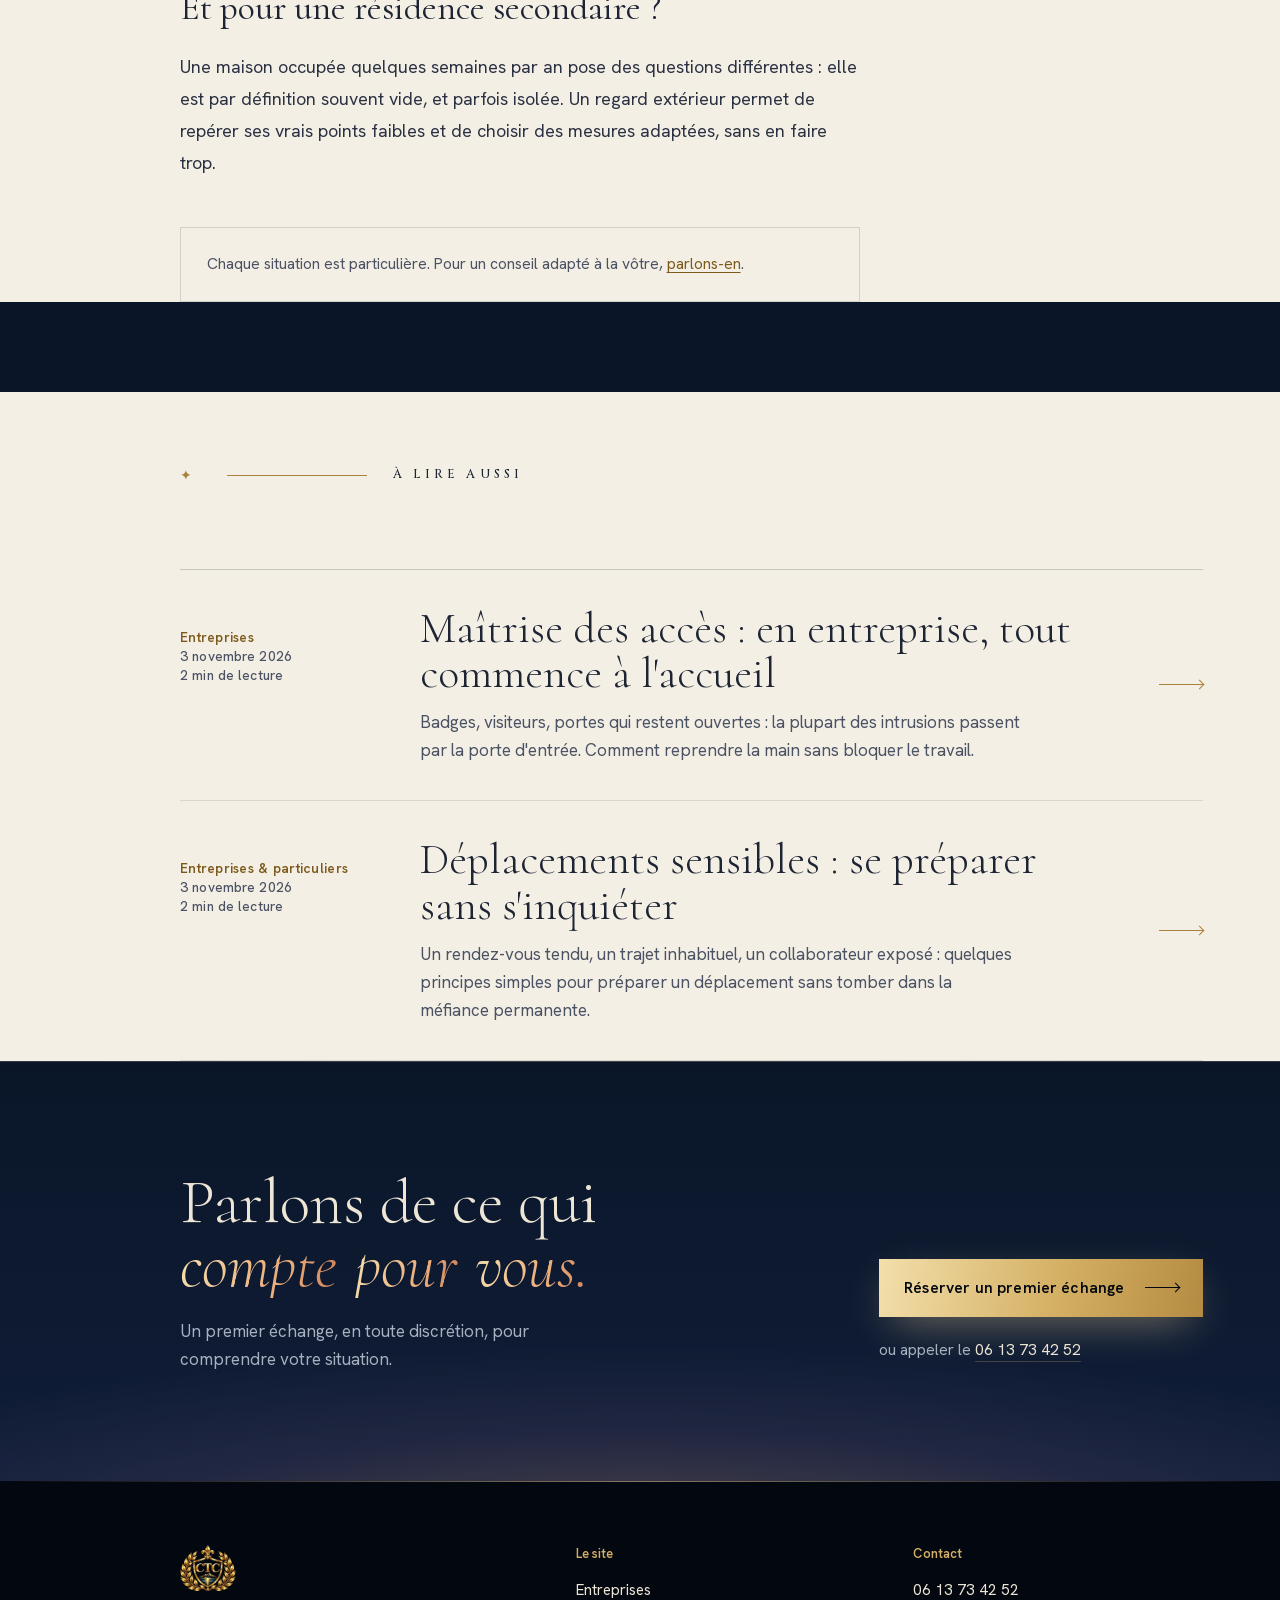
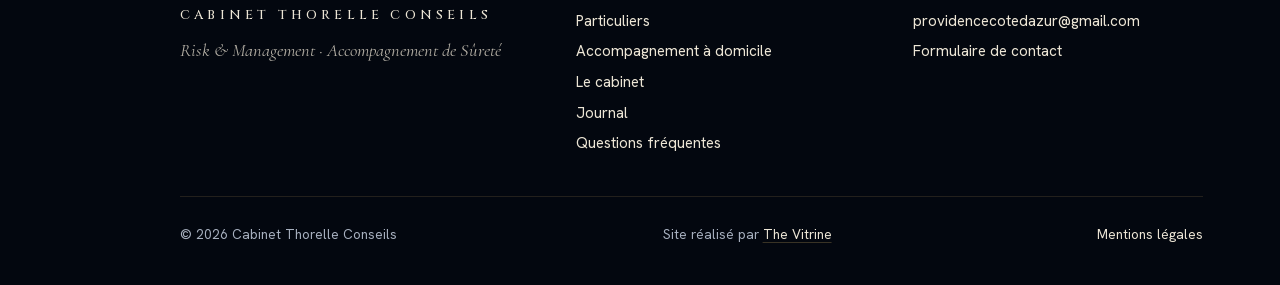
<file: journal/partir-en-vacances-l-esprit-tranquille/index.html>
<!doctype html>
<html lang="fr">
<head>
  <meta charset="utf-8">
  <meta name="viewport" content="width=device-width, initial-scale=1, viewport-fit=cover">
  <title>Vacances : les bons réflexes pour son domicile — Cabinet Thorelle</title>
  <meta name="description" content="Un logement inoccupé se repère. Les gestes simples, avant et pendant votre absence, pour qu'il ne le paraisse pas.">
  <meta name="theme-color" content="#03070f">
  <link rel="canonical" href="https://www.thorellesurete.fr/journal/partir-en-vacances-l-esprit-tranquille/">
  <meta property="og:url" content="https://www.thorellesurete.fr/journal/partir-en-vacances-l-esprit-tranquille/">
  <meta property="og:title" content="Vacances : les bons réflexes pour son domicile — Cabinet Thorelle">
  <meta property="og:description" content="Un logement inoccupé se repère. Les gestes simples, avant et pendant votre absence, pour qu'il ne le paraisse pas.">
  <meta property="og:image" content="https://www.thorellesurete.fr/assets/og-card.jpg?v=2">
  <meta property="og:image:width" content="1200">
  <meta property="og:image:height" content="630">
  <meta name="twitter:card" content="summary_large_image">
  <meta property="og:locale" content="fr_FR">
  <meta property="og:type" content="article">
  <link rel="icon" href="/favicon.ico" sizes="48x48">
  <link rel="icon" type="image/png" sizes="32x32" href="/assets/favicon-32.png?v=3">
  <link rel="icon" type="image/png" sizes="96x96" href="/assets/favicon-96.png?v=3">
  <link rel="apple-touch-icon" href="/apple-touch-icon.png?v=3">
  <link rel="manifest" href="/site.webmanifest">
  <link rel="preload" href="/fonts/cormorant.woff2" as="font" type="font/woff2" crossorigin>
  <link rel="preload" href="/fonts/cormorant-italic.woff2" as="font" type="font/woff2" crossorigin>
  <link rel="preload" href="/fonts/hanken-grotesk.woff2" as="font" type="font/woff2" crossorigin>
  <link rel="stylesheet" href="/styles.css?v=20261114a">
  <script>document.documentElement.classList.add('js');</script>
  <script type="application/ld+json">{"@context": "https://schema.org", "@type": "Article", "headline": "Partir en vacances l'esprit tranquille : les bons réflexes pour son domicile", "description": "Un logement inoccupé se repère. Les gestes simples, avant et pendant votre absence, pour qu'il ne le paraisse pas.", "datePublished": "2026-11-03", "inLanguage": "fr-FR", "author": {"@type": "Organization", "name": "Cabinet Thorelle Conseils"}, "publisher": {"@type": "Organization", "name": "Cabinet Thorelle Conseils", "logo": {"@type": "ImageObject", "url": "https://www.thorellesurete.fr/assets/crest.png"}}, "mainEntityOfPage": "https://www.thorellesurete.fr/journal/partir-en-vacances-l-esprit-tranquille/"}</script>
  <script type="application/ld+json">{"@context": "https://schema.org", "@type": "BreadcrumbList", "itemListElement": [{"@type": "ListItem", "position": 1, "name": "Accueil", "item": "https://www.thorellesurete.fr/"}, {"@type": "ListItem", "position": 2, "name": "Journal", "item": "https://www.thorellesurete.fr/journal/"}, {"@type": "ListItem", "position": 3, "name": "Partir en vacances l'esprit tranquille : les bons réflexes pour son domicile", "item": "https://www.thorellesurete.fr/journal/partir-en-vacances-l-esprit-tranquille/"}]}</script>
</head>
<body class="article-page">
  <a class="skip" href="#contenu">Aller au contenu</a>
  <div class="grain" aria-hidden="true"></div>
  <div class="dawn-sky" aria-hidden="true"></div>

  <header class="bridge">
    <a class="mark" href="/" aria-label="Cabinet Thorelle Conseils, accueil">
      <img src="/assets/crest-96.webp?v=2" alt="" width="40" height="33">
      <span class="mark-name">Thorelle <i>Conseils</i></span>
    </a>
    <nav class="topnav" aria-label="Navigation"><a href="/entreprises/">Entreprises</a><a href="/particuliers/">Particuliers</a><a href="/accompagnement/">Accompagnement</a><a href="/cabinet/">Le cabinet</a><a href="/journal/" aria-current="page">Journal</a><a href="/questions/">Questions</a></nav>
    <div class="bridge-right">
      <a class="bridge-cta" href="/contact/">Premier échange</a>
      <button class="menu-btn" type="button" aria-expanded="false" aria-controls="menu"><span class="menu-lines" aria-hidden="true"><i></i><i></i></span><span class="menu-label">Menu</span></button>
    </div>
  </header>

  <nav class="menu" id="menu" aria-label="Menu principal" aria-hidden="true">
    <ol class="menu-list">
      <li><a href="/"><span>I</span>Accueil</a></li>
      <li><a href="/entreprises/"><span>II</span>Entreprises</a></li>
      <li><a href="/particuliers/"><span>III</span>Particuliers</a></li>
      <li><a href="/accompagnement/"><span>IV</span>Accompagnement</a></li>
      <li><a href="/cabinet/"><span>V</span>Le cabinet</a></li>
      <li><a href="/journal/" aria-current="page"><span>VI</span>Journal</a></li>
      <li><a href="/questions/"><span>VII</span>Questions</a></li>
      <li><a href="/contact/"><span>✦</span>Contact</a></li>
    </ol>
    <div class="menu-foot">
      <a class="phone" href="tel:+33613734252"><span class="phone-label">Appeler</span><span class="phone-number">06&nbsp;13&nbsp;73&nbsp;42&nbsp;52</span></a>
      <a href="mailto:providencecotedazur@gmail.com">providencecotedazur@gmail.com</a>
      <p>Anticiper les risques, c'est préserver ce qui compte.</p>
    </div>
  </nav>

  <main id="contenu">
    <section class="page-hero compact article-hero" style="--beam-rot:-24deg;--beam-x:7%">
      <nav class="crumbs" aria-label="Fil d'Ariane" data-reveal><a href="/">Accueil</a> <span aria-hidden="true">/</span> <a href="/journal/">Journal</a> <span aria-hidden="true">/</span> <span aria-current="page">Particuliers</span></nav>
      <h1 class="page-title" data-split>Partir en vacances l'esprit tranquille : les bons réflexes pour son domicile</h1>
      
      <p class="article-meta" data-reveal><b>Particuliers</b><span>3 novembre 2026</span><span>2 min de lecture</span><span>Cabinet Thorelle Conseils</span></p>
    </section>

    <section class="page-section" aria-label="Article">
      <article class="prose">
        <p class="standfirst">Un logement vide se repère. Le but n'est pas de le transformer en forteresse, mais de faire en sorte qu'il ne paraisse jamais inoccupé.</p>

        <h2>Ce qui trahit une absence</h2>
        <p>Avant même de penser serrures ou alarmes, il faut se mettre à la place de quelqu'un qui observe la rue. Ce qui attire l'attention, ce sont les signes d'abandon : une boîte aux lettres qui déborde, des volets fermés jour et nuit pendant deux semaines, aucune lumière le soir, une poubelle jamais sortie.</p>
        <p>Chacun de ces signes, pris isolément, ne dit rien. Ensemble, ils racontent une histoire très claire.</p>

        <h2>Avant de partir</h2>
        <ul>
          <li><strong>Demandez à un proche ou à un voisin de confiance</strong> de relever le courrier, d'ouvrir et fermer quelques volets, et de passer de temps en temps.</li>
          <li><strong>Programmez une ou deux lumières</strong> sur des prises minutées, à des heures qui ressemblent à votre vie normale.</li>
          <li><strong>Vérifiez toutes les ouvertures</strong>, y compris celles qu'on oublie : fenêtre de salle de bain, soupirail, porte du garage, porte-fenêtre à l'étage.</li>
          <li><strong>Ne laissez pas de clé « cachée »</strong> sous le paillasson ou dans un pot de fleurs : ce sont les premiers endroits regardés.</li>
          <li><strong>Mettez à l'abri</strong> les objets de valeur, les papiers importants et les doubles de clés de voiture.</li>
          <li><strong>Pensez à l'Opération Tranquillité Vacances</strong> : la police et la gendarmerie proposent de surveiller votre domicile pendant votre absence. Renseignez-vous auprès du commissariat ou de la brigade de votre commune.</li>
        </ul>

        <figure class="photo">
          <img src="/assets/famille-promenade.webp" alt="Une famille en promenade dans une rue ensoleillée, accompagnée d'Emmanuel Thorelle" width="920" height="940" loading="lazy" decoding="async">
          <figcaption>Profiter du séjour, l'esprit libre : la maison est préparée.</figcaption>
        </figure>

        <h2>Pendant votre absence</h2>
        <p>La règle la plus simple est aussi la plus souvent oubliée : <strong>ne publiez pas votre absence en temps réel</strong>. Les photos de plage peuvent attendre le retour. Un message d'absence trop détaillé sur votre messagerie ou votre répondeur dit la même chose.</p>
        <blockquote>Le meilleur dispositif de sûreté reste celui qui ne laisse rien deviner.</blockquote>
        <p>Gardez aussi un moyen d'être joint par la personne qui veille sur votre logement, et convenez à l'avance de ce qu'elle doit faire si elle remarque quelque chose d'anormal.</p>

        <h2>Au retour</h2>
        <p>Si quelque chose vous semble anormal en arrivant (porte entrouverte, serrure abîmée, objets déplacés), <strong>n'entrez pas</strong>. Éloignez-vous et appelez le 17 ou le 112. Ne touchez à rien : les traces sont utiles à l'enquête.</p>

        <h2>Et pour une résidence secondaire ?</h2>
        <p>Une maison occupée quelques semaines par an pose des questions différentes : elle est par définition souvent vide, et parfois isolée. Un regard extérieur permet de repérer ses vrais points faibles et de choisir des mesures adaptées, sans en faire trop.</p>

        <p class="note">Chaque situation est particulière. Pour un conseil adapté à la vôtre, <a href="/contact/">parlons-en</a>.</p>
      </article>
    </section>

    <section class="page-section related" aria-labelledby="h-related">
      <header class="chapter-head">
        <span class="chapter-num">✦</span>
        <span class="chapter-rule" data-draw></span>
        <h2 class="chapter-label" id="h-related">À lire aussi</h2>
      </header>
      <ol class="post-list" data-stagger>
        <li data-reveal>
          <a class="post-link" href="/journal/maitrise-des-acces-tout-commence-a-l-accueil/">
            <p class="post-meta"><b>Entreprises</b>3 novembre 2026<br>2 min de lecture</p>
            <div><h3>Maîtrise des accès : en entreprise, tout commence à l'accueil</h3><p>Badges, visiteurs, portes qui restent ouvertes : la plupart des intrusions passent par la porte d'entrée. Comment reprendre la main sans bloquer le travail.</p></div>
            <span class="arrow" aria-hidden="true"></span>
          </a>
        </li>
        <li data-reveal>
          <a class="post-link" href="/journal/deplacements-sensibles-preparer-sans-s-inquieter/">
            <p class="post-meta"><b>Entreprises & particuliers</b>3 novembre 2026<br>2 min de lecture</p>
            <div><h3>Déplacements sensibles : se préparer sans s'inquiéter</h3><p>Un rendez-vous tendu, un trajet inhabituel, un collaborateur exposé : quelques principes simples pour préparer un déplacement sans tomber dans la méfiance permanente.</p></div>
            <span class="arrow" aria-hidden="true"></span>
          </a>
        </li>
      </ol>
    </section>

    <section class="page-cta" aria-label="Prendre contact">
      <div class="page-cta-inner">
        <div>
          <h2 data-split>Parlons de ce qui <em>compte pour vous.</em></h2>
          <p data-reveal>Un premier échange, en toute discrétion, pour comprendre votre situation.</p>
        </div>
        <div class="hero-actions" data-reveal>
          <a class="cta" href="/contact/"><span>Réserver un premier échange</span><i aria-hidden="true"></i></a>
          <a class="cta-alt" href="tel:+33613734252">ou appeler le <span>06&nbsp;13&nbsp;73&nbsp;42&nbsp;52</span></a>
        </div>
      </div>
    </section>
  </main>

  <footer class="site-foot">
    <div class="foot-brand">
      <img src="/assets/crest-160.webp?v=2" alt="" width="56" height="46" loading="lazy" decoding="async">
      <p class="colophon-name">Cabinet Thorelle Conseils</p>
      <p class="colophon-sub">Risk &amp; Management · Accompagnement de Sûreté</p>
    </div>
    <nav aria-label="Pages">
      <p class="foot-title">Le site</p>
      <ul>
        <li><a href="/entreprises/">Entreprises</a></li>
        <li><a href="/particuliers/">Particuliers</a></li>
        <li><a href="/accompagnement/">Accompagnement à domicile</a></li>
        <li><a href="/cabinet/">Le cabinet</a></li>
        <li><a href="/journal/">Journal</a></li>
        <li><a href="/questions/">Questions fréquentes</a></li>
      </ul>
    </nav>
    <div>
      <p class="foot-title">Contact</p>
      <ul>
        <li><a href="tel:+33613734252">06&nbsp;13&nbsp;73&nbsp;42&nbsp;52</a></li>
        <li><a href="mailto:providencecotedazur@gmail.com">providencecotedazur@gmail.com</a></li>
        <li><a href="/contact/">Formulaire de contact</a></li>
      </ul>
    </div>
    <div class="foot-legal">
      <p>© <span id="year">2026</span> Cabinet Thorelle Conseils</p>
      <p>Site réalisé par <a href="https://thevitrine.fr/" target="_blank" rel="noopener">The Vitrine</a></p>
      <a href="/mentions-legales/">Mentions légales</a>
    </div>
  </footer>
  <nav class="dock" aria-label="Contact rapide">
    <a class="dock-call" href="tel:+33613734252"><svg aria-hidden="true" viewBox="0 0 24 24" width="18" height="18"><path fill="currentColor" d="M6.6 10.8a15.1 15.1 0 0 0 6.6 6.6l2.2-2.2c.3-.3.7-.4 1-.2 1.1.4 2.3.6 3.6.6.6 0 1 .4 1 1V20c0 .6-.4 1-1 1A17 17 0 0 1 3 4c0-.6.4-1 1-1h3.5c.6 0 1 .4 1 1 0 1.3.2 2.5.6 3.6.1.3 0 .7-.2 1l-2.3 2.2Z"/></svg>Appeler</a>
    <a class="dock-cta" href="/contact/">Premier échange</a>
  </nav>

  <script src="/script.js?v=20261107j" defer></script>
</body>
</html>
</file>
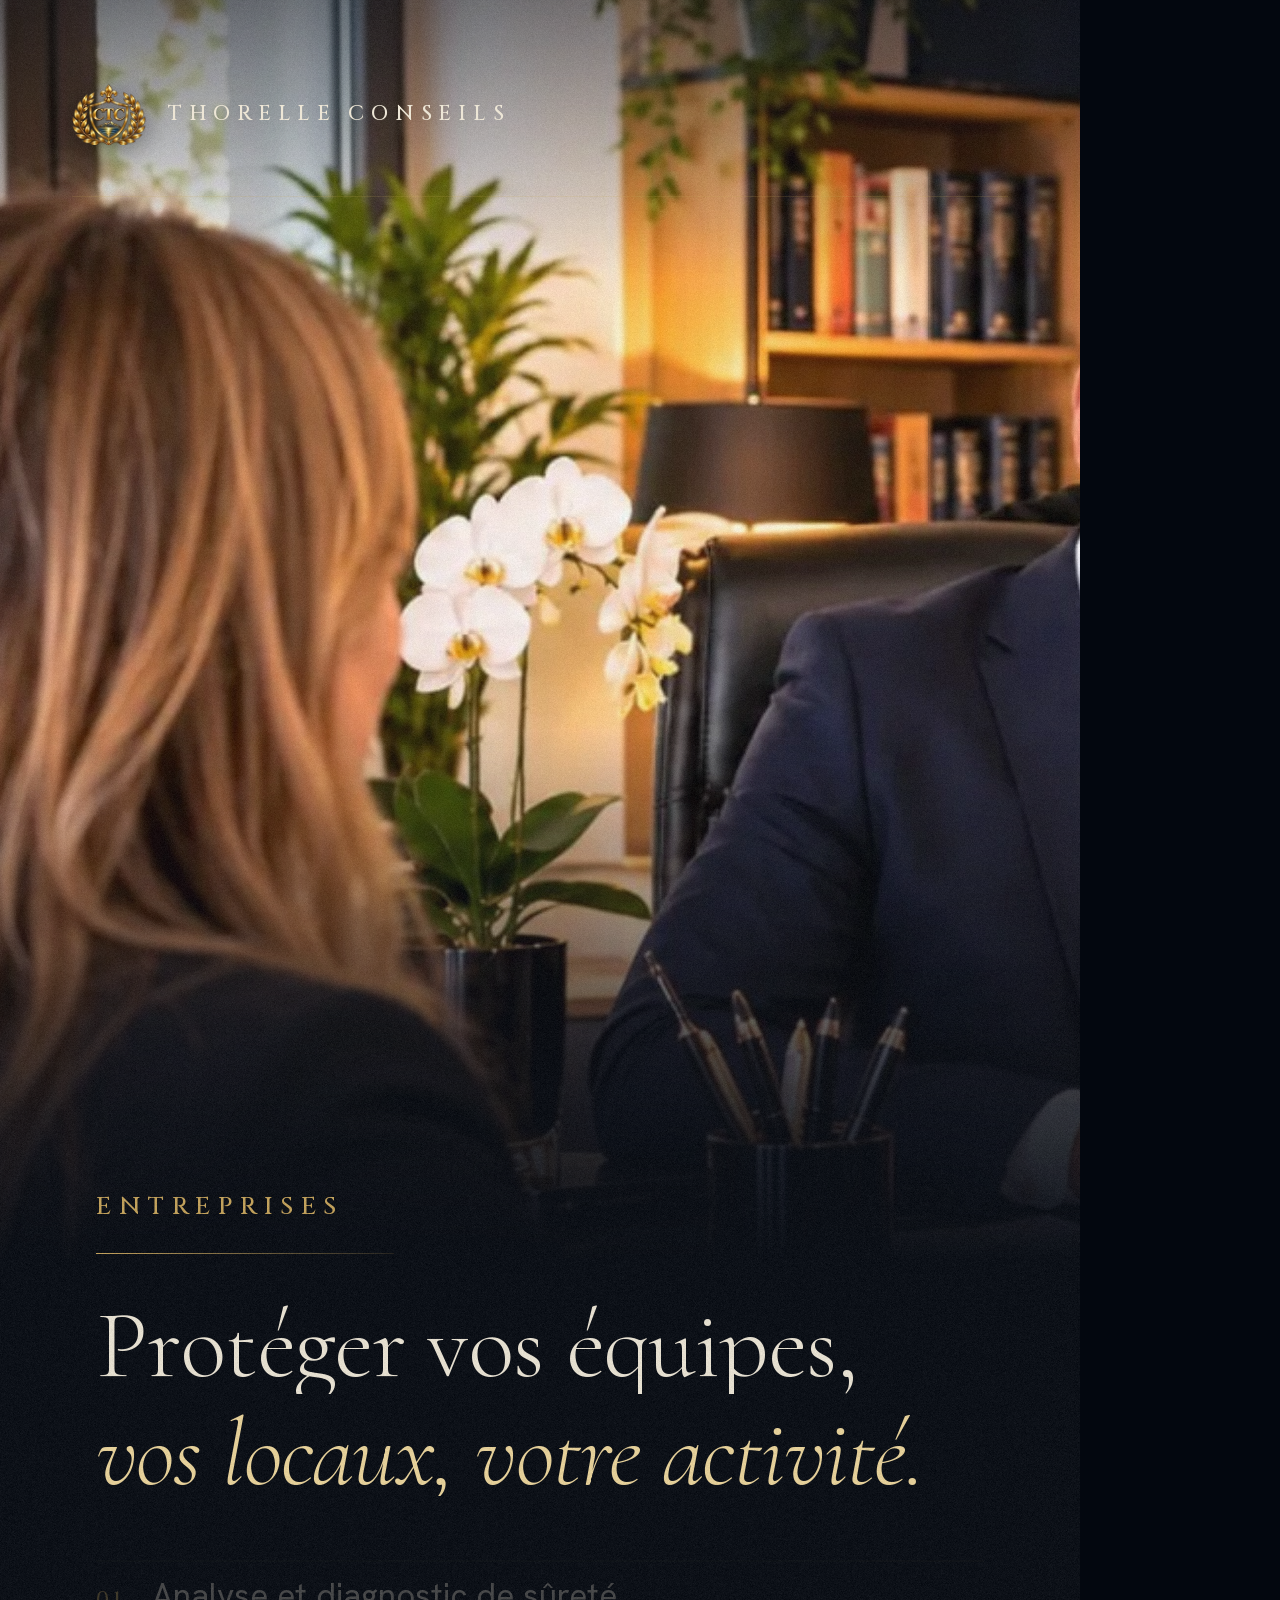
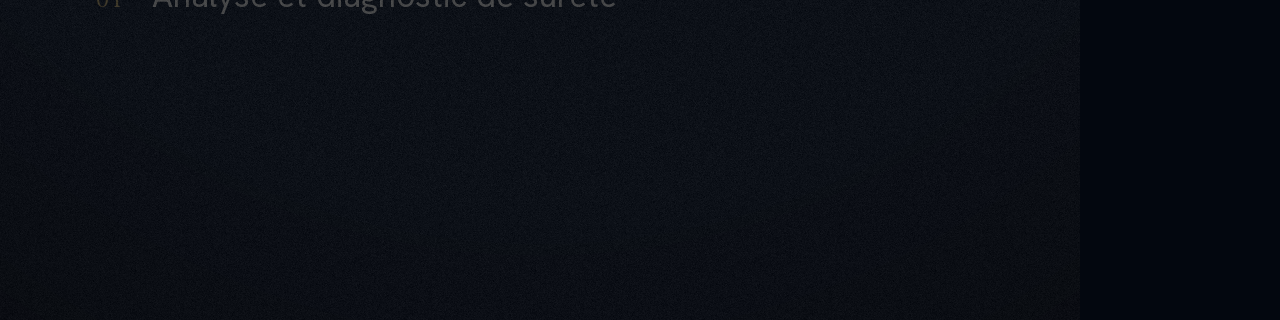
<file: promo/reel-9x16/index.html>
<!doctype html>
<html lang="fr">
<head>
<meta charset="utf-8">
<title>Thorelle promo 9:16</title>
<!--
  Vertical promo reel (1080x1920), Cabinet Thorelle Conseils.
  Deterministic: window.render(t) draws the frame at time t (seconds).
  Rendered to video by render.js. Serve the repo root (python3 -m http.server 4321)
  and open /promo/reel-9x16/ to preview; add ?play to watch it in real time.
-->
<style>
@font-face { font-family: "Cinzel"; font-weight: 500 600; src: url("/fonts/cinzel.woff2") format("woff2"); }
@font-face { font-family: "Cormorant"; font-style: normal; font-weight: 300 400; src: url("/fonts/cormorant.woff2") format("woff2"); }
@font-face { font-family: "Cormorant"; font-style: italic; font-weight: 300 400; src: url("/fonts/cormorant-italic.woff2") format("woff2"); }
@font-face { font-family: "Hanken Grotesk"; font-weight: 400 600; src: url("/fonts/hanken-grotesk.woff2") format("woff2"); }

:root {
  --nuit: #03070f; --abysse: #06111f; --marine: #0c1e36;
  --or: #c9a55a; --or-pale: #ecd59b; --ivoire: #ede6d6; --brume: #8a94a5;
}
* { margin: 0; padding: 0; box-sizing: border-box; }
html, body { width: 1080px; height: 1920px; overflow: hidden; background: var(--nuit); }
#stage { position: relative; width: 1080px; height: 1920px; overflow: hidden; background: var(--nuit); color: var(--ivoire);
  font-family: "Hanken Grotesk", sans-serif; }
.layer { position: absolute; inset: 0; opacity: 0; will-change: opacity; }
.abs { position: absolute; }
.navy { background: radial-gradient(110% 65% at 50% 42%, #10264a 0%, var(--abysse) 50%, var(--nuit) 85%); }

.cinzel { font-family: "Cinzel", serif; font-weight: 500; letter-spacing: .3em; text-transform: uppercase; }
.corm { font-family: "Cormorant", serif; font-weight: 300; line-height: .98; letter-spacing: -.01em; }
.corm em { font-style: italic; color: var(--or-pale); }
.mask { overflow: hidden; display: block; padding-bottom: .08em; }
.mask > span { display: block; will-change: transform; }
.hair { height: 1px; background: linear-gradient(90deg, var(--or), rgba(201,165,90,.15)); transform-origin: left center; }
.hair.center { transform-origin: center; background: linear-gradient(90deg, transparent, var(--or-pale), transparent); margin-left: auto !important; margin-right: auto !important; }

/* ---------- Crest (intro + end) ---------- */
.crest { position: absolute; left: 50%; }
.crest img { width: 100%; display: block; filter: drop-shadow(0 18px 44px rgba(0,0,0,.6)); }
.crest .gw { position: absolute; inset: 0; -webkit-mask: url("/assets/crest.png") 0 0 / 100% auto no-repeat; mask: url("/assets/crest.png") 0 0 / 100% auto no-repeat; }
.crest .glint { position: absolute; top: -20%; bottom: -20%; width: 34%; left: 0;
  background: linear-gradient(100deg, transparent 0%, rgba(255,244,214,0) 20%, rgba(255,244,214,.55) 50%, rgba(255,244,214,0) 80%, transparent 100%);
  mix-blend-mode: overlay; transform: skewX(-12deg); }
.halo { position: absolute; left: 50%; width: 1100px; height: 1100px; margin-left: -550px; border-radius: 50%;
  background: radial-gradient(circle, rgba(201,165,90,.22) 0%, rgba(201,165,90,.06) 35%, transparent 62%); }

/* ---------- Photo scenes ---------- */
.band { position: absolute; left: 0; top: 0; width: 1080px; height: 1260px; overflow: hidden; }
.band img { position: absolute; top: 0; left: 0; transform-origin: 0 0; will-change: transform; }
.band::after { content: ""; position: absolute; inset: 0;
  background: linear-gradient(180deg, rgba(3,7,15,.55) 0%, rgba(3,7,15,0) 22%, rgba(3,7,15,0) 58%, rgba(3,7,15,.85) 88%, var(--nuit) 100%); }
.copy { position: absolute; left: 96px; right: 96px; top: 1190px; }
.eyebrow { font-size: 25px; color: var(--or); }
.copy .hair { width: 300px; margin: 30px 0 38px; }
.headline { font-size: 96px; }
.items { margin-top: 44px; list-style: none; }
.items li { font-size: 33px; color: var(--ivoire); line-height: 1.25; padding: 14px 0; display: flex; gap: 26px; align-items: baseline; border-top: 1px solid rgba(201,165,90,.18); }
.items li b { font-family: "Cinzel", serif; font-weight: 500; font-size: 22px; color: var(--or); letter-spacing: .2em; }
.body { font-size: 34px; line-height: 1.5; color: #cfd3da; max-width: 860px; margin-top: 40px; }

/* ---------- Values ---------- */
#vals { position: absolute; left: 0; right: 0; top: 0; height: 1920px; }
.val { position: absolute; left: 0; right: 0; text-align: center; font-family: "Cormorant", serif; font-weight: 300; font-size: 128px; color: var(--ivoire); }

/* ---------- Chrome (always on) ---------- */
#chrome { opacity: 1; z-index: 20; pointer-events: none; }
#brand { position: absolute; left: 72px; top: 84px; display: flex; align-items: center; gap: 22px; }
#brand img { width: 74px; height: auto; filter: drop-shadow(0 4px 14px rgba(0,0,0,.6)); }
#brand span { font-size: 21px; color: var(--ivoire); letter-spacing: .32em; }
#progress { position: absolute; left: 72px; right: 72px; top: 196px; height: 1px; background: rgba(201,165,90,.18); }
#progress i { position: absolute; left: 0; top: 0; bottom: 0; background: var(--or); transform-origin: left; }
#grain { position: absolute; inset: -60px; background-image: url("grain.png"); opacity: .08; mix-blend-mode: overlay; }
#vignette { position: absolute; inset: 0; background: radial-gradient(130% 85% at 50% 45%, transparent 55%, rgba(0,0,0,.55) 100%); }
#fade { position: absolute; inset: 0; background: #000; opacity: 0; }
</style>
</head>
<body>
<div id="stage">

  <!-- 1–2 · Intro: crest, name; then the motto -->
  <div class="layer navy" id="intro">
    <div class="halo" id="introHalo" style="top: 280px;"></div>
    <div id="introBrand">
      <div class="crest" id="introCrest" style="top: 560px; width: 420px; margin-left: -210px;">
        <img src="/assets/crest.png" alt=""><div class="gw"><div class="glint"></div></div>
      </div>
      <div class="abs" style="left: 0; right: 0; top: 1000px; text-align: center;">
        <div class="cinzel" id="introName" style="font-size: 40px; letter-spacing: .22em; color: var(--ivoire);">Cabinet Thorelle Conseils</div>
        <div class="hair center" id="introHair" style="width: 340px; margin: 40px 0;"></div>
        <div id="introSub" style="font-family: Cormorant, serif; font-style: italic; font-size: 42px; color: var(--or-pale);">Risk &amp; Management · Accompagnement de sûreté</div>
      </div>
    </div>

    <div class="copy abs" id="motto" style="top: 600px;">
      <div class="eyebrow cinzel">Conseil en sûreté</div>
      <div class="hair"></div>
      <div class="corm headline" style="font-size: 124px;">
        <span class="mask"><span>Anticiper</span></span>
        <span class="mask"><span style="padding-left: 70px;">les risques,</span></span>
        <span class="mask"><span><em>c'est préserver</em></span></span>
        <span class="mask"><span style="padding-left: 70px;"><em>ce qui compte.</em></span></span>
      </div>
      <p class="body" style="margin-top: 70px;">Entreprises &amp; particuliers&nbsp;: repérer les risques avant qu'ils ne vous atteignent.</p>
    </div>
  </div>

  <!-- 3 · Emmanuel -->
  <div class="layer" id="s-emmanuel">
    <div class="band" style="height: 1340px;"><img src="/assets/cabinet-portrait@2x.webp" data-w="760" data-h="1157" alt=""></div>
    <div class="copy" style="top: 1230px;">
      <div class="eyebrow cinzel">Le fondateur</div>
      <div class="hair"></div>
      <div class="corm headline" style="font-size: 88px;">
        <span class="mask"><span>Emmanuel Thorelle,</span></span>
        <span class="mask"><span><em>à vos côtés.</em></span></span>
      </div>
      <p class="body">Il accompagne entreprises et particuliers pour mieux comprendre les risques et adopter les bons réflexes au quotidien.</p>
    </div>
  </div>

  <!-- 4 · Entreprises -->
  <div class="layer" id="s-entreprises">
    <div class="band"><img src="/assets/cabinet-thorelle.webp" data-w="1600" data-h="901" alt=""></div>
    <div class="copy">
      <div class="eyebrow cinzel">Entreprises</div>
      <div class="hair"></div>
      <div class="corm headline">
        <span class="mask"><span>Protéger vos équipes,</span></span>
        <span class="mask"><span><em>vos locaux, votre activité.</em></span></span>
      </div>
      <ul class="items">
        <li><b>01</b>Analyse et diagnostic de sûreté</li>
        <li><b>02</b>Audit et recommandations</li>
        <li><b>03</b>Formation et sensibilisation</li>
      </ul>
    </div>
  </div>

  <!-- 5 · Particuliers -->
  <div class="layer" id="s-particuliers">
    <div class="band"><img src="/assets/accueil-residence.webp" data-w="1600" data-h="901" alt=""></div>
    <div class="copy">
      <div class="eyebrow cinzel">Particuliers</div>
      <div class="hair"></div>
      <div class="corm headline">
        <span class="mask"><span>Se sentir en sûreté</span></span>
        <span class="mask"><span>chez soi,</span></span>
        <span class="mask"><span><em>et partout ailleurs.</em></span></span>
      </div>
      <ul class="items">
        <li><b>01</b>Sûreté de votre résidence</li>
        <li><b>02</b>Accompagnement des familles</li>
        <li><b>03</b>Protection de la vie privée</li>
      </ul>
    </div>
  </div>

  <!-- 6 · Accompagnement -->
  <div class="layer" id="s-quotidien">
    <div class="band"><img src="/assets/accompagnement-provence.webp" data-w="1100" data-h="1100" alt=""></div>
    <div class="copy">
      <div class="eyebrow cinzel">Accompagnement</div>
      <div class="hair"></div>
      <div class="corm headline">
        <span class="mask"><span>Une présence</span></span>
        <span class="mask"><span><em>de confiance.</em></span></span>
      </div>
      <p class="body">Avec Evelyne Thorelle&nbsp;: aide au quotidien, rendez-vous, sorties. Une attention particulière pour les plus jeunes.</p>
    </div>
  </div>

  <!-- 7 · Nos valeurs -->
  <div class="layer navy" id="s-valeurs">
    <div class="abs" id="valLabel" style="left:0; right:0; top: 430px; text-align:center;">
      <div class="cinzel" style="font-size: 25px; color: var(--or);">Nos valeurs</div>
      <div class="hair center" id="valHair" style="width: 160px; margin-top: 26px;"></div>
    </div>
    <div id="vals"></div>
  </div>

  <!-- 8 · End card -->
  <div class="layer navy" id="end">
    <div class="halo" id="endHalo" style="top: 120px;"></div>
    <div class="crest" id="endCrest" style="top: 380px; width: 320px; margin-left: -160px;">
      <img src="/assets/crest.png" alt=""><div class="gw"><div class="glint"></div></div>
    </div>
    <div class="abs" style="left: 0; right: 0; top: 700px; text-align: center;">
      <div class="cinzel" id="endName" style="font-size: 38px; letter-spacing: .22em; color: var(--ivoire);">Cabinet Thorelle Conseils</div>
      <div id="endSub" style="font-family: Cormorant, serif; font-style: italic; font-size: 38px; color: var(--or-pale); margin-top: 14px;">Risk &amp; Management · Accompagnement de sûreté</div>
      <div class="hair center" id="endHair" style="width: 300px; margin: 64px 0;"></div>
      <div class="corm" id="endCall" style="font-size: 104px;">Parlons de ce<br><em>qui compte pour vous.</em></div>
      <div id="endCta" style="margin-top: 80px;">
        <div class="cinzel" style="font-size: 22px; color: var(--ivoire); opacity: .85;">Premier échange confidentiel</div>
        <div style="font-family: 'Hanken Grotesk'; font-weight: 500; font-size: 76px; letter-spacing: .06em; margin-top: 26px; color: #fff;">06 13 73 42 52</div>
        <div style="font-family: Cormorant, serif; font-size: 56px; margin-top: 18px; color: var(--or-pale);">thorellesurete.fr</div>
      </div>
    </div>
  </div>

  <!-- Chrome -->
  <div class="layer" id="chrome">
    <div id="grain"></div>
    <div id="vignette"></div>
    <div id="brand"><img src="/assets/crest-160.webp" alt=""><span class="cinzel">Thorelle Conseils</span></div>
    <div id="progress"><i id="progressBar"></i></div>
    <div id="fade"></div>
  </div>
</div>

<script>
const DURATION = 31;
const $ = (s, r = document) => r.querySelector(s);
const $$ = (s, r = document) => [...r.querySelectorAll(s)];
const clamp = (x, a = 0, b = 1) => Math.min(b, Math.max(a, x));
const lerp = (a, b, k) => a + (b - a) * k;
const prog = (t, a, b) => clamp((t - a) / (b - a));
const expo = k => k >= 1 ? 1 : 1 - Math.pow(2, -10 * k);          // expo-out, the site's --ease
const inout = k => k < .5 ? 4 * k * k * k : 1 - Math.pow(-2 * k + 2, 3) / 2;
const smooth = k => k * k * (3 - 2 * k);
// Envelope: fade in over [a, a+fi], out over [b-fo, b]
const env = (t, a, b, fi = .6, fo = .6) => Math.min(smooth(prog(t, a, a + fi)), 1 - smooth(prog(t, b - fo, b)));

const VALUES = ["Loyauté", "Discrétion", "Anticipation", "Rigueur", "Réactivité", "Respect", "Intégrité", "Confiance", "Équilibre"];
const valEls = VALUES.map(v => { const d = document.createElement("div"); d.className = "val"; d.textContent = v; $("#vals").appendChild(d); return d; });

// Photo scenes: [focusX, focusY, zoom] at start and end (zoom 1 = cover)
const SCENES = [
  { el: "#s-emmanuel",    a: 7.4,  b: 11.4, pan: [[.50, .10, 1.00], [.50, .16, 1.08]] },
  { el: "#s-entreprises", a: 11.0, b: 15.0, pan: [[.00, .50, 1.40], [.55, .45, 1.46]] },
  { el: "#s-particuliers",a: 14.6, b: 18.6, pan: [[.62, .50, 1.40], [.12, .55, 1.46]] },
  { el: "#s-quotidien",   a: 18.2, b: 22.2, pan: [[.50, .40, 1.15], [.50, .70, 1.26]] },
].map(s => ({ ...s, node: $(s.el), img: $(s.el + " img"), band: $(s.el + " .band") }));

function rise(el, k, d = 28) { el.style.opacity = k; el.style.transform = `translateY(${(1 - k) * d}px)`; }
function revealCopy(root, t, t0) {
  const eb = $(".eyebrow", root), hair = $(".hair", root);
  if (eb) rise(eb, expo(prog(t, t0, t0 + 1.2)));
  if (hair) hair.style.transform = `scaleX(${expo(prog(t, t0 + .1, t0 + 1.0))})`;
  $$(".mask > span", root).forEach((s, i) => { const k = expo(prog(t, t0 + .25 + i * .12, t0 + 1.55 + i * .12)); s.style.transform = `translateY(${(1 - k) * 108}%)`; });
  $$(".items li", root).forEach((li, i) => rise(li, expo(prog(t, t0 + .7 + i * .12, t0 + 1.8 + i * .12))));
  $$(".body", root).forEach(b => rise(b, expo(prog(t, t0 + 1.0, t0 + 2.4))));
}
function kenBurns(s, t) {
  const k = inout(prog(t, s.a, s.b));
  const [p0, p1] = s.pan; const fx = lerp(p0[0], p1[0], k), fy = lerp(p0[1], p1[1], k), z = lerp(p0[2], p1[2], k);
  const bw = 1080, bh = s.band.offsetHeight, iw = +s.img.dataset.w, ih = +s.img.dataset.h;
  const sc = Math.max(bw / iw, bh / ih) * z;
  s.img.style.width = iw + "px"; s.img.style.height = ih + "px";
  s.img.style.transform = `translate(${-(iw * sc - bw) * fx}px, ${-(ih * sc - bh) * fy}px) scale(${sc})`;
}
function glint(crest, t, t0) {   // a light passing over the gold
  const k = inout(prog(t, t0, t0 + 1.6));
  $(".glint", crest).style.left = lerp(-45, 115, k) + "%";
}

function render(t) {
  // Intro (0 → 8.0): crest + name, then the motto
  const iOp = 1 - smooth(prog(t, 7.4, 8.0));
  $("#intro").style.opacity = iOp;
  if (iOp > 0) {
    const out = smooth(prog(t, 3.2, 3.9));
    const ce = expo(prog(t, .2, 2.0));
    const crest = $("#introCrest");
    crest.style.opacity = ce * (1 - out);
    crest.style.transform = `translateY(${(1 - ce) * 40 - out * 40}px) scale(${.92 + .08 * ce})`;
    glint(crest, t, 1.0);
    $("#introHalo").style.opacity = ce * (1 - out * .6);
    rise($("#introName"), expo(prog(t, .7, 2.0)) * (1 - out));
    $("#introHair").style.transform = `scaleX(${expo(prog(t, 1.0, 2.0))})`; $("#introHair").style.opacity = 1 - out;
    rise($("#introSub"), expo(prog(t, 1.2, 2.5)) * (1 - out));
    $("#motto").style.opacity = smooth(prog(t, 3.6, 3.8));
    revealCopy($("#motto"), t, 3.75);
  }

  // Photo scenes
  for (const s of SCENES) {
    const op = env(t, s.a, s.b);
    s.node.style.opacity = op;
    if (op > 0) { kenBurns(s, t); revealCopy(s.node, t, s.a + .25); }
  }

  // Values (21.8 → 26.0): one value at a time passes through the centre
  const vOp = env(t, 21.8, 26.0, .6, .7);
  $("#s-valeurs").style.opacity = vOp;
  if (vOp > 0) {
    rise($("#valLabel"), expo(prog(t, 22.0, 23.0)));
    $("#valHair").style.transform = `scaleX(${expo(prog(t, 22.2, 23.2))})`;
    const pos = lerp(-.4, VALUES.length - .6, prog(t, 22.1, 25.9));
    valEls.forEach((el, i) => {
      const d = i - pos, lit = Math.exp(-d * d * 2.2);
      el.style.top = (940 + d * 190 - 70) + "px";
      el.style.opacity = clamp(.1 + lit * .9) * clamp(1 - Math.abs(d) / 3.2);
      el.style.color = lit > .6 ? "#ecd59b" : "#ede6d6";
      el.style.transform = `scale(${.78 + .22 * lit})`;
    });
  }

  // End card (25.6 → end)
  const eOp = smooth(prog(t, 25.6, 26.4));
  $("#end").style.opacity = eOp;
  if (eOp > 0) {
    const d0 = 25.9;
    const ce = expo(prog(t, d0, d0 + 1.6)); const crest = $("#endCrest");
    crest.style.opacity = ce; crest.style.transform = `translateY(${(1 - ce) * 30}px) scale(${.94 + .06 * ce})`;
    glint(crest, t, d0 + .8);
    $("#endHalo").style.opacity = ce * (.8 + .2 * Math.sin((t - d0) * 1.2));
    [["#endName", .35], ["#endSub", .55], ["#endCall", 1.0], ["#endCta", 1.7]].forEach(([s, o]) => rise($(s), expo(prog(t, d0 + o, d0 + o + 1.4))));
    $("#endHair").style.transform = `scaleX(${expo(prog(t, d0 + .8, d0 + 1.8))})`;
  }

  // Chrome: brand mark (hidden while the big crest is on screen), progress hairline, grain
  const intro = 1 - smooth(prog(t, 3.2, 3.9));
  $("#brand").style.opacity = expo(prog(t, .3, 1.6)) * (1 - intro) * (1 - eOp);
  $("#progress").style.opacity = expo(prog(t, .3, 1.6)) * .9;
  $("#progressBar").style.transform = `scaleX(${prog(t, 0, DURATION)})`;
  const f = Math.floor(t * 24); $("#grain").style.transform = `translate(${(f * 37) % 60 - 30}px, ${(f * 53) % 60 - 30}px)`;
  $("#fade").style.opacity = 1 - smooth(prog(t, 0, .6));
}
window.DURATION = DURATION;
window.render = render;
window.ready = Promise.all([document.fonts.ready, ...$$("img").map(i => i.complete ? 1 : new Promise(r => { i.onload = i.onerror = r; }))]);
window.ready.then(() => {
  if (location.search.includes("play")) { const t0 = performance.now(); const loop = () => { render(((performance.now() - t0) / 1000) % DURATION); requestAnimationFrame(loop); }; loop(); }
  else render(+(new URLSearchParams(location.search).get("t") || 12));
});
</script>
</body>
</html>
</file>
<file: styles.css>
/* Self-hosted fonts (SIL Open Font License), latin subset */
@font-face { font-family: "Cinzel"; font-style: normal; font-weight: 500 600; font-display: swap; src: url("/fonts/cinzel.woff2") format("woff2"); unicode-range: U+0000-00FF, U+0131, U+0152-0153, U+02BB-02BC, U+02C6, U+02DA, U+02DC, U+0304, U+0308, U+0329, U+2000-206F, U+20AC, U+2122, U+2191, U+2193, U+2212, U+2215, U+FEFF, U+FFFD; }
@font-face { font-family: "Cormorant"; font-style: normal; font-weight: 300 400; font-display: swap; src: url("/fonts/cormorant.woff2") format("woff2"); unicode-range: U+0000-00FF, U+0131, U+0152-0153, U+02BB-02BC, U+02C6, U+02DA, U+02DC, U+0304, U+0308, U+0329, U+2000-206F, U+20AC, U+2122, U+2191, U+2193, U+2212, U+2215, U+FEFF, U+FFFD; }
@font-face { font-family: "Cormorant"; font-style: italic; font-weight: 300 400; font-display: swap; src: url("/fonts/cormorant-italic.woff2") format("woff2"); unicode-range: U+0000-00FF, U+0131, U+0152-0153, U+02BB-02BC, U+02C6, U+02DA, U+02DC, U+0304, U+0308, U+0329, U+2000-206F, U+20AC, U+2122, U+2191, U+2193, U+2212, U+2215, U+FEFF, U+FFFD; }
@font-face { font-family: "Hanken Grotesk"; font-style: normal; font-weight: 400 600; font-display: swap; src: url("/fonts/hanken-grotesk.woff2") format("woff2"); unicode-range: U+0000-00FF, U+0131, U+0152-0153, U+02BB-02BC, U+02C6, U+02DA, U+02DC, U+0304, U+0308, U+0329, U+2000-206F, U+20AC, U+2122, U+2191, U+2193, U+2212, U+2215, U+FEFF, U+FFFD; }

/* =========================================================
   LA VEILLE — Cabinet Thorelle Conseils
   One night of watch over the coast, from dusk to dawn.
   See docs/DIRECTION-CREATIVE.md
   ========================================================= */

:root {
  --nuit: #03070f;
  --abysse: #06111f;
  --marine: #0c1e36;
  --or: #d4b066;
  --or-pale: #f0dca6;
  --or-deep: #9c7a35;
  --ivoire: #ede6d6;
  --brume: #a7b0bf;
  --surface: #0a1628;           /* content sections: the lit room below the night sky */
  --hair: rgba(212, 176, 102, 0.26);
  --hair-soft: rgba(212, 176, 102, 0.15);
  --gold-text: linear-gradient(100deg, #f3e2b0 0%, #d8b469 40%, #a8823b 100%);
  --gold-fill: linear-gradient(100deg, #f3dfab, #d4b064 55%, #b48b42);
  --dawn-text: linear-gradient(100deg, #f6dfb0, #e9a774 70%, #c9805a);
  --dawn-line: linear-gradient(90deg, transparent, rgba(243, 214, 160, .55), transparent);

  --f-display: "Cormorant", "Cormorant Garamond", Georgia, serif;
  --f-herald: "Cinzel", "Times New Roman", serif;
  --f-body: "Hanken Grotesk", system-ui, -apple-system, sans-serif;

  /* ---- Motion tokens (docs/MOTION-SYSTEM.md) ---- */
  --ease: cubic-bezier(0.16, 1, 0.3, 1);        /* expo-out: arrivals, reveals, hovers */
  --ease-in-out: cubic-bezier(0.65, 0, 0.35, 1); /* sweeps, loops, scroll cues */
  --ease-exit: cubic-bezier(0.7, 0, 0.84, 0);    /* departures: page out, accordion close */
  --ease-soft: cubic-bezier(0.33, 1, 0.68, 1);   /* colour and opacity changes */
  --dur-instant: 120ms;   /* press feedback */
  --dur-quick: 240ms;     /* colour, exits */
  --dur-base: 480ms;      /* UI state: menu, accordion, fields */
  --dur-slow: 900ms;      /* hairlines, hover movement */
  --dur-reveal: 1400ms;   /* scroll reveals */
  --dur-cinematic: 1800ms;/* titles, hero */
  --stagger: 70ms;
  --rise: 28px;

  --gutter: clamp(20px, 6vw, 96px);
  --gutter-left: var(--gutter);
  --chapter-pad: clamp(7rem, 18vh, 13rem);
}
@media (min-width: 1100px) {
  :root { --gutter-left: 180px; }
}

*, *::before, *::after { box-sizing: border-box; }
html { -webkit-text-size-adjust: 100%; scroll-behavior: smooth; scroll-padding-top: 88px; }
body {
  margin: 0;
  background: var(--surface);
  color: var(--ivoire);
  font-family: var(--f-body);
  font-size: 1.0625rem;
  line-height: 1.65;
  -webkit-font-smoothing: antialiased;
  text-rendering: optimizeLegibility;
  overflow-x: hidden;
}
img { display: block; max-width: 100%; height: auto; }
a { color: inherit; }
h1, h2, h3, p { margin: 0; }
ol, ul { margin: 0; padding: 0; list-style: none; }
em { font-style: italic; }
::selection { background: var(--or); color: var(--nuit); }
:focus-visible { outline: 2px solid var(--or-pale); outline-offset: 4px; border-radius: 1px; }

.skip {
  position: fixed; left: 1rem; top: -4rem; z-index: 200;
  background: var(--or); color: var(--nuit); padding: .6rem 1rem; text-decoration: none;
}
.skip:focus { top: 1rem; }

/* ---------- Atmosphere layers ---------- */
.grain {
  position: fixed; inset: -50%; z-index: 100; pointer-events: none;
  opacity: .07; mix-blend-mode: overlay;
  background-image: url("data:image/svg+xml;utf8,<svg xmlns='http://www.w3.org/2000/svg' width='220' height='220'><filter id='n'><feTurbulence type='fractalNoise' baseFrequency='.85' numOctaves='3' stitchTiles='stitch'/><feColorMatrix values='0 0 0 0 1  0 0 0 0 1  0 0 0 0 1  0 0 0 1.2 0'/></filter><rect width='100%' height='100%' filter='url(%23n)'/></svg>");
  animation: grain 1.2s steps(6) infinite;
}
@keyframes grain {
  0% { transform: translate(0, 0); }
  20% { transform: translate(-3%, 2%); }
  40% { transform: translate(2%, -3%); }
  60% { transform: translate(-2%, -1%); }
  80% { transform: translate(3%, 3%); }
  100% { transform: translate(0, 0); }
}

/* The sky warms in the last part of the night (opacity driven by JS) */
.dawn-sky {
  position: fixed; inset: 0; z-index: -1; pointer-events: none;
  opacity: var(--dawn, 0);
  background:
    radial-gradient(ellipse 120% 70% at 50% 110%, rgba(233, 167, 116, .35), rgba(109, 111, 148, .18) 45%, transparent 75%);
}

/* ---------- Bridge (fixed instruments) ---------- */
.bridge {
  position: fixed; top: 0; left: 0; right: 0; z-index: 50;
  display: flex; align-items: center; justify-content: space-between;
  padding: 22px var(--gutter);
  pointer-events: none;
}
.bridge > * { pointer-events: auto; }
.bridge::before {
  content: ""; position: absolute; inset: 0 0 -40px; z-index: -1; pointer-events: none;
  background: linear-gradient(to bottom, rgba(3, 7, 15, .85), rgba(3, 7, 15, 0));
  opacity: var(--bridge-bg, 0); transition: opacity var(--dur-slow);
}
.mark { display: flex; align-items: center; gap: .8rem; text-decoration: none; }
.mark img { width: 40px; }
.mark-name {
  font-family: var(--f-herald); font-weight: 500; font-size: .82rem;
  letter-spacing: .26em; text-transform: uppercase; color: var(--ivoire);
}
.mark-name i { font-style: normal; color: var(--brume); }
.bridge-right { display: flex; align-items: center; gap: clamp(1.2rem, 3vw, 2.6rem); }
.clock {
  font-family: var(--f-herald); font-size: .76rem; letter-spacing: .28em; text-transform: uppercase;
  color: var(--brume); font-variant-numeric: tabular-nums;
}
.clock-time { color: var(--or-pale); letter-spacing: .18em; }
.bridge-cta {
  position: relative; display: inline-flex; align-items: center; min-height: 44px;
  font-family: var(--f-herald); font-size: .78rem; font-weight: 500; letter-spacing: .28em; text-transform: uppercase;
  color: var(--or-pale); text-decoration: none;
}
.bridge-cta::after {
  content: ""; position: absolute; left: 0; right: .28em; bottom: 10px; height: 1px; background: var(--or);
  transform-origin: right; transition: transform var(--dur-slow) var(--ease);
}
.bridge-cta:hover::after { transform: scaleX(.3); }

@media (max-width: 640px) {
  .mark-name { display: none; }
  .clock-label { display: none; }
}

/* ---------- Chapter rail ---------- */
.rail {
  position: fixed; left: 44px; top: 50%; z-index: 40; transform: translateY(-50%);
  display: none;
}
@media (min-width: 1100px) { .rail { display: block; } }
.rail ol { display: grid; gap: 1.1rem; border-left: 1px solid var(--hair-soft); padding-left: 1.1rem; }
.rail a {
  position: relative; display: flex; align-items: baseline; gap: .9rem; text-decoration: none;
  color: var(--brume); transition: color var(--dur-slow);
}
.rail a::before {
  content: ""; position: absolute; left: calc(-1.1rem - 1px); top: -.2rem; bottom: -.2rem; width: 1px;
  background: var(--or); transform: scaleY(0); transition: transform var(--dur-slow) var(--ease);
}
.rn { font-family: var(--f-herald); font-size: .78rem; min-width: 2ch; letter-spacing: .1em; }
.rl {
  font-family: var(--f-herald); font-size: .68rem; letter-spacing: .26em; text-transform: uppercase;
  opacity: 0; transform: translateX(-6px); transition: opacity var(--dur-slow), transform var(--dur-slow) var(--ease);
  white-space: nowrap;
}
.rail a:hover .rl, .rail a:focus-visible .rl { opacity: 1; transform: none; }
.rail a.active, .rail a:hover { color: var(--or-pale); }
.rail a.active::before { transform: scaleY(1); }
.rail.on-prologue { opacity: 0; pointer-events: none; }
.rail { transition: opacity var(--dur-slow); }

/* =========================================================
   PROLOGUE — Le Phare
   The light reveals the risks. See docs/DIRECTION-CREATIVE.md §10
   ========================================================= */
.prologue {
  --lamp-x: 72%;
  --lamp-y: 16vh;              /* lamp height above the bottom = horizon height */
  position: relative; min-height: 100vh; min-height: 100svh;
  display: flex; flex-direction: column; justify-content: flex-end;
  overflow: hidden; isolation: isolate;
  background:
    radial-gradient(ellipse 70% 55% at 72% 85%, rgba(12, 30, 54, .95), transparent 70%),
    linear-gradient(to bottom, #02050b 0%, var(--nuit) 45%, #071426 84%);
}
.sky { position: absolute; inset: 0; z-index: -1; }
.stars {
  position: absolute; inset: -20px -20px 25% -20px; opacity: .55;
  background-image:
    radial-gradient(1px 1px at 12% 18%, rgba(237,230,214,.7), transparent 60%),
    radial-gradient(1px 1px at 27% 42%, rgba(237,230,214,.35), transparent 60%),
    radial-gradient(1px 1px at 44% 12%, rgba(237,230,214,.5), transparent 60%),
    radial-gradient(1px 1px at 58% 33%, rgba(237,230,214,.3), transparent 60%),
    radial-gradient(1.5px 1.5px at 66% 9%, rgba(236,213,155,.6), transparent 60%),
    radial-gradient(1px 1px at 81% 24%, rgba(237,230,214,.45), transparent 60%),
    radial-gradient(1px 1px at 92% 52%, rgba(237,230,214,.3), transparent 60%),
    radial-gradient(1px 1px at 7% 61%, rgba(237,230,214,.3), transparent 60%),
    radial-gradient(1px 1px at 36% 66%, rgba(237,230,214,.25), transparent 60%),
    radial-gradient(1px 1px at 87% 71%, rgba(237,230,214,.25), transparent 60%);
  will-change: transform;
}

/* Volumetric beam: a zero-size pivot on the lamp, rotated by JS */
.beam {
  position: absolute; left: var(--lamp-x); bottom: var(--lamp-y); width: 0; height: 0;
  transform: rotate(-40deg);
  will-change: transform, opacity;
}
.js .beam { opacity: 0; }
.beam-haze, .beam-core {
  position: absolute; left: -130vmax; top: -130vmax; width: 260vmax; height: 260vmax; pointer-events: none;
}
.beam-haze {
  background: conic-gradient(from -15deg at 50% 50%,
    rgba(236,213,155,0) 0deg, rgba(236,213,155,.075) 15deg, rgba(236,213,155,0) 30deg, transparent 360deg);
  -webkit-mask-image: radial-gradient(circle at 50% 50%, #000 0%, rgba(0,0,0,.5) 14%, transparent 36%);
          mask-image: radial-gradient(circle at 50% 50%, #000 0%, rgba(0,0,0,.5) 14%, transparent 36%);
  filter: blur(14px);
}
.beam-core {
  background: conic-gradient(from -5deg at 50% 50%,
    rgba(236,213,155,0) 0deg, rgba(255,240,205,.24) 4deg, rgba(255,246,222,.34) 5deg, rgba(255,240,205,.24) 6deg, rgba(236,213,155,0) 10deg, transparent 360deg);
  -webkit-mask-image: radial-gradient(circle at 50% 50%, #000 0%, rgba(0,0,0,.55) 10%, transparent 30%);
          mask-image: radial-gradient(circle at 50% 50%, #000 0%, rgba(0,0,0,.55) 10%, transparent 30%);
  filter: blur(3px);
}
.dust { position: absolute; inset: 0; width: 100%; height: 100%; }

/* Hidden risks, revealed by the light */
.risks li {
  position: absolute; left: var(--x); top: var(--y); transform: translate(-50%, -50%);
  font-family: var(--f-display); font-style: italic; font-weight: 300;
  font-size: clamp(1.05rem, 1.45vw, 1.45rem); letter-spacing: .02em; white-space: nowrap;
  color: #f6ecd2; text-shadow: 0 0 22px rgba(236, 213, 155, .45);
  opacity: .4;
}
.js .risks li { opacity: 0; }
.risks li::before {
  content: "✦"; position: absolute; left: 50%; top: -.95em; transform: translateX(-50%) scale(.3);
  font-size: .5em; font-style: normal; color: var(--or); opacity: 0;
  transition: opacity var(--dur-slow), transform var(--dur-slow) var(--ease);
}
.risks li.seen::before { opacity: 1; transform: translateX(-50%) scale(1); }

/* The lamp */
.lamp { position: absolute; left: var(--lamp-x); bottom: var(--lamp-y); width: 0; height: 0; z-index: 2; }
.lamp-core {
  position: absolute; left: -4px; top: -4px; width: 8px; height: 8px; border-radius: 50%;
  background: #fff6dc;
  box-shadow: 0 0 14px 4px rgba(255, 236, 190, .9), 0 0 50px 18px rgba(236, 213, 155, .32), 0 0 160px 70px rgba(236, 213, 155, .1);
}
.lamp-flare {
  position: absolute; left: -170px; top: -1px; width: 340px; height: 2px;
  background: linear-gradient(90deg, transparent, rgba(255, 236, 190, .5) 45%, rgba(255, 246, 222, .8) 50%, rgba(255, 236, 190, .5) 55%, transparent);
  filter: blur(.8px);
}
.js .lamp-core { opacity: 0; transform: scale(0); }
.js .lamp-flare { opacity: 0; transform: scaleX(0); }
.js.is-ready .lamp-core { animation: ignite 1.5s .25s forwards; }
.js.is-ready .lamp-flare { animation: flare 1.8s .45s var(--ease) forwards; }
@keyframes ignite {
  0% { opacity: 0; transform: scale(0); }
  14% { opacity: 1; transform: scale(1.6); }
  26% { opacity: .25; transform: scale(.6); }
  38% { opacity: 1; transform: scale(1.25); }
  50% { opacity: .55; transform: scale(.9); }
  100% { opacity: 1; transform: scale(1); }
}
@keyframes flare { to { opacity: 1; transform: scaleX(1); } }

.hint {
  position: absolute; right: 34px; top: 26px; white-space: nowrap; pointer-events: none;
  font-family: var(--f-herald); font-size: .64rem; letter-spacing: .3em; text-transform: uppercase; color: var(--brume);
  opacity: 0; transition: opacity var(--dur-reveal);
}
.hint::after { content: ""; display: inline-block; width: 26px; height: 1px; margin-left: .8rem; vertical-align: middle; background: currentColor; opacity: .6; }
.show-hint .hint { opacity: .9; }
@media (hover: none), (pointer: coarse) { .hint { display: none; } }

/* Copy */
.prologue-inner {
  position: relative; z-index: 3;
  padding: 120px var(--gutter) 0 var(--gutter-left);
  margin-bottom: calc(var(--lamp-y) + 104px);
  transform: translate3d(0, calc(var(--py, 0) * -0.18px), 0);
  opacity: calc(1 - var(--py, 0) / 650);
}
.kicker {
  display: flex; align-items: center; gap: 1rem; flex-wrap: wrap;
  font-family: var(--f-herald); font-size: .74rem; letter-spacing: .32em; text-transform: uppercase;
  color: var(--or); margin-bottom: clamp(1.4rem, 3.5vh, 2.4rem);
}
.kicker-sep { width: 48px; height: 1px; background: var(--hair); }

.hero-grid { display: grid; gap: clamp(2rem, 4vh, 2.8rem); max-width: 1260px; }
@media (min-width: 1260px) {
  .hero-grid { grid-template-columns: minmax(0, 1fr) 400px; align-items: end; gap: 3rem; }
}
@media (min-width: 1440px) {
  .hero-grid { grid-template-columns: minmax(0, 1fr) 470px; }
}

.motto {
  font-family: var(--f-display); font-weight: 300;
  font-size: clamp(2.9rem, min(7.2vw, 12vh), 9rem);
  line-height: .9; letter-spacing: -.012em; color: var(--ivoire);
}
.motto .line { display: block; overflow: hidden; padding-bottom: .07em; margin-bottom: -.07em; }
.motto .line > span { display: inline-block; }
.motto .line:nth-child(2) { padding-left: 1em; }
.motto .line:nth-child(3) { padding-left: .35em; }
.motto .line:nth-child(4) { padding-left: 1.1em; }
.motto em {
  font-style: italic; font-weight: 300; padding-right: .08em;
  background: var(--gold-text); -webkit-background-clip: text; background-clip: text; color: transparent;
}

.hero-sub { color: var(--ivoire); font-size: clamp(1.35rem, 1.75vw, 1.75rem); line-height: 1.45; max-width: 30ch; margin-bottom: 2.2rem; }
.hero-actions { display: grid; justify-items: start; gap: .6rem; }
.cta {
  position: relative; overflow: hidden; isolation: isolate;
  display: inline-flex; align-items: center; gap: 1.3rem; min-height: 58px; padding: 0 1.5rem 0 1.6rem;
  font-family: var(--f-herald); font-size: .72rem; font-weight: 600; letter-spacing: .2em; text-transform: uppercase;
  color: var(--nuit); text-decoration: none; white-space: nowrap;
  background: var(--gold-fill);
  box-shadow: 0 14px 44px -14px rgba(236, 213, 155, .6);
  transition: transform var(--dur-slow) var(--ease), box-shadow var(--dur-slow) var(--ease);
}
.cta::before {
  content: ""; position: absolute; inset: 0; z-index: -1; opacity: 0; transition: opacity var(--dur-base);
  background: radial-gradient(140px circle at var(--sx, 50%) var(--sy, 50%), rgba(255, 255, 255, .7), transparent 65%);
  mix-blend-mode: soft-light;
}
.cta:hover { transform: translateY(-2px); box-shadow: 0 20px 54px -14px rgba(236, 213, 155, .8); }
.cta:hover::before { opacity: 1; }
.cta i { position: relative; width: 34px; height: 1px; background: currentColor; transition: width var(--dur-slow) var(--ease); flex: none; }
.cta i::after {
  content: ""; position: absolute; right: 0; top: -3px; width: 7px; height: 7px;
  border-top: 1px solid currentColor; border-right: 1px solid currentColor; transform: rotate(45deg);
}
.cta:hover i { width: 50px; }
.cta-alt { display: inline-flex; align-items: center; gap: .35em; min-height: 44px; color: var(--brume); text-decoration: none; font-size: .98rem; }
.cta-alt span { color: var(--ivoire); border-bottom: 1px solid var(--hair); padding-bottom: 1px; transition: border-color var(--dur-base), color var(--dur-base); }
.cta-alt:hover span { color: var(--or-pale); border-color: var(--or); }
.reassure { margin-top: .8rem; font-family: var(--f-herald); font-size: .64rem; letter-spacing: .3em; text-transform: uppercase; color: var(--brume); }
.reassure span { color: var(--or); margin-right: .4rem; }

.prologue-bar {
  position: absolute; z-index: 3; left: var(--gutter-left); right: var(--gutter);
  bottom: calc(var(--lamp-y) + 22px);
  display: flex; justify-content: space-between; align-items: flex-end; gap: 1.5rem;
  pointer-events: none;
}
.prologue-bar a { pointer-events: auto; }
.quick { display: flex; gap: 1.8rem; }
.quick a {
  display: inline-flex; align-items: center; min-height: 44px; text-decoration: none;
  font-family: var(--f-herald); font-size: .7rem; letter-spacing: .3em; text-transform: uppercase; color: var(--ivoire);
  background-image: linear-gradient(var(--or), var(--or)); background-size: 0 1px; background-position: 0 75%; background-repeat: no-repeat;
  transition: background-size var(--dur-slow) var(--ease), color var(--dur-base);
}
.quick a:hover { background-size: 100% 1px; color: var(--or-pale); }
.scroll-cue {
  display: inline-flex; align-items: center; gap: 1rem; min-height: 44px; text-decoration: none;
  font-family: var(--f-herald); font-size: .7rem; letter-spacing: .3em; text-transform: uppercase; color: var(--brume);
}
.scroll-cue i { position: relative; width: 1px; height: 44px; background: var(--hair-soft); overflow: hidden; }
.scroll-cue i::after {
  content: ""; position: absolute; left: 0; top: -40%; width: 1px; height: 40%; background: var(--or-pale);
  animation: drip 2.6s var(--ease-in-out) infinite;
}
@keyframes drip { to { top: 100%; } }

.horizon { position: absolute; left: 0; right: 0; bottom: 0; height: var(--lamp-y); z-index: 1; }
.ridge { position: absolute; left: 0; top: -59px; width: 100%; height: 60px; overflow: visible; }
.ridge path {
  fill: none; stroke: var(--or); stroke-width: 1; vector-effect: non-scaling-stroke;
  stroke-dasharray: 2400; stroke-dashoffset: 2400;
}
.js.is-ready .ridge path { animation: draw 3s var(--ease) .6s forwards; }
.ridge path { stroke-dashoffset: 0; }
.js .ridge path { stroke-dashoffset: 2400; }
@keyframes draw { to { stroke-dashoffset: 0; } }
.sea { position: absolute; inset: 0; width: 100%; height: 100%; background: linear-gradient(to bottom, #061325, var(--nuit)); }

@media (max-width: 760px) {
  .prologue { --lamp-x: 80%; --lamp-y: 14vh; }
  .risks li { left: var(--mx, -9999px); top: var(--my, 0); font-size: 1rem; }
  .risks li:nth-child(n+4) { display: none; }
  .kicker-sep { display: none; }
  .kicker { gap: .3rem 1rem; }
  .prologue-inner { padding-top: 112px; margin-bottom: calc(var(--lamp-y) + 96px); }
  .motto .line:nth-child(2) { padding-left: .5em; }
  .motto .line:nth-child(3) { padding-left: 0; }
  .motto .line:nth-child(4) { padding-left: .5em; }
  .hero-sub { font-size: 1.25rem; margin-bottom: 1.6rem; }
  .hero-actions { justify-items: stretch; }
  .cta { justify-content: space-between; letter-spacing: .13em; font-size: .68rem; padding: 0 1.1rem 0 1.2rem; gap: .8rem; }
  .cta i { width: 24px; }
  .prologue-bar { bottom: calc(var(--lamp-y) + 44px); }
  .quick { gap: 1.4rem; }
  .reassure { display: none; }
  .ridge { top: -39px; height: 40px; }
}

/* =========================================================
   CHAPTERS — shared
   ========================================================= */
.chapter {
  position: relative;
  padding: var(--chapter-pad) var(--gutter) var(--chapter-pad) var(--gutter-left);
}
.chapter > * { max-width: 1240px; }
.chapter-head {
  display: flex; align-items: center; gap: clamp(.9rem, 2vw, 1.6rem);
  margin-bottom: clamp(3.5rem, 9vh, 6.5rem);
  font-family: var(--f-herald); text-transform: uppercase;
}
.chapter-num { color: var(--or); font-size: .9rem; letter-spacing: .12em; min-width: 2.4ch; }
.chapter-rule {
  flex: 0 1 140px; height: 1px; background: var(--or);
  transform-origin: left; transition: transform var(--dur-cinematic) var(--ease);
}
.js .chapter-rule { transform: scaleX(0); }
.js .chapter-rule.in { transform: scaleX(1); }
.chapter-label { font-size: .78rem; font-weight: 500; letter-spacing: .34em; color: var(--ivoire); white-space: nowrap; }
@media (max-width: 480px) {
  .chapter-label { letter-spacing: .24em; white-space: normal; min-width: 0; line-height: 1.6; }
  .chapter-rule { flex-basis: 48px; }
}
.chapter-hour { margin-left: auto; font-size: .72rem; letter-spacing: .24em; color: var(--brume); font-variant-numeric: tabular-nums; }

.dossier-tag {
  font-family: var(--f-herald); font-size: .7rem; letter-spacing: .34em; text-transform: uppercase; color: var(--or);
  margin-bottom: 1.4rem;
}

/* ---------- I. Observer ---------- */
.observer-body { display: grid; gap: clamp(2.5rem, 6vh, 4rem); }
.manifesto {
  font-family: var(--f-display); font-weight: 300;
  font-size: clamp(1.95rem, 4.3vw, 4.1rem); line-height: 1.14; letter-spacing: -.005em;
  max-width: 24ch; color: var(--ivoire);
}
.manifesto em { color: var(--or-pale); }
.manifesto .w { opacity: var(--o, .42); transition: opacity .25s linear; }
.signature {
  display: flex; flex-direction: column; gap: .2rem;
  padding-left: 1.4rem; border-left: 1px solid var(--or);
  margin-left: clamp(0rem, 22vw, 26rem);
}
.sig-name { font-family: var(--f-display); font-style: italic; font-size: 1.7rem; color: var(--or-pale); }
.sig-role { font-family: var(--f-herald); font-size: .7rem; letter-spacing: .32em; text-transform: uppercase; color: var(--brume); }

/* ---------- II. Deux terrains ---------- */
.dossiers { display: grid; grid-template-columns: 1fr auto 1fr; gap: clamp(2rem, 5vw, 5.5rem); }
.dossiers-divider { position: relative; width: 1px; background: linear-gradient(to bottom, transparent, var(--hair) 15%, var(--hair) 85%, transparent); }
.dossiers-divider span {
  position: absolute; left: 50%; top: 18%; width: 7px; height: 7px; transform: translateX(-50%) rotate(45deg);
  border: 1px solid var(--or); background: var(--surface);
}
.dossier-title {
  font-family: var(--f-display); font-weight: 300;
  font-size: clamp(3rem, 6.2vw, 6rem); line-height: .95; letter-spacing: -.01em;
  margin-bottom: 1rem;
}
.dossier-lede { font-family: var(--f-display); font-style: italic; font-size: clamp(1.25rem, 1.8vw, 1.55rem); color: var(--brume); margin-bottom: 2.6rem; max-width: 26ch; line-height: 1.3; }
.index { counter-reset: none; border-bottom: 1px solid var(--hair-soft); margin-bottom: 2.4rem; }
.index li {
  position: relative; display: grid; grid-template-columns: 3.2rem 1fr; align-items: baseline;
  padding: 1.05rem 0; border-top: 1px solid var(--hair-soft);
  color: var(--ivoire); transition: color var(--dur-base);
}
.index li span { font-family: var(--f-herald); font-size: .72rem; letter-spacing: .14em; color: var(--brume); transition: color var(--dur-base); }
.index li::before {
  content: ""; position: absolute; left: 0; top: -1px; height: 1px; width: 100%;
  background: var(--or); transform: scaleX(0); transform-origin: left; transition: transform var(--dur-slow) var(--ease);
}
.index li:hover span { color: var(--or-pale); }
.index li:hover::before { transform: scaleX(1); }

.link-line {
  display: inline-flex; align-items: center; gap: 1rem; min-height: 44px; text-decoration: none;
  font-family: var(--f-herald); font-size: .74rem; font-weight: 500; letter-spacing: .28em; text-transform: uppercase; color: var(--or-pale);
}
.link-line i, .ledger-submit i {
  position: relative; width: 42px; height: 1px; background: currentColor; transition: width var(--dur-slow) var(--ease);
}
.link-line i::after, .ledger-submit i::after {
  content: ""; position: absolute; right: 0; top: -3px; width: 7px; height: 7px;
  border-top: 1px solid currentColor; border-right: 1px solid currentColor; transform: rotate(45deg);
}
.link-line:hover i { width: 66px; }

@media (max-width: 900px) {
  .dossiers { grid-template-columns: 1fr; gap: 5rem; }
  .dossiers-divider { display: none; }
}

/* ---------- III. La session ---------- */
.session-intro {
  display: grid; grid-template-columns: auto 1fr; align-items: end; gap: clamp(2rem, 6vw, 6rem);
  margin-bottom: clamp(4rem, 10vh, 7rem);
}
.session-big { display: flex; align-items: baseline; gap: 1.2rem; }
.three {
  font-family: var(--f-display); font-weight: 300; font-size: clamp(9rem, 24vw, 22rem); line-height: .72;
  background: var(--gold-text); -webkit-background-clip: text; background-clip: text; color: transparent;
}
.three-unit { font-family: var(--f-herald); font-size: .85rem; letter-spacing: .4em; text-transform: uppercase; color: var(--ivoire); }
.session-text {
  font-family: var(--f-display); font-weight: 300; font-size: clamp(1.4rem, 2.3vw, 2rem); line-height: 1.3;
  max-width: 28ch; padding-bottom: 1rem;
}

.score {
  position: relative; display: grid; grid-template-columns: repeat(4, 1fr);
  border-top: 1px solid var(--hair);
}
.score::before {
  /* the second line of the staff */
  content: ""; position: absolute; left: 0; right: 0; top: 7px; height: 1px; background: var(--hair-soft);
}
.score li { position: relative; padding: 3rem clamp(1rem, 2vw, 2rem) 0 0; }
.score li::before {
  content: ""; position: absolute; left: 0; top: -4px; width: 7px; height: 7px; transform: rotate(45deg);
  background: var(--surface); border: 1px solid var(--or);
}
.score-mark { display: block; font-family: var(--f-display); font-style: italic; font-size: 1.4rem; color: var(--or); margin-bottom: .9rem; }
.score h3 { font-family: var(--f-display); font-weight: 400; font-size: clamp(1.6rem, 2.2vw, 2.1rem); line-height: 1.1; margin-bottom: .8rem; }
.score p { color: var(--brume); font-size: 1rem; max-width: 28ch; }

.session-private {
  margin-top: clamp(5rem, 12vh, 8rem); margin-left: auto; max-width: 720px;
  padding-left: clamp(1.4rem, 3vw, 2.4rem); border-left: 1px solid var(--or);
}
.private-text { font-family: var(--f-display); font-weight: 300; font-size: clamp(1.6rem, 2.8vw, 2.4rem); line-height: 1.25; }
.private-text em { color: var(--or-pale); }

@media (max-width: 900px) {
  .session-intro { grid-template-columns: 1fr; gap: 2rem; }
  .score { grid-template-columns: 1fr; border-top: 0; border-left: 1px solid var(--hair); margin-left: 4px; }
  .score::before { display: none; }
  .score li { padding: 0 0 2.6rem 2rem; }
  .score li::before { left: -4px; top: .55rem; }
}

/* ---------- IV. Le serment ---------- */
.serment { text-align: center; }
.serment .chapter-head { text-align: left; }
.serment > * { margin-inline: auto; }
.litany { display: grid; gap: clamp(.2rem, 1vh, .6rem); padding: 6vh 0; }
.litany li {
  position: relative; display: inline-flex; justify-content: center; align-items: baseline; gap: 1rem;
  font-family: var(--f-display); font-weight: 300;
  font-size: clamp(2.6rem, 8.4vw, 8rem); line-height: 1.02; letter-spacing: -.01em;
  color: var(--ivoire);
}
.js .litany li {
  opacity: calc(.42 + var(--lit, 0) * .58);
  transform: scale(calc(.94 + var(--lit, 0) * .06));
  will-change: opacity, transform;
}
.litany li.lit { color: var(--or-pale); font-style: italic; }
.ln {
  position: absolute; left: 0; top: 50%; transform: translateY(-50%);
  font-family: var(--f-herald); font-style: normal; font-size: .72rem; letter-spacing: .2em; color: var(--or);
  opacity: var(--lit, 0);
}
.litany-close {
  font-family: var(--f-display); font-weight: 300; font-size: clamp(1.5rem, 2.6vw, 2.2rem); color: var(--brume);
  margin-top: clamp(3rem, 8vh, 5rem);
}
.litany-close em { color: var(--or-pale); }
@media (max-width: 760px) { .ln { display: none; } }

/* =========================================================
   EPILOGUE — L'aube
   ========================================================= */
.aube {
  position: relative; overflow: hidden;
  padding: var(--chapter-pad) var(--gutter) 0 var(--gutter-left);
  background:
    radial-gradient(ellipse 110% 55% at 50% 100%, rgba(233, 167, 116, .42) 0%, rgba(140, 105, 130, .22) 38%, rgba(12, 30, 54, 0) 72%),
    linear-gradient(to bottom, var(--surface) 0%, #0d1a33 40%, #131f3b 100%);
}
.aube::before {
  /* the first horizon line of day */
  content: ""; position: absolute; left: 0; right: 0; bottom: 210px; height: 1px;
  background: var(--dawn-line);
}
.aube-inner > * { max-width: 1240px; }
.aube-grid { display: grid; grid-template-columns: 1.1fr .9fr; gap: clamp(3rem, 7vw, 7rem); align-items: start; }
.aube-title {
  font-family: var(--f-display); font-weight: 300;
  font-size: clamp(2.8rem, 6vw, 6rem); line-height: .98; letter-spacing: -.01em; margin-bottom: 1.6rem;
}
.aube-title em {
  display: block;
  background: var(--dawn-text); -webkit-background-clip: text; background-clip: text; color: transparent;
}
.aube-text { color: var(--brume); max-width: 38ch; margin-bottom: 3rem; }
.phone { display: inline-flex; flex-direction: column; gap: .3rem; text-decoration: none; margin-bottom: 1.4rem; }
.phone-label { font-family: var(--f-herald); font-size: .7rem; letter-spacing: .34em; text-transform: uppercase; color: var(--or); }
.phone-number {
  font-family: var(--f-display); font-weight: 300; font-size: clamp(2.4rem, 4.6vw, 4.2rem); line-height: 1; letter-spacing: .01em;
  font-variant-numeric: lining-nums;
  background-image: linear-gradient(var(--or), var(--or)); background-size: 0 1px; background-position: 0 100%; background-repeat: no-repeat;
  transition: background-size var(--dur-slow) var(--ease); padding-bottom: .1em;
}
.phone:hover .phone-number { background-size: 100% 1px; }
.mail { display: block; width: fit-content; color: var(--ivoire); text-decoration: none; border-bottom: 1px solid var(--hair); padding-bottom: 2px; word-break: break-all; transition: border-color var(--dur-base), color var(--dur-base); }
.mail:hover { color: var(--or-pale); border-color: var(--or); }

/* The ledger (form) */
.ledger { display: grid; gap: 1.8rem; }
.ledger-profil { border: 0; padding: 0; margin: 0; display: flex; flex-wrap: wrap; gap: .6rem 1.8rem; }
.ledger-profil legend {
  width: 100%; margin-bottom: .6rem;
  font-family: var(--f-herald); font-size: .7rem; letter-spacing: .32em; text-transform: uppercase; color: var(--or);
}
.ledger-profil label { position: relative; display: inline-flex; align-items: center; min-height: 44px; cursor: pointer; }
.ledger-profil input { position: absolute; opacity: 0; width: 1px; height: 1px; }
.ledger-profil span {
  font-family: var(--f-display); font-size: 1.55rem; font-weight: 300; color: var(--brume);
  padding-bottom: 2px; border-bottom: 1px solid transparent; transition: color var(--dur-base), border-color var(--dur-base);
}
.ledger-profil input:checked + span { color: var(--ivoire); font-style: italic; border-color: var(--or); }
.ledger-profil input:focus-visible + span { outline: 1px solid var(--or-pale); outline-offset: 4px; }
.ledger-field { display: grid; gap: .3rem; }
.ledger-field > span {
  font-family: var(--f-herald); font-size: .68rem; letter-spacing: .3em; text-transform: uppercase; color: var(--brume);
}
.ledger-field em { font-style: normal; text-transform: none; letter-spacing: .04em; }
.ledger-field input, .ledger-field textarea {
  width: 100%; font: inherit; font-size: 1.1rem; color: var(--ivoire);
  background: transparent; border: 0; border-bottom: 1px solid var(--hair); border-radius: 0;
  padding: .7rem 0; min-height: 48px; resize: vertical;
  transition: border-color var(--dur-base);
}
.ledger-field input:focus, .ledger-field textarea:focus { outline: none; border-color: var(--or-pale); }
.ledger-field input[aria-invalid="true"] { border-color: #e48e7c; }
.form-error { color: #f0ad9c; font-size: .95rem; }
.ledger-submit {
  display: flex; align-items: center; justify-content: space-between; gap: 1rem;
  width: 100%; min-height: 60px; padding: 0 1.4rem; cursor: pointer;
  font-family: var(--f-herald); font-size: .78rem; font-weight: 600; letter-spacing: .3em; text-transform: uppercase;
  color: var(--nuit); background: var(--gold-fill);
  border: 0; border-radius: 0;
  transition: filter var(--dur-base), transform var(--dur-slow) var(--ease);
}
.ledger-submit:hover { filter: brightness(1.08); }
.ledger-submit:hover i { width: 64px; }
.form-note { color: var(--brume); font-size: .86rem; }

@media (max-width: 900px) {
  .aube-grid { grid-template-columns: 1fr; }
}

.colophon {
  position: relative; display: grid; justify-items: center; gap: .5rem; text-align: center;
  margin-top: clamp(6rem, 14vh, 10rem); padding: 0 0 3rem; max-width: none;
}
.colophon img { width: 64px; margin-bottom: .6rem; opacity: .95; }
.colophon-name { font-family: var(--f-herald); font-size: .82rem; letter-spacing: .32em; text-transform: uppercase; }
.colophon-sub { font-family: var(--f-display); font-style: italic; font-size: 1.15rem; color: rgba(237, 230, 214, .75); }
.colophon-copy { font-size: .8rem; color: rgba(237, 230, 214, .6); letter-spacing: .1em; }

/* =========================================================
   MOTION — only when JS runs
   ========================================================= */
.js [data-reveal] {
  opacity: 0; transform: translate3d(0, var(--rise), 0);
  transition: opacity var(--dur-reveal) var(--ease-soft), transform var(--dur-cinematic) var(--ease);
  transition-delay: calc(min(var(--i, 0), 8) * var(--stagger-step, var(--stagger)) + var(--stagger-base, 0ms));
}
.js [data-reveal].in { opacity: 1; transform: none; }
[data-draw].in { transform: scaleX(1); }

.js .motto .line > span { transform: translate3d(0, 108%, 0); }
.js.is-ready .motto .line > span { transform: none; transition: transform var(--dur-cinematic) var(--ease); }
.js.is-ready .motto .line:nth-child(1) > span { transition-delay: .55s; }
.js.is-ready .motto .line:nth-child(2) > span { transition-delay: .67s; }
.js.is-ready .motto .line:nth-child(3) > span { transition-delay: .89s; }
.js.is-ready .motto .line:nth-child(4) > span { transition-delay: 1.01s; }
.js [data-hero] { opacity: 0; transform: translate3d(0, 16px, 0); }
.js.is-ready [data-hero] { opacity: 1; transform: none; transition: opacity var(--dur-reveal) var(--ease), transform var(--dur-cinematic) var(--ease); }
.js.is-ready .kicker[data-hero] { transition-delay: .7s; }
.js.is-ready .hero-sub[data-hero] { transition-delay: 1.7s; }
.js.is-ready .hero-actions[data-hero] { transition-delay: 1.85s; }
.js.is-ready .reassure[data-hero] { transition-delay: 2s; }
.js.is-ready .prologue-bar[data-hero] { transition-delay: 2.2s; }

@media (prefers-reduced-motion: reduce) {
  html { scroll-behavior: auto; }
  .grain, .scroll-cue i::after { animation: none !important; }
  .js [data-hero] { opacity: 1 !important; transform: none !important; transition: none !important; }
  .js .beam { opacity: 1; }
  .js .risks li { opacity: .5; }
  .js .lamp-core, .js .lamp-flare { opacity: 1; transform: none; animation: none !important; }
  .dust { display: none; }
  .js [data-reveal], .js .motto .line > span { opacity: 1 !important; transform: none !important; transition: none !important; }
  .chapter-rule { transform: scaleX(1); transition: none; }
  .js .ridge path { stroke-dashoffset: 0; animation: none !important; }
  .manifesto .w { opacity: 1 !important; }
  .js .litany li { opacity: 1; transform: none; }
  .js .chapter-rule { transform: scaleX(1); }
  .prologue-inner, .stars { transform: none; opacity: 1; }
}

/* =========================================================
   MENU — full-screen, like a ship's log index
   ========================================================= */
.menu-btn {
  display: inline-flex; align-items: center; gap: .7rem; min-height: 44px; padding: 0;
  background: none; border: 0; cursor: pointer; color: var(--ivoire);
  font-family: var(--f-herald); font-size: .74rem; font-weight: 500; letter-spacing: .28em; text-transform: uppercase;
}
.menu-lines { position: relative; width: 26px; height: 9px; }
.menu-lines i { position: absolute; left: 0; height: 1px; background: currentColor; transition: transform var(--dur-slow) var(--ease), width var(--dur-slow) var(--ease), top var(--dur-slow) var(--ease); }
.menu-lines i:first-child { top: 0; width: 26px; }
.menu-lines i:last-child { top: 8px; width: 16px; }
.menu-btn:hover .menu-lines i:last-child { width: 26px; }
.menu-open .menu-lines i:first-child { top: 4px; transform: rotate(35deg); }
.menu-open .menu-lines i:last-child { top: 4px; width: 26px; transform: rotate(-35deg); }
@media (max-width: 640px) { .menu-label { position: absolute; width: 1px; height: 1px; overflow: hidden; clip: rect(0 0 0 0); white-space: nowrap; } .bridge-cta { display: none; } }

.menu {
  position: fixed; inset: 0; z-index: 45;
  display: grid; grid-template-rows: 1fr auto;
  padding: 120px var(--gutter) 40px var(--gutter-left);
  background:
    radial-gradient(ellipse 60% 50% at 85% 100%, rgba(201, 165, 90, .1), transparent 70%),
    rgba(3, 7, 15, .97);
  backdrop-filter: blur(10px); -webkit-backdrop-filter: blur(10px);
  overflow-y: auto;
  opacity: 0; visibility: hidden; transition: opacity .6s var(--ease), visibility 0s linear .6s;
}
.menu-open .menu { opacity: 1; visibility: visible; transition: opacity var(--dur-slow) var(--ease); }
.menu-open { overflow: hidden; }
.menu-list { align-self: center; display: grid; gap: .2rem; max-width: 1100px; }
.menu-list a {
  display: inline-flex; align-items: baseline; gap: 1.4rem; width: fit-content; text-decoration: none;
  font-family: var(--f-display); font-weight: 300; font-size: clamp(2.2rem, 6vw, 4.6rem); line-height: 1.1; color: var(--ivoire);
  opacity: 0; transform: translate3d(0, 20px, 0);
  transition: color var(--dur-base), opacity var(--dur-slow) var(--ease), transform var(--dur-slow) var(--ease);
}
.menu-open .menu-list a { opacity: 1; transform: none; }
.menu-open .menu-list li:nth-child(2) a { transition-delay: .04s; }
.menu-open .menu-list li:nth-child(3) a { transition-delay: .08s; }
.menu-open .menu-list li:nth-child(4) a { transition-delay: .12s; }
.menu-open .menu-list li:nth-child(5) a { transition-delay: .16s; }
.menu-open .menu-list li:nth-child(6) a { transition-delay: .2s; }
.menu-open .menu-list li:nth-child(7) a { transition-delay: .24s; }
.menu-list a span {
  font-family: var(--f-herald); font-size: .74rem; letter-spacing: .14em; color: var(--brume); min-width: 3ch; transition: color var(--dur-base);
}
.menu-list a:hover, .menu-list a[aria-current="page"] { color: var(--or-pale); font-style: italic; }
.menu-list a:hover span, .menu-list a[aria-current="page"] span { color: var(--or); }
.menu-foot {
  display: flex; flex-wrap: wrap; gap: 1rem 3rem; align-items: baseline; justify-content: space-between;
  padding-top: 2rem; margin-top: 2rem; border-top: 1px solid var(--hair-soft); max-width: 1240px;
}
.menu-foot a { color: var(--ivoire); text-decoration: none; }
.menu-foot a:hover { color: var(--or-pale); }
.menu-foot .phone-number { font-size: clamp(1.8rem, 3vw, 2.4rem); }
.menu-foot p { font-family: var(--f-display); font-style: italic; font-size: 1.2rem; color: var(--brume); }

/* =========================================================
   INNER PAGES
   ========================================================= */
.page-hero {
  position: relative; overflow: hidden; isolation: isolate;
  min-height: min(78vh, 760px);
  display: flex; flex-direction: column; justify-content: flex-end;
  padding: 170px var(--gutter) clamp(4rem, 10vh, 7rem) var(--gutter-left);
  background:
    radial-gradient(ellipse 60% 70% at 86% 100%, rgba(12, 30, 54, .95), transparent 70%),
    linear-gradient(to bottom, #02050b, var(--nuit) 60%, #06101e);
  border-bottom: 1px solid var(--hair-soft);
}
.page-hero.compact { min-height: min(62vh, 600px); }
.page-hero::before {
  /* a still beam from a lamp on the bottom edge */
  content: ""; position: absolute; z-index: -1; right: var(--beam-x, 12%); bottom: 0; width: 220vmax; height: 220vmax;
  transform: translate(50%, 50%) rotate(var(--beam-rot, -28deg));
  background: conic-gradient(from -6deg at 50% 50%, rgba(236,213,155,0) 0deg, rgba(236,213,155,.12) 5deg, rgba(255,240,205,.18) 6deg, rgba(236,213,155,.12) 7deg, rgba(236,213,155,0) 12deg, transparent 360deg);
  -webkit-mask-image: radial-gradient(circle at 50% 50%, #000 0%, rgba(0,0,0,.5) 10%, transparent 26%);
          mask-image: radial-gradient(circle at 50% 50%, #000 0%, rgba(0,0,0,.5) 10%, transparent 26%);
  filter: blur(5px);
}
.page-hero::after {
  content: ""; position: absolute; right: var(--beam-x, 12%); bottom: -4px; width: 8px; height: 8px; border-radius: 50%; margin-right: -4px;
  background: #fff6dc; box-shadow: 0 0 14px 4px rgba(255,236,190,.8), 0 0 60px 20px rgba(236,213,155,.25);
}
.crumbs {
  display: flex; flex-wrap: wrap; gap: .6rem; align-items: center; margin-bottom: clamp(1.4rem, 3vh, 2.2rem);
  font-family: var(--f-herald); font-size: .7rem; letter-spacing: .3em; text-transform: uppercase; color: var(--brume);
}
.crumbs a { color: var(--or); text-decoration: none; }
.crumbs a:hover { color: var(--or-pale); }
.crumbs span[aria-hidden] { color: var(--hair); }
.page-title {
  font-family: var(--f-display); font-weight: 300;
  font-size: clamp(2.8rem, 7.4vw, 7.6rem); line-height: .95; letter-spacing: -.012em;
  max-width: 15ch; margin-bottom: 1.6rem;
}
.page-title em { font-style: italic; background: var(--gold-text); -webkit-background-clip: text; background-clip: text; color: transparent; padding-right: .06em; }
.page-intro { color: #c2c9d4; font-size: clamp(1.05rem, 1.4vw, 1.2rem); max-width: 52ch; }
.page-hero .hero-actions { margin-top: 2.2rem; }

.page-section { padding: clamp(5rem, 13vh, 9rem) var(--gutter) 0 var(--gutter-left); }
.page-section > * { max-width: 1240px; }
.page-section:last-of-type { padding-bottom: clamp(5rem, 13vh, 9rem); }

/* ---- Cinematic photo band ---- */
.photo-band {
  position: relative; isolation: isolate; margin: 0; overflow: hidden;
  min-height: clamp(360px, 56vh, 620px);
  display: flex; align-items: flex-end;
  border-block: 1px solid var(--hair-soft);
}
.photo-band img {
  position: absolute; inset: 0; width: 100%; height: 100%;
  object-fit: cover; object-position: center 38%; z-index: -2;
}
.photo-band::after {
  content: ""; position: absolute; inset: 0; z-index: -1;
  background:
    linear-gradient(to top, rgba(2, 5, 11, .92) 0%, rgba(3, 7, 15, .45) 42%, rgba(3, 7, 15, .12) 100%),
    linear-gradient(to right, rgba(2, 5, 11, .6), transparent 55%);
}
.photo-band-cap {
  padding: clamp(2.4rem, 6vh, 4rem) var(--gutter) clamp(2.4rem, 6vh, 4rem) var(--gutter-left);
  max-width: 48ch;
}
.photo-band-kicker {
  display: block; font: var(--label); letter-spacing: .22em; text-transform: uppercase;
  background: var(--gold-text); -webkit-background-clip: text; background-clip: text; color: transparent;
  margin-bottom: .9rem;
}
.photo-band-line {
  display: block; font-family: var(--f-display); font-style: italic;
  font-size: clamp(1.5rem, 2.6vw, 2.3rem); line-height: 1.25; color: var(--ivoire);
}
@media (max-width: 640px) {
  .photo-band img { object-position: center 42%; }
}
.lede {
  font-family: var(--f-display); font-weight: 300; font-size: clamp(1.7rem, 3.2vw, 2.9rem); line-height: 1.2; max-width: 26ch;
}
.lede em { color: var(--or-pale); }

/* Two-column index with descriptions */
.index-desc li { grid-template-columns: 3.2rem minmax(0, 1fr); }
.index-desc li div { display: grid; gap: .25rem; }
.index-desc strong { font-weight: 500; color: var(--ivoire); font-size: 1.12rem; }
.index-desc p { color: var(--brume); font-size: 1rem; max-width: 60ch; }

/* Process */
.process { display: grid; grid-template-columns: repeat(4, 1fr); gap: 0; counter-reset: step; border-top: 1px solid var(--hair); }
.process li { position: relative; padding: 2.4rem 1.6rem 0 0; }
.process li::before {
  counter-increment: step; content: counter(step, upper-roman);
  display: block; font-family: var(--f-herald); font-size: .78rem; letter-spacing: .14em; color: var(--or); margin-bottom: 1rem;
}
.process h3 { font-family: var(--f-display); font-weight: 400; font-size: 1.75rem; line-height: 1.1; margin-bottom: .6rem; }
.process p { color: var(--brume); font-size: 1rem; }
@media (max-width: 900px) {
  .process { grid-template-columns: 1fr; border-top: 0; }
  .process li { padding: 1.6rem 0; border-top: 1px solid var(--hair-soft); }
}

.pillars-grid { display: grid; grid-template-columns: repeat(3, 1fr); gap: clamp(1.5rem, 3vw, 3rem); }
.pillars-grid article { border-top: 1px solid var(--or); padding-top: 1.6rem; }
.pillars-grid h3 { font-family: var(--f-display); font-weight: 300; font-style: italic; font-size: clamp(1.8rem, 2.6vw, 2.4rem); color: var(--or-pale); margin-bottom: .7rem; }
.pillars-grid p { color: var(--brume); }
@media (max-width: 900px) { .pillars-grid { grid-template-columns: 1fr; } }

.values-grid { display: grid; grid-template-columns: repeat(auto-fill, minmax(190px, 1fr)); border-top: 1px solid var(--hair-soft); }
.values-grid li {
  display: flex; align-items: baseline; gap: .9rem; padding: 1.1rem 0; border-bottom: 1px solid var(--hair-soft);
  font-family: var(--f-display); font-size: 1.6rem; font-weight: 300;
}
.values-grid li span { font-family: var(--f-herald); font-size: .68rem; color: var(--or); letter-spacing: .14em; min-width: 3.4ch; }

/* Closing call to action, shared */
.page-cta {
  position: relative; overflow: hidden;
  margin-top: clamp(5rem, 13vh, 9rem);
  padding: clamp(5rem, 12vh, 8rem) var(--gutter) clamp(5rem, 12vh, 8rem) var(--gutter-left);
  background:
    radial-gradient(ellipse 100% 70% at 50% 120%, rgba(233, 167, 116, .32), rgba(140, 105, 130, .14) 45%, transparent 75%),
    linear-gradient(to bottom, var(--surface), #101d38);
  border-top: 1px solid var(--hair-soft);
}
.page-cta-inner { display: grid; grid-template-columns: 1fr auto; gap: 2.5rem 4rem; align-items: end; max-width: 1240px; }
.page-cta h2 { font-family: var(--f-display); font-weight: 300; font-size: clamp(2.4rem, 5vw, 4.6rem); line-height: 1; }
.page-cta h2 em { display: block; background: var(--dawn-text); -webkit-background-clip: text; background-clip: text; color: transparent; }
.page-cta p { color: var(--brume); margin-top: 1.2rem; max-width: 42ch; }
@media (max-width: 860px) { .page-cta-inner { grid-template-columns: 1fr; } .page-cta .hero-actions { justify-items: stretch; } }

/* Site footer (inner pages + home) */
.site-foot {
  display: grid; grid-template-columns: 1.2fr 1fr 1fr; gap: 2.5rem 3rem;
  padding: 4rem var(--gutter) 2.5rem var(--gutter-left);
  border-top: 1px solid var(--hair-soft); background: var(--nuit);
  font-size: .95rem;
}
.site-foot .foot-brand { display: grid; gap: .5rem; align-content: start; }
.site-foot .foot-brand img { width: 56px; margin-bottom: .4rem; }
.foot-title { font-family: var(--f-herald); font-size: .68rem; letter-spacing: .3em; text-transform: uppercase; color: var(--or); margin-bottom: .9rem; }
.site-foot ul { display: grid; gap: .35rem; }
.site-foot a { color: var(--ivoire); text-decoration: none; }
.site-foot a:hover { color: var(--or-pale); }
.site-foot .foot-legal { grid-column: 1 / -1; display: flex; flex-wrap: wrap; gap: .5rem 2rem; justify-content: space-between; padding-top: 1.6rem; border-top: 1px solid var(--hair-soft); color: var(--brume); font-size: .85rem; }
.aube .site-foot { background: transparent; margin-top: clamp(5rem, 12vh, 8rem); padding-left: 0; padding-right: 0; max-width: 1240px; }
@media (max-width: 760px) { .site-foot { grid-template-columns: 1fr; } }

/* =========================================================
   JOURNAL
   ========================================================= */
.post-list { border-top: 1px solid var(--hair); }
.post-list li { border-bottom: 1px solid var(--hair-soft); }
.post-link {
  display: grid; grid-template-columns: 12rem minmax(0, 1fr) auto; gap: 1rem 3rem; align-items: baseline;
  padding: clamp(1.8rem, 4vh, 2.8rem) 0; text-decoration: none; color: inherit;
}
.post-meta { font-family: var(--f-herald); font-size: .68rem; letter-spacing: .26em; text-transform: uppercase; color: var(--brume); line-height: 1.9; }
.post-meta b { display: block; font-weight: 500; color: var(--or); }
.post-link h2, .post-link h3 {
  font-family: var(--f-display); font-weight: 300; font-size: clamp(1.8rem, 3.4vw, 3rem); line-height: 1.05; margin-bottom: .7rem;
  transition: color var(--dur-base);
}
.post-link p { color: var(--brume); max-width: 60ch; }
.post-link .arrow { width: 44px; height: 1px; background: var(--or); position: relative; transition: width var(--dur-slow) var(--ease); align-self: center; }
.post-link .arrow::after { content: ""; position: absolute; right: 0; top: -3px; width: 7px; height: 7px; border-top: 1px solid var(--or); border-right: 1px solid var(--or); transform: rotate(45deg); }
.post-link:hover h2, .post-link:hover h3 { color: var(--or-pale); font-style: italic; }
.post-link:hover .arrow { width: 72px; }
@media (max-width: 860px) {
  .post-link { grid-template-columns: 1fr; }
  .post-link .arrow { display: none; }
}

/* Article */
.article-hero .page-title { max-width: 20ch; font-size: clamp(2.5rem, 5.6vw, 5.6rem); }
.article-meta { display: flex; flex-wrap: wrap; gap: .5rem 1.6rem; font-family: var(--f-herald); font-size: .68rem; letter-spacing: .26em; text-transform: uppercase; color: var(--brume); }
.article-meta b { color: var(--or); font-weight: 500; }
.prose { max-width: 68ch; font-size: 1.125rem; line-height: 1.78; color: #ddd6c6; }
.prose > * + * { margin-top: 1.4rem; }
.prose .standfirst { font-family: var(--f-display); font-weight: 300; font-size: clamp(1.6rem, 2.4vw, 2.1rem); line-height: 1.3; color: var(--ivoire); }
.prose h2 { font-family: var(--f-display); font-weight: 400; font-size: clamp(1.8rem, 2.8vw, 2.4rem); line-height: 1.15; color: var(--ivoire); margin-top: 3.4rem; }
.prose h2::before { content: ""; display: block; width: 48px; height: 1px; background: var(--or); margin-bottom: 1.4rem; }
.prose ul { display: grid; gap: .7rem; }
.prose ul li { position: relative; padding-left: 1.8rem; }
.prose ul li::before { content: ""; position: absolute; left: 2px; top: .72em; width: 6px; height: 6px; border: 1px solid var(--or); transform: rotate(45deg); }
.prose strong { color: var(--ivoire); font-weight: 600; }
.prose a { color: var(--or-pale); text-underline-offset: 3px; text-decoration-thickness: 1px; }
.prose blockquote {
  margin: 2.6rem 0; padding-left: 1.6rem; border-left: 1px solid var(--or);
  font-family: var(--f-display); font-style: italic; font-size: clamp(1.5rem, 2.2vw, 1.9rem); line-height: 1.35; color: var(--or-pale);
}
.note { margin-top: 3rem; padding: 1.4rem 1.6rem; border: 1px solid var(--hair-soft); color: var(--brume); font-size: .98rem; }
.related { margin-top: clamp(4rem, 10vh, 6rem); }

/* =========================================================
   FAQ
   ========================================================= */
.faq-group + .faq-group { margin-top: clamp(4rem, 9vh, 6rem); }
.faq-group > h2 { font-family: var(--f-herald); font-size: .74rem; font-weight: 500; letter-spacing: .32em; text-transform: uppercase; color: var(--or); margin-bottom: 1.2rem; }
.faq { border-top: 1px solid var(--hair); max-width: 980px; }
.faq details { border-bottom: 1px solid var(--hair-soft); }
.faq summary {
  position: relative; display: block; cursor: pointer; list-style: none;
  padding: 1.6rem 3.5rem 1.6rem 0;
  font-family: var(--f-display); font-weight: 400; font-size: clamp(1.4rem, 2.2vw, 1.9rem); line-height: 1.2;
  transition: color var(--dur-base);
}
.faq summary::-webkit-details-marker { display: none; }
.faq summary::before, .faq summary::after {
  content: ""; position: absolute; right: .4rem; top: 50%; width: 18px; height: 1px; background: var(--or);
  transition: transform var(--dur-slow) var(--ease);
}
.faq summary::after { transform: rotate(90deg); }
.faq details[open] summary::after { transform: rotate(0deg); }
.faq summary:hover, .faq details[open] summary { color: var(--or-pale); }
.faq-answer { padding: 0 0 2rem; max-width: 64ch; color: #ddd6c6; font-size: 1.06rem; line-height: 1.75; }
.faq-answer > * + * { margin-top: .9rem; }
.faq-answer a { color: var(--or-pale); }

/* Legal */
.legal { max-width: 72ch; }
.legal h2 { font-family: var(--f-display); font-weight: 400; font-size: 1.9rem; margin: 3rem 0 1rem; }
.legal p, .legal li { color: #ddd6c6; }
.legal p + p { margin-top: .8rem; }
.todo { color: #e9a774; border-bottom: 1px dashed rgba(233,167,116,.6); }

/* Journal teaser on the home page */
.teaser { padding: 0 var(--gutter) var(--chapter-pad) var(--gutter-left); }
.teaser > * { max-width: 1240px; }
.teaser-foot { margin-top: 2.4rem; display: flex; flex-wrap: wrap; gap: .5rem 2.8rem; }

/* ---------- Au quotidien (home) ---------- */
.quotidien { padding: 0 var(--gutter) var(--chapter-pad) var(--gutter-left); }
.quotidien > * { max-width: 1240px; }
.quotidien-grid { display: grid; gap: clamp(2.2rem, 5vw, 4rem); align-items: center; }
.quotidien-photo {
  margin: 0; border-radius: 14px; overflow: hidden;
  background: var(--nuit); border: 1px solid var(--hair);
  box-shadow: 0 30px 70px -40px rgba(0, 0, 0, .9);
}
.quotidien-photo img { width: 100%; height: 100%; object-fit: cover; }
.quotidien-copy .manifesto { font-size: clamp(1.9rem, 3.4vw, 3rem); }
.quotidien-text { margin-top: 1.6rem; color: var(--brume); max-width: 46ch; }
.quotidien-text em { color: var(--or-pale); font-style: italic; }
@media (min-width: 860px) {
  .quotidien-grid { grid-template-columns: 1fr 1fr; gap: clamp(3rem, 6vw, 6rem); }
}

/* ---------- En images : le film (home) ---------- */
.reel { padding: 0 var(--gutter) var(--chapter-pad) var(--gutter-left); }
.reel > * { max-width: 1240px; }
.reel-grid { display: grid; gap: clamp(2rem, 5vw, 3.5rem); align-items: start; }
.reel-copy { max-width: 48ch; }
.reel-title {
  font-family: var(--f-display); font-weight: 300;
  font-size: clamp(2.2rem, 5vw, 4rem); line-height: 1.05; letter-spacing: -.01em;
  margin-top: .4rem;
}
.reel-title em { color: var(--or-pale); }
.reel-text { margin-top: 1.4rem; color: var(--brume); max-width: 52ch; }

.reel-player {
  position: relative; margin: 0;
  width: 100%; max-width: 960px; aspect-ratio: 16 / 9;
  border-radius: 14px; overflow: hidden;
  background: var(--nuit);
  border: 1px solid var(--hair);
  box-shadow: 0 30px 70px -40px rgba(0, 0, 0, .9);
}
.reel-video { width: 100%; height: 100%; object-fit: cover; display: block; background: var(--nuit); }

.reel-cover {
  display: none; position: absolute; inset: 0;
  padding: 0; border: 0; cursor: pointer;
  background: var(--nuit); color: var(--ivoire);
  align-items: flex-end; justify-content: center;
}
.js .reel-player:not(.playing) .reel-cover { display: flex; }
.reel-player.playing .reel-video { pointer-events: auto; }
.reel-cover-img { position: absolute; inset: 0; width: 100%; height: 100%; object-fit: cover; }
.reel-cover::after {
  content: ""; position: absolute; inset: 0;
  background: linear-gradient(to top, rgba(3, 7, 15, .72), rgba(3, 7, 15, .05) 45%, rgba(3, 7, 15, .18));
}
.reel-play {
  position: absolute; top: 50%; left: 50%; transform: translate(-50%, -50%);
  z-index: 1; display: grid; place-items: center;
  width: 72px; height: 72px; border-radius: 50%;
  color: var(--nuit); background: var(--gold-fill);
  box-shadow: 0 10px 30px -8px rgba(0, 0, 0, .7);
  transition: transform var(--dur-base) var(--ease);
}
.reel-play svg { margin-left: 3px; }
.reel-cover:hover .reel-play, .reel-cover:focus-visible .reel-play { transform: translate(-50%, -50%) scale(1.07); }
.reel-cover-label {
  position: relative; z-index: 1; margin-bottom: 1.4rem;
  display: flex; flex-direction: column; align-items: center; gap: .3rem;
  font-family: var(--f-herald); font-size: .68rem; letter-spacing: .26em; text-transform: uppercase;
  text-shadow: 0 1px 10px rgba(0, 0, 0, .7);
}
.reel-cover-label b { font-weight: 500; color: var(--or-pale); letter-spacing: .2em; font-variant-numeric: tabular-nums; }

@media (min-width: 820px) {
  .reel-play { width: 84px; height: 84px; }
  .reel-play svg { width: 30px; height: 30px; }
}
@media (prefers-reduced-motion: reduce) {
  .reel-play, .reel-cover:hover .reel-play, .reel-cover:focus-visible .reel-play { transition: none; }
}

/* =========================================================
   MOTION SYSTEM — see docs/MOTION-SYSTEM.md
   ========================================================= */

/* ---- 1. Page transitions: through the night ----
   Cross-document View Transitions (Chrome/Edge 126+, Safari 18.2+).
   Other browsers simply navigate normally. */
@view-transition { navigation: auto; }
.bridge { view-transition-name: bridge; }
::view-transition-old(root) { animation: vt-out var(--dur-quick) var(--ease-exit) both; }
::view-transition-new(root) { animation: vt-in var(--dur-slow) var(--ease) 80ms both; }
::view-transition-group(bridge) { animation-duration: 0s; }
@keyframes vt-out { to { opacity: 0; } }
@keyframes vt-in { from { opacity: 0; transform: translate3d(0, 14px, 0); } }

/* ---- 2. Inner-page loading sequence ---- */
.js .page-hero::after { opacity: 0; transform: scale(0); }
.js.is-ready .page-hero::after { animation: ignite 1.5s 120ms forwards; }
.js .page-hero::before { opacity: 0; transition: opacity var(--dur-cinematic) var(--ease-soft) 400ms; }
.js.is-ready .page-hero::before { opacity: 1; }
.page-hero::before { translate: 0 calc(var(--py, 0) * 0.22px); }       /* beam parallax */
.js .page-hero .crumbs { transition-delay: 150ms; }
.page-hero .page-title { --split-delay: 120ms; }
.js .page-hero .page-intro,
.js .page-hero .article-meta { transition-delay: 640ms; }
.js .page-hero .hero-actions { transition-delay: 800ms; }

/* ---- 3. Word-mask title reveals ([data-split]) ---- */
.wm { display: inline-block; overflow: hidden; vertical-align: top; padding: .14em 0 .1em; margin: -.14em 0 -.1em; }
.wi { display: inline-block; }
.js [data-split] .wi { transform: translate3d(0, 108%, 0); }
.js [data-split].in .wi {
  transform: none;
  transition: transform var(--dur-cinematic) var(--ease);
  transition-delay: calc(min(var(--i, 0), 12) * 55ms + var(--split-delay, 0ms));
}
/* gradient words: carry the gradient on each word, not on the parent */
.aube-title em, .page-cta h2 em { --g: var(--dawn-text); }
.js [data-split] em { background: none !important; }
.js [data-split] em .wi {
  background-image: var(--g, var(--gold-text)); -webkit-background-clip: text; background-clip: text; color: transparent;
  padding-right: .04em;
}

/* ---- 4. Pinned session: the three hours pass as you scroll (desktop) ---- */
.session-now { display: none; }
@media (min-width: 1100px) {
  .session.pin { display: grid; grid-template-columns: minmax(0, .85fr) minmax(0, 1.15fr); column-gap: clamp(3rem, 6vw, 7rem); align-items: start; }
  .session.pin > .chapter-head, .session.pin > .session-private { grid-column: 1 / -1; }
  .session.pin .session-intro { position: sticky; top: 16vh; grid-template-columns: 1fr; gap: 1.6rem; margin: 0; }
  .session.pin .session-now {
    display: flex; align-items: baseline; gap: 1rem; margin-top: .6rem; padding-top: 1.4rem; border-top: 1px solid var(--hair-soft);
  }
  .session-now span { font-family: var(--f-herald); font-size: .66rem; letter-spacing: .3em; text-transform: uppercase; color: var(--brume); }
  .session-now b { font-family: var(--f-display); font-style: italic; font-weight: 300; font-size: 1.9rem; color: var(--or-pale); }
  .session-now b.swap { animation: swap var(--dur-base) var(--ease) both; }
  .session.pin .score { grid-template-columns: 1fr; border-top: 0; border-left: 1px solid var(--hair-soft); }
  .session.pin .score::before {
    top: 0; left: -1px; right: auto; width: 1px; height: 100%; background: var(--or);
    transform-origin: top; transform: scaleY(var(--sp, 0));
  }
  .session.pin .score li {
    min-height: 54vh; display: flex; flex-direction: column; justify-content: center; padding: 0 0 0 3rem;
    transition: opacity var(--dur-slow) var(--ease-soft), transform var(--dur-cinematic) var(--ease);
  }
  .session.pin .score li h3, .session.pin .score li .score-mark { color: var(--brume); transition: color var(--dur-slow) var(--ease-soft); }
  .session.pin .score li p { color: #7a8395; transition: color var(--dur-slow) var(--ease-soft); }
  .session.pin .score li.on h3 { color: var(--ivoire); }
  .session.pin .score li.on .score-mark { color: var(--or); }
  .session.pin .score li.on p { color: #c2c9d4; }
  .session.pin .score li::before { left: -4px; top: calc(50% - 4px); transition: background var(--dur-base) var(--ease-soft); }
  .session.pin .score li.on::before { background: var(--or); }
  .session.pin .score h3 { font-size: clamp(2.2rem, 3.4vw, 3.2rem); }
  .session.pin .score p { font-size: 1.1rem; max-width: 36ch; }
}
@keyframes swap { from { opacity: 0; transform: translate3d(0, 10px, 0); } }

/* ---- 5. Micro-interactions ---- */
/* press */
.cta:active, .ledger-submit:active, .menu-btn:active { transform: scale(.985); transition-duration: var(--dur-instant); }
/* field focus: a gold line draws from the left */
.ledger-field { position: relative; }
.ledger-field::after {
  content: ""; position: absolute; left: 0; right: 0; bottom: 0; height: 1px; background: var(--or-pale); pointer-events: none;
  transform: scaleX(0); transform-origin: left; transition: transform var(--dur-slow) var(--ease);
}
.ledger-field:focus-within::after { transform: scaleX(1); }
/* submit confirmation */
.ledger-submit.sent { background: linear-gradient(100deg, #e8e1cf, #cbbf9e); }
.ledger-submit span { transition: opacity var(--dur-quick) var(--ease-soft); }
/* accordion body clips while it animates */
.faq-answer { overflow: hidden; }
/* reading progress on articles */
.read-progress {
  position: fixed; left: 0; right: 0; top: 0; height: 1px; z-index: 60; pointer-events: none;
  background: var(--or); transform: scaleX(var(--rp, 0)); transform-origin: left;
}
/* future photography: "develops" in the dark */
/* the mask sits on the image, never on the observed frame: a fully clipped
   element has no visible area, so the scroll observer would never reveal it */
.media-reveal { overflow: hidden; }
.js .media-reveal img {
  clip-path: inset(100% 0 0 0); transform: scale(1.08);
  transition: clip-path var(--dur-cinematic) var(--ease), transform 2.4s var(--ease);
}
.js .media-reveal.in img { clip-path: inset(0); transform: none; }

/* ---- 6. Reduced motion: everything readable, nothing moves ---- */
@media (prefers-reduced-motion: reduce) {
  :root { --dur-instant: 1ms; --dur-quick: 1ms; --dur-base: 1ms; --dur-slow: 1ms; --dur-reveal: 1ms; --dur-cinematic: 1ms; --stagger: 0ms; --rise: 0px; }
  @view-transition { navigation: none; }
  .js [data-split] .wi { transform: none !important; transition: none !important; }
  .js .page-hero::after, .js .page-hero::before { opacity: 1; transform: none; animation: none !important; }
  .page-hero::before { translate: none; }
  .read-progress { display: none; }
  .js .media-reveal img { clip-path: none; transform: none; transition: none; }
}

/* =========================================================
   IDENTITY REFINEMENTS — docs/AUDIT.md
   Three voices: Cinzel (heraldic) only for chapters, numerals, clock, brand
   and the hero label; Cormorant for what matters; Hanken for everything
   functional, in sentence case, never under 12px.
   ========================================================= */
:root { --label: 500 .875rem/1.4 var(--f-body); }

/* functional labels move to the clear voice */
.bridge-cta, .menu-btn, .link-line, .quick a, .crumbs, .dossier-tag, .phone-label,
.session-now span, .sig-role, .foot-title, .post-meta, .article-meta,
.ledger-profil legend, .ledger-field > span, .reassure, .form-note {
  font: var(--label); letter-spacing: .01em; text-transform: none;
}
.bridge-cta { font-weight: 500; color: var(--or-pale); }
.menu-btn { font-weight: 500; }
.link-line { font-size: .95rem; }
.quick a { font-size: .92rem; }
.crumbs { font-size: .85rem; color: var(--brume); }
.dossier-tag, .phone-label { color: var(--or); font-weight: 600; font-size: .82rem; letter-spacing: .04em; }
.post-meta b, .article-meta b { font-weight: 600; letter-spacing: .02em; }
.post-meta, .article-meta { font-size: .85rem; }
.foot-title { color: var(--or); font-weight: 600; font-size: .82rem; }
.ledger-field > span, .ledger-profil legend { color: var(--brume); font-size: .88rem; }
.ledger-profil legend { color: var(--or); }

/* buttons: sentence case, confident weight */
.cta, .ledger-submit {
  font-family: var(--f-body); font-weight: 600; font-size: .98rem; letter-spacing: .01em; text-transform: none;
}
@media (max-width: 760px) {
  .cta { font-size: .95rem; letter-spacing: 0; }
}

/* the hint speaks in the engraved voice, quietly */
.hint { font-family: var(--f-display); font-style: italic; font-size: 1.05rem; letter-spacing: .01em; text-transform: none; }

/* heraldic voice: minimum 12px */
.kicker { font-size: .78rem; }
.chapter-hour, .clock { font-size: .78rem; }
.index li span, .values-grid li span, .ln, .rn, .rl, .menu-list a span { font-size: .78rem; }
.three-unit { font-size: .88rem; }
.faq-group > h2 { font-size: .8rem; }

/* scroll cue: the falling line says enough */
.scroll-cue span { position: absolute; width: 1px; height: 1px; overflow: hidden; clip: rect(0 0 0 0); white-space: nowrap; }

/* home: one call to action at a time */
.bridge-cta { transition: opacity var(--dur-base) var(--ease-soft), transform var(--dur-base) var(--ease); }
.bridge-cta { visibility: visible; }
.cta-visible .bridge-cta { opacity: 0; transform: translate3d(0, -6px, 0); pointer-events: none; visibility: hidden; transition: opacity var(--dur-base) var(--ease-soft), transform var(--dur-base) var(--ease), visibility 0s linear var(--dur-base); }

/* numbering rule: moments in time are lowercase italic Roman */
.process li::before {
  content: counter(step, lower-roman);
  font-family: var(--f-display); font-style: italic; font-size: 1.4rem; letter-spacing: 0; color: var(--or);
}

/* footer meets the page on a warm horizon line */
.site-foot { position: relative; border-top: 0; }
.site-foot::before { content: ""; position: absolute; left: 0; right: 0; top: 0; height: 1px; background: var(--dawn-line); }
.aube .site-foot::before { display: none; }

/* grain: lighter and still on touch screens */
@media (pointer: coarse) { .grain { animation: none; opacity: .05; } }
/* phone line: real text spacing, no flex gaps */
.cta-alt { display: inline-block; padding: .65rem 0; min-height: 44px; }

/* =========================================================
   MOBILE CONTACT DOCK — always one tap from a call
   ========================================================= */
.dock { display: none; }
@media (max-width: 760px) {
  .dock {
    position: fixed; z-index: 44; left: 12px; right: 12px; bottom: calc(12px + env(safe-area-inset-bottom, 0px));
    display: grid; grid-template-columns: auto 1fr; gap: 8px;
    transform: translate3d(0, 160%, 0); visibility: hidden;
    transition: transform var(--dur-base) var(--ease), visibility 0s linear var(--dur-base);
  }
  .dock.show { transform: none; visibility: visible; transition: transform var(--dur-base) var(--ease); }
  .menu-open .dock { transform: translate3d(0, 160%, 0); visibility: hidden; }
  .dock a {
    min-height: 52px; display: flex; align-items: center; justify-content: center; gap: .5rem;
    font: 600 .95rem/1 var(--f-body); letter-spacing: .01em; text-decoration: none;
    box-shadow: 0 12px 30px -12px rgba(0, 0, 0, .7);
  }
  .dock-call {
    padding: 0 1.2rem; color: var(--ivoire); border: 1px solid var(--hair);
    background: rgba(6, 17, 31, .92); backdrop-filter: blur(10px); -webkit-backdrop-filter: blur(10px);
  }
  .dock-cta { color: var(--nuit); background: var(--gold-fill); }
  .dock a:active { transform: scale(.985); }
}

/* Form: what to do if no mail app opened */
.form-sent {
  padding: 1.1rem 1.2rem; border: 1px solid var(--hair); background: rgba(201, 165, 90, .05);
  color: #ddd6c6; font-size: .98rem; line-height: 1.6;
}
.form-sent a { color: var(--or-pale); }
.form-sent button {
  margin-top: .7rem; min-height: 44px; padding: 0 1rem; cursor: pointer;
  font: 500 .9rem var(--f-body); color: var(--ivoire); background: transparent; border: 1px solid var(--hair);
  transition: border-color var(--dur-quick) var(--ease-soft);
}
.form-sent button:hover { border-color: var(--or); }

/* keyboard users never land on something still invisible */
.js [data-reveal]:focus-within, .js [data-hero]:focus-within { opacity: 1; transform: none; transition-delay: 0s; }

/* hero side column: larger button and phone line */
.prologue .cta { font-size: 1.2rem; min-height: 68px; padding: 0 1.8rem 0 2rem; }
.prologue .cta-alt { font-size: 1.25rem; color: #b9c0cc; }
@media (max-width: 760px) { .prologue .cta { font-size: 1.08rem; min-height: 60px; } .prologue .cta-alt { font-size: 1.1rem; } }

/* =========================================================
   THE KEEPER — the founder as a huge, faint backdrop
   Like a film poster: he glows out of the night behind the whole hero,
   edges dissolving into darkness, the headline over him.
   ========================================================= */
.keeper {
  position: absolute; left: 58%; top: 64px; height: 92%;
  aspect-ratio: 535 / 1074; pointer-events: none;
  transform: translate3d(-50%, calc(var(--py, 0) * 0.12px), 0);
}
.keeper img {
  display: block; width: 100%; height: 100%; object-fit: contain;
  mix-blend-mode: screen;                       /* only his light shows; his darks become the night */
  filter: grayscale(1) contrast(1.06) brightness(calc(1.12 + var(--kl, 0) * .3));
  -webkit-mask-image: radial-gradient(ellipse 62% 46% at 50% 30%, #000 35%, rgba(0,0,0,.45) 62%, transparent 82%);
          mask-image: radial-gradient(ellipse 62% 46% at 50% 30%, #000 35%, rgba(0,0,0,.45) 62%, transparent 82%);
}
/* entrance: he emerges slowly once the lamp is lit */
.js .keeper img { opacity: 0; transform: scale(1.04); transform-origin: 50% 30%; }
.js.is-ready .keeper img {
  opacity: .6; transform: none;
  transition: opacity 3s var(--ease-soft) .7s, transform 4s var(--ease) .7s;
}
@media (max-width: 760px) {
  .keeper { left: 62%; top: 52px; height: 76%; }
  .js.is-ready .keeper img { opacity: .48; }
}
@media (prefers-reduced-motion: reduce) {
  .keeper { transform: translate3d(-50%, 0, 0); }
  .js .keeper img { opacity: .6; transform: none; transition: none; }
}

/* =========================================================
   PHOTOGRAPHY — the founder, always black and white, at night
   ========================================================= */
.photo, .cutout { margin: 0; }
.photo img, .cutout img { display: block; width: 100%; height: auto; }
.photo figcaption { margin-top: .9rem; font: var(--label); color: var(--brume); }
/* rectangular photos dissolve into the night at their edges */
.photo-night img {
  -webkit-mask-image: linear-gradient(to right, transparent 0, #000 14%, #000 86%, transparent 100%),
                      linear-gradient(to bottom, transparent 0, #000 12%, #000 80%, transparent 100%);
  -webkit-mask-composite: source-in;
          mask-image: linear-gradient(to right, transparent 0, #000 14%, #000 86%, transparent 100%),
                      linear-gradient(to bottom, transparent 0, #000 12%, #000 80%, transparent 100%);
          mask-composite: intersect;
}

/* services list with a photo beside it */
.with-figure { display: grid; grid-template-columns: minmax(0, 1.55fr) minmax(0, .75fr); gap: clamp(2rem, 5vw, 5rem); align-items: start; }
.with-figure .photo { position: sticky; top: 110px; }
@media (max-width: 900px) {
  .with-figure { grid-template-columns: 1fr; }
  .with-figure .photo { position: static; max-width: 420px; }
}
.prose .photo { margin: 2.8rem 0; max-width: 460px; }
.article-page .prose .photo figcaption { color: var(--ink-soft); }

/* Le cabinet: portrait beside the founder's words */
.founder { display: grid; grid-template-columns: minmax(0, .85fr) minmax(0, 1.15fr); gap: clamp(2rem, 5vw, 5rem); align-items: center; }
.founder .manifesto { font-size: clamp(1.8rem, 3.2vw, 3.2rem); }
.founder .signature { margin-left: 0; }
@media (max-width: 860px) { .founder { grid-template-columns: 1fr; } .founder .cutout { max-width: 100%; } }

/* ---------- Accompagnement à domicile ---------- */
.portrait-cutout { border-radius: 12px; overflow: hidden; border: 1px solid var(--hair); background: var(--nuit); }
.portrait-cutout img { width: 100%; height: 100%; object-fit: cover; }
.founder-rev .portrait-cutout { aspect-ratio: 1 / 1; }
@media (min-width: 861px) {
  .founder-rev { grid-template-columns: minmax(0, 1fr) minmax(0, 1fr); }
  .founder-rev .portrait-cutout { order: 2; max-width: 460px; justify-self: end; }
}
.service-note {
  margin-top: clamp(2rem, 5vh, 3rem); padding-top: 1.4rem;
  border-top: 1px solid var(--hair-soft);
  color: var(--brume); font-size: .95rem; font-style: italic; max-width: 60ch;
}
.values-grid-soft { grid-template-columns: repeat(auto-fit, minmax(150px, 1fr)); }
.values-grid-soft li span { color: var(--or-pale); }

/* Contact: who you will be speaking to */
.contact-portrait { max-width: 260px; margin-bottom: 2.4rem; }
.contact-portrait img {
  -webkit-mask-image: linear-gradient(to bottom, #000 55%, transparent 100%);
          mask-image: linear-gradient(to bottom, #000 55%, transparent 100%);
}
.contact-portrait figcaption { margin-top: -1.2rem; position: relative; font: var(--label); color: var(--brume); }
.contact-portrait figcaption span { display: block; font-family: var(--f-display); font-style: italic; font-size: 1.5rem; color: var(--or-pale); }

/* =========================================================
   INNER PAGE HEROES — the founder in the night, as on the home page
   (inherits the .keeper look: black and white, screen blend, vignette)
   ========================================================= */
.keeper-page {
  z-index: -2;                                   /* behind the beam (::before at -1) */
  left: 64%; top: 56px; height: 132%;
}
/* each photo keeps its own proportions, so the box is never squeezed by the screen edge */
.keeper-tux { aspect-ratio: 538 / 979; }
.keeper-jacket { aspect-ratio: 535 / 1074; }
.keeper-suit { aspect-ratio: 862 / 771; }
.keeper-heli { aspect-ratio: 496 / 700; }
/* the suit close-up and the helicopter photo are wider and tighter: smaller and higher */
.keeper-suit { height: 104%; top: 40px; }
.keeper-heli { height: 112%; top: 30px; left: 66%; }
@media (min-width: 761px) { .keeper-jacket { left: 77%; } .keeper-suit { left: 71%; } }
.page-hero.compact .keeper-page { height: 150%; }
.page-hero.compact .keeper-suit { height: 118%; }
.page-hero.compact .keeper-heli { height: 128%; }

@media (max-width: 760px) {
  .keeper-page { left: 70%; top: 48px; height: 112%; }
  .keeper-suit { height: 84%; }
  .keeper-heli { height: 92%; }
  .page-hero.compact .keeper-page { height: 118%; }
  .page-hero.compact .keeper-suit, .page-hero.compact .keeper-heli { height: 96%; }
}

/* Contact: the person you will speak to, by name */
.contact-name { margin-bottom: 2.2rem; font: var(--label); color: var(--brume); }
.contact-name span { display: block; font-family: var(--f-display); font-style: italic; font-size: 1.7rem; color: var(--or-pale); }

/* =========================================================
   DISCREET PORTRAITS — at the founder's request
   He stays a quiet presence in the night, never the subject.
   ========================================================= */
.keeper img {
  filter: grayscale(1) contrast(1.04) brightness(calc(1 + var(--kl, 0) * .25));
  -webkit-mask-image: radial-gradient(ellipse 54% 40% at 50% 28%, #000 25%, rgba(0,0,0,.35) 60%, transparent 85%);
          mask-image: radial-gradient(ellipse 54% 40% at 50% 28%, #000 25%, rgba(0,0,0,.35) 60%, transparent 85%);
}
.js.is-ready .keeper img { opacity: .5; }
.js.is-ready .keeper-page img { opacity: .11; }
@media (max-width: 760px) {
  .js.is-ready .keeper img { opacity: .38; }
  .js.is-ready .keeper-page img { opacity: .09; }
}
@media (prefers-reduced-motion: reduce) {
  .js .keeper img { opacity: .5; }
  .js .keeper-page img { opacity: .11; }
}
/* the helicopter photo beside the services: smaller and quieter too */
.with-figure .photo { max-width: 240px; justify-self: end; }
.with-figure .photo img { opacity: .4; filter: brightness(.9); }

/* =========================================================
   FLAT NAVIGATION — visible links on desktop, overlay menu below 1100px
   ========================================================= */
.topnav { display: none; }
@media (min-width: 1100px) {
  .topnav { display: flex; align-items: center; gap: clamp(1.3rem, 2.1vw, 2.4rem); margin: 0 auto; }
  .topnav a {
    position: relative; display: inline-flex; align-items: center; min-height: 44px;
    font: 500 .92rem/1 var(--f-body); letter-spacing: .01em; color: var(--ivoire); text-decoration: none;
    opacity: .82; transition: opacity var(--dur-quick) var(--ease-soft), color var(--dur-quick) var(--ease-soft);
  }
  .topnav a::after {
    content: ""; position: absolute; left: 0; right: 0; bottom: 9px; height: 1px; background: var(--or);
    transform: scaleX(0); transform-origin: left; transition: transform var(--dur-slow) var(--ease);
  }
  .topnav a:hover { opacity: 1; }
  .topnav a:hover::after { transform: scaleX(1); }
  .topnav a[aria-current="page"] { opacity: 1; color: var(--or-pale); }
  .topnav a[aria-current="page"]::after { transform: scaleX(1); }
  .menu-btn { display: none; }
  .mark-name { white-space: nowrap; }
}
/* on narrower desktops the watch clock steps aside to make room */
@media (min-width: 1100px) and (max-width: 1379px) { .clock { display: none; } }


/* =========================================================
   LIGHTER NIGHT — content sections sit on a deep navy "lit room",
   heroes keep the pure night; brighter secondary text and gold
   ========================================================= */
/* the home hero's sea flows into the lit room instead of stepping */
.prologue + .chapter { background: linear-gradient(to bottom, var(--nuit), var(--surface) 40vh); }
.site-foot { background: var(--nuit); }
.menu { background: radial-gradient(ellipse 60% 50% at 85% 100%, rgba(212, 176, 102, .1), transparent 70%), rgba(5, 12, 24, .97); }

/* =========================================================
   ARTICLE READING MODE — "dawn paper": ivory page, dark ink,
   the header, hero and footer stay night
   ========================================================= */
.article-page .page-section {
  --ink: #1d2433; --ink-soft: #4a5263;
  background: #f4efe5; color: var(--ink);
}
.article-page .page-section + .page-section { padding-top: clamp(3rem, 8vh, 5rem); }
.article-page .page-section:last-of-type { padding-bottom: clamp(5rem, 12vh, 8rem); }
.article-page .prose { color: #2a3142; }
.article-page .prose .standfirst, .article-page .prose h2, .article-page .prose strong { color: var(--ink); }
.article-page .prose h2::before { background: #a8823b; }
.article-page .prose ul li::before { border-color: #a8823b; }
.article-page .prose a { color: #7d5a1c; }
.article-page .prose blockquote { color: #7d5a1c; border-color: #a8823b; }
.article-page .note { border-color: rgba(29, 36, 51, .15); color: var(--ink-soft); }
.article-page .note a { color: #7d5a1c; }
/* "À lire aussi" on the same paper */
.article-page .chapter-num { color: #a8823b; }
.article-page .chapter-rule { background: #a8823b; }
.article-page .chapter-label { color: var(--ink); }
.article-page .post-list { border-color: rgba(29, 36, 51, .2); }
.article-page .post-list li { border-color: rgba(29, 36, 51, .12); }
.article-page .post-link h3 { color: var(--ink); }
.article-page .post-link p { color: var(--ink-soft); }
.article-page .post-meta { color: var(--ink-soft); }
.article-page .post-meta b { color: #7d5a1c; }
.article-page .post-link:hover h3 { color: #7d5a1c; }
.article-page .post-link .arrow { background: #a8823b; }
.article-page .post-link .arrow::after { border-color: #a8823b; }
.article-page .page-cta { margin-top: 0; }
/* links inside a sentence need more than colour to stand out */
.foot-legal p a { text-decoration: underline; text-underline-offset: 3px; text-decoration-thickness: 1px; text-decoration-color: var(--hair); }
.foot-legal p a:hover { text-decoration-color: var(--or); }
/* over the ivory reading page the header needs a solid night bar */
.article-page .bridge::before { inset: 0; background: rgba(5, 12, 24, .96); border-bottom: 1px solid var(--hair-soft); }

/* ===== CONTACT FORM: sending and confirmation ===== */
.hp { position: absolute; left: -9999px; width: 1px; height: 1px; overflow: hidden; }
.ledger { position: relative; }
.ledger-submit:disabled { cursor: progress; filter: saturate(.6) brightness(.9); }
.form-done { padding: clamp(1.6rem, 4vw, 2.4rem) 0; border-top: 1px solid rgba(212, 176, 102, .45); outline: none; }
.form-done p { color: var(--brume); margin: 0 0 .8rem; max-width: 34rem; }
.form-done .form-done-title { font-family: "Cormorant", serif; font-style: italic; font-size: clamp(1.8rem, 3.4vw, 2.4rem); color: var(--or-pale); margin-bottom: 1rem; }
.form-done a { color: var(--or-pale); }
</file>
